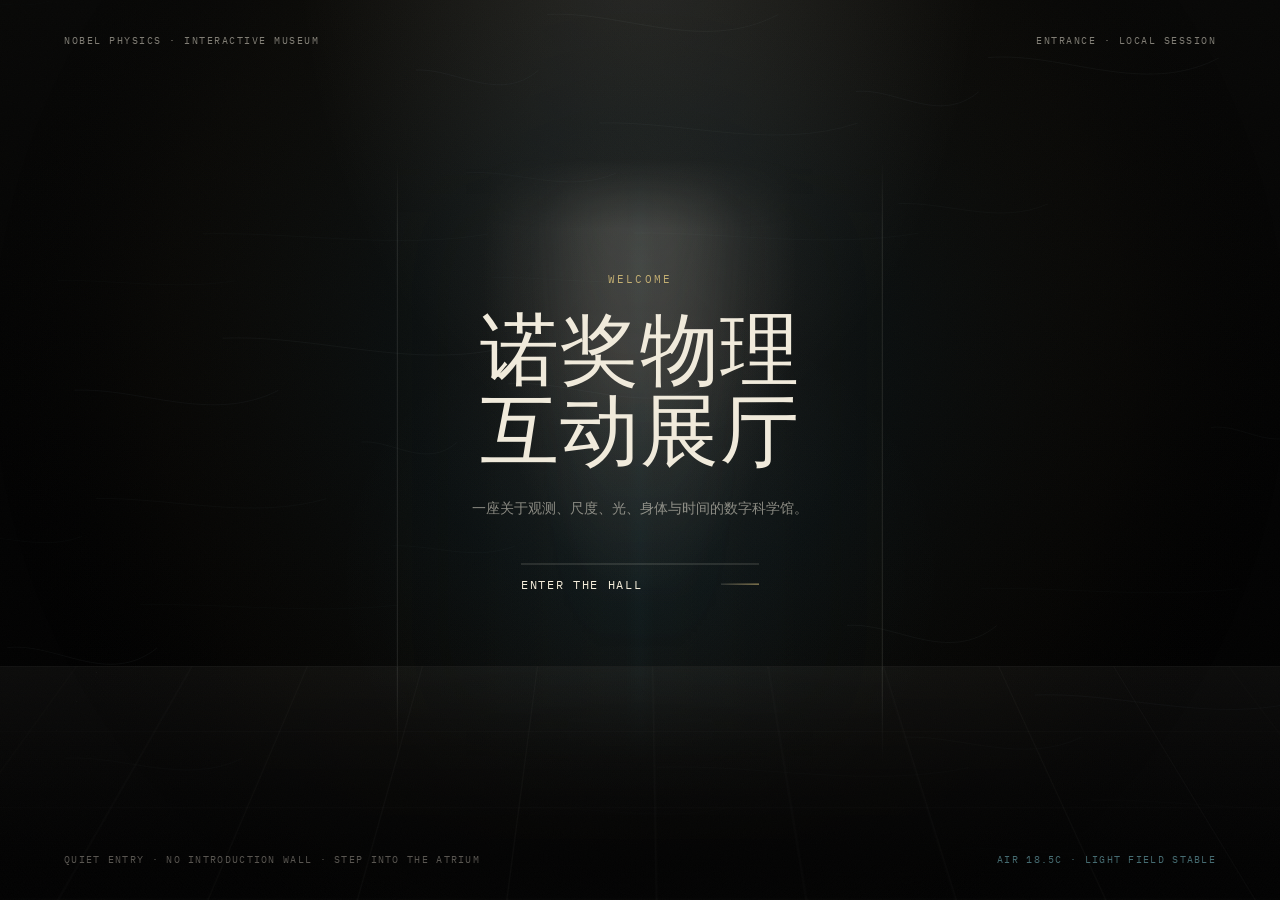
<file: index.html>
<!doctype html>
<html lang="zh-CN">
<head>
  <meta charset="utf-8" />
  <meta http-equiv="refresh" content="0;url=./prototype/index.html" />
  <title>诺奖物理互动展厅</title>
</head>
<body>
  <p>正在进入诺奖物理互动展厅……<br><a href="./prototype/index.html">如果未自动跳转，请点击这里</a></p>
</body>
</html>
</file>
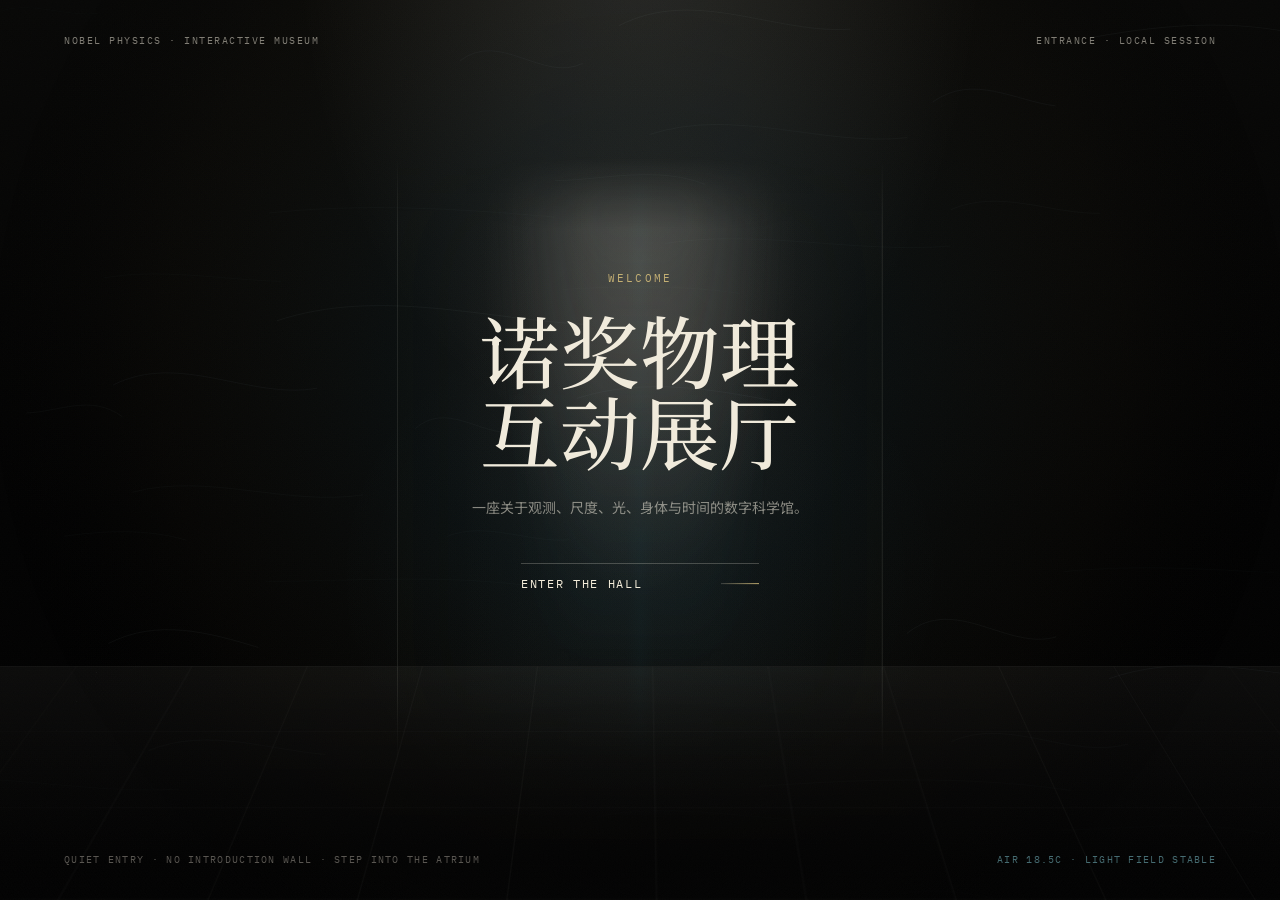
<file: prototype/index.html>
<!doctype html>
<html lang="zh-CN">
<head>
  <meta charset="utf-8" />
  <meta name="viewport" content="width=device-width, initial-scale=1" />
  <title>诺奖物理互动展厅 · 入口</title>
  <link rel="icon" href="data:image/svg+xml,%3Csvg xmlns='http://www.w3.org/2000/svg' viewBox='0 0 64 64'%3E%3Crect width='64' height='64' fill='%23020202'/%3E%3Cpath d='M20 52V12h24v40' fill='none' stroke='%23d8c07a' stroke-width='3'/%3E%3Cpath d='M28 52V24h8v28' fill='none' stroke='%238fddea' stroke-width='2'/%3E%3C/svg%3E">
  <link rel="preconnect" href="https://fonts.googleapis.com">
  <link rel="preconnect" href="https://fonts.gstatic.com" crossorigin>
  <link href="https://fonts.googleapis.com/css2?family=IBM+Plex+Mono:wght@400;500;600&family=Noto+Serif+SC:wght@500;700&family=Noto+Sans+SC:wght@400;500;700&display=swap" rel="stylesheet">
  <style>
    :root {
      --bg: #020202;
      --ink: #f0eadb;
      --muted: rgba(240,234,219,.52);
      --gold: #d8c07a;
      --cyan: #8fddea;
      --mono: "IBM Plex Mono", monospace;
      --serif: "Noto Serif SC", serif;
      --sans: "Noto Sans SC", sans-serif;
    }
    * { box-sizing: border-box; }
    html, body { margin: 0; min-height: 100%; background: var(--bg); color: var(--ink); }
    body { font-family: var(--sans); overflow: hidden; }
    a { color: inherit; text-decoration: none; }
    .entrance {
      position: relative;
      width: 100vw;
      height: 100vh;
      min-width: 1024px;
      min-height: 680px;
      overflow: hidden;
      isolation: isolate;
      background:
        radial-gradient(ellipse at 50% -8%, rgba(238,233,220,.12), transparent 38%),
        radial-gradient(ellipse at 50% 64%, rgba(143,221,234,.045), transparent 34%),
        linear-gradient(180deg, #070706 0%, #020202 58%, #000 100%);
    }
    canvas {
      position: absolute;
      inset: 0;
      z-index: 1;
      width: 100%;
      height: 100%;
    }
    .architecture {
      position: absolute;
      inset: 0;
      z-index: 2;
      pointer-events: none;
      perspective: 1400px;
    }
    .threshold {
      position: absolute;
      left: 50%;
      top: 50%;
      width: min(38vw, 520px);
      height: min(68vh, 650px);
      transform: translate(-50%, -48%);
      border-left: 1px solid rgba(238,233,220,.12);
      border-right: 1px solid rgba(238,233,220,.12);
      background:
        linear-gradient(90deg, transparent, rgba(238,233,220,.018) 47%, rgba(143,221,234,.035) 50%, rgba(238,233,220,.018) 53%, transparent),
        radial-gradient(ellipse at 50% 18%, rgba(238,233,220,.13), transparent 46%);
      box-shadow:
        inset 0 0 120px rgba(238,233,220,.018),
        0 0 180px rgba(143,221,234,.040);
      mask-image: linear-gradient(180deg, transparent, #000 12%, #000 88%, transparent);
    }
    .threshold::before {
      content: "";
      position: absolute;
      left: 50%;
      top: 0;
      width: 38%;
      height: 100%;
      transform: translateX(-50%);
      background: linear-gradient(180deg, rgba(238,233,220,.14), rgba(143,221,234,.050) 46%, transparent 88%);
      filter: blur(32px);
      opacity: .76;
      animation: coolAir 7s ease-in-out infinite alternate;
    }
    .floor {
      position: absolute;
      left: -12vw;
      right: -12vw;
      bottom: -28vh;
      height: 54vh;
      transform: rotateX(68deg);
      transform-origin: 50% 0;
      border-top: 1px solid rgba(238,233,220,.07);
      background: linear-gradient(180deg, rgba(238,233,220,.045), rgba(2,2,2,.82) 62%);
    }
    .floor::before {
      content: "";
      position: absolute;
      inset: 0;
      background-image:
        linear-gradient(90deg, rgba(238,233,220,.04) 1px, transparent 1px),
        linear-gradient(rgba(238,233,220,.026) 1px, transparent 1px);
      background-size: 9vw 9vw;
      mask-image: linear-gradient(90deg, transparent, #000 24%, #000 76%, transparent);
    }
    .grain {
      position: absolute;
      inset: 0;
      z-index: 30;
      opacity: .07;
      pointer-events: none;
      mix-blend-mode: screen;
      background-image: url("data:image/svg+xml,%3Csvg xmlns='http://www.w3.org/2000/svg' width='180' height='180'%3E%3Cfilter id='n'%3E%3CfeTurbulence type='fractalNoise' baseFrequency='.82' numOctaves='3' stitchTiles='stitch'/%3E%3C/filter%3E%3Crect width='180' height='180' filter='url(%23n)' opacity='.25'/%3E%3C/svg%3E");
    }
    .topline {
      position: absolute;
      left: clamp(44px, 5vw, 84px);
      right: clamp(44px, 5vw, 84px);
      top: 34px;
      z-index: 8;
      display: flex;
      justify-content: space-between;
      color: rgba(240,234,219,.52);
      font-family: var(--mono);
      font-size: 10px;
      letter-spacing: .15em;
    }
    .identity {
      position: absolute;
      z-index: 8;
      left: 50%;
      top: 48%;
      width: min(680px, 58vw);
      transform: translate(-50%, -50%);
      text-align: center;
    }
    .kicker {
      color: rgba(216,192,122,.86);
      font-family: var(--mono);
      font-size: 11px;
      letter-spacing: .20em;
      margin-bottom: 24px;
    }
    h1 {
      margin: 0;
      font-family: var(--serif);
      font-weight: 500;
      font-size: clamp(52px, 6.2vw, 96px);
      line-height: 1.02;
      letter-spacing: .01em;
      text-wrap: pretty;
    }
    .identity p {
      width: min(420px, 100%);
      margin: 24px auto 0;
      color: rgba(240,234,219,.54);
      font-size: 14px;
      line-height: 1.85;
      text-wrap: pretty;
    }
    .enter {
      display: inline-grid;
      grid-template-columns: 1fr auto;
      align-items: center;
      gap: 20px;
      margin-top: 42px;
      padding: 12px 0 0;
      min-width: 238px;
      border-top: 1px solid rgba(238,233,220,.24);
      color: #f4edda;
      font-family: var(--mono);
      font-size: 12px;
      letter-spacing: .14em;
      text-align: left;
      transition: border-color .28s, transform .28s cubic-bezier(.16,1,.3,1), color .28s;
    }
    .enter i {
      width: 38px;
      height: 1px;
      background: linear-gradient(90deg, rgba(238,233,220,.20), rgba(216,192,122,.86));
      transform-origin: 100% 50%;
      transition: transform .28s cubic-bezier(.16,1,.3,1);
    }
    .enter:hover {
      color: #fff7df;
      border-color: rgba(216,192,122,.60);
      transform: translateY(-2px);
    }
    .enter:hover i { transform: scaleX(1.45); }
    .caption {
      position: absolute;
      left: clamp(44px, 5vw, 84px);
      bottom: 34px;
      z-index: 8;
      color: rgba(240,234,219,.36);
      font-family: var(--mono);
      font-size: 10px;
      letter-spacing: .13em;
    }
    .temperature {
      position: absolute;
      right: clamp(44px, 5vw, 84px);
      bottom: 34px;
      z-index: 8;
      color: rgba(143,221,234,.48);
      font-family: var(--mono);
      font-size: 10px;
      letter-spacing: .13em;
    }
    .veil {
      position: fixed;
      inset: 0;
      z-index: 100;
      pointer-events: none;
      opacity: 0;
      background: #000;
    }
    .veil.active { opacity: 1; animation: enterVeil .86s cubic-bezier(.76,0,.24,1) forwards; }
    .veil::before {
      content: "";
      position: absolute;
      left: 50%;
      top: 50%;
      width: min(24vw, 320px);
      height: 72vh;
      transform: translate(-50%, -50%) scaleX(.22);
      background: radial-gradient(ellipse at center, rgba(238,233,220,.34), rgba(143,221,234,.10) 42%, transparent 72%);
      filter: blur(18px);
      opacity: 0;
    }
    .veil.active::before { animation: doorOpen .82s cubic-bezier(.16,1,.3,1) forwards; }
    .entrance.is-leaving .identity,
    .entrance.is-leaving .topline,
    .entrance.is-leaving .caption,
    .entrance.is-leaving .temperature { opacity: 0; transition: opacity .52s ease; }
    .entrance.is-leaving .threshold { transform: translate(-50%, -48%) scale(1.08); transition: transform .86s cubic-bezier(.16,1,.3,1); }
    @keyframes coolAir {
      from { opacity: .46; transform: translateX(-50%) scaleX(.82); }
      to { opacity: .82; transform: translateX(-50%) scaleX(1.10); }
    }
    @keyframes doorOpen {
      0% { opacity: 0; transform: translate(-50%, -50%) scaleX(.18); }
      24% { opacity: .82; }
      100% { opacity: .38; transform: translate(-50%, -50%) scaleX(6); }
    }
    @keyframes enterVeil {
      0% { background: rgba(0,0,0,0); }
      68% { background: rgba(0,0,0,.22); }
      100% { background: rgba(0,0,0,1); }
    }
    @media (prefers-reduced-motion: reduce) {
      *, *::before, *::after { animation: none !important; transition: none !important; }
    }
  </style>
  <link rel="stylesheet" href="./mobile.css?v=20260630-mobile7" />
</head>
<body>
  <main class="entrance" id="entrance">
    <canvas id="airCanvas"></canvas>
    <div class="architecture" aria-hidden="true">
      <div class="threshold"></div>
      <div class="floor"></div>
    </div>
    <div class="grain"></div>
    <header class="topline">
      <span>NOBEL PHYSICS · INTERACTIVE MUSEUM</span>
      <span>ENTRANCE · LOCAL SESSION</span>
    </header>
    <section class="identity">
      <div class="kicker">WELCOME</div>
      <h1>诺奖物理<br>互动展厅</h1>
      <p>一座关于观测、尺度、光、身体与时间的数字科学馆。</p>
      <a class="enter" href="./hall.html" id="enterLink"><span>ENTER THE HALL</span><i></i></a>
    </section>
    <div class="caption">QUIET ENTRY · NO INTRODUCTION WALL · STEP INTO THE ATRIUM</div>
    <div class="temperature">AIR 18.5C · LIGHT FIELD STABLE</div>
    <div class="veil" id="veil" aria-hidden="true"></div>
  </main>

  <script>
    const entrance = document.getElementById("entrance");
    const canvas = document.getElementById("airCanvas");
    const ctx = canvas.getContext("2d");
    let width = 0;
    let height = 0;
    let mx = .5;
    let my = .5;
    const streams = Array.from({ length: 32 }, (_, i) => ({
      x: (i * 37 % 100) / 100,
      y: (i * 61 % 100) / 100,
      speed: .000014 + (i % 7) * .000004,
      length: 92 + (i % 9) * 26,
      bend: 10 + (i % 6) * 6,
      alpha: .014 + (i % 6) * .005
    }));
    function resize() {
      width = window.innerWidth;
      height = window.innerHeight;
      canvas.width = width;
      canvas.height = height;
    }
    function draw(now = 0) {
      ctx.clearRect(0, 0, width, height);
      const cx = width * (.50 + (mx - .5) * .012);
      const cy = height * (.40 + (my - .5) * .010);
      const glow = ctx.createRadialGradient(cx, cy, 20, cx, cy, Math.max(width, height) * .52);
      glow.addColorStop(0, "rgba(238,233,220,.11)");
      glow.addColorStop(.34, "rgba(143,221,234,.052)");
      glow.addColorStop(.72, "rgba(216,192,122,.020)");
      glow.addColorStop(1, "rgba(0,0,0,0)");
      ctx.fillStyle = glow;
      ctx.fillRect(0, 0, width, height);
      ctx.lineWidth = 1;
      for (const s of streams) {
        const drift = now * s.speed;
        const x = ((s.x + drift * .22 + Math.sin(drift * 3 + s.y * 8) * .018) % 1) * width;
        const y = (s.y + Math.sin(drift * 7 + s.x * 9) * .014) * height;
        ctx.strokeStyle = `rgba(194,230,232,${s.alpha})`;
        ctx.beginPath();
        ctx.moveTo(x - s.length * .52, y);
        ctx.bezierCurveTo(
          x - s.length * .18,
          y - Math.sin(drift * 8) * s.bend,
          x + s.length * .18,
          y + Math.cos(drift * 6) * s.bend,
          x + s.length * .52,
          y + Math.sin(drift * 5) * 4
        );
        ctx.stroke();
      }
      requestAnimationFrame(draw);
    }
    entrance.addEventListener("pointermove", (event) => {
      mx = event.clientX / window.innerWidth;
      my = event.clientY / window.innerHeight;
    });
    document.getElementById("enterLink").addEventListener("click", (event) => {
      event.preventDefault();
      entrance.classList.add("is-leaving");
      document.getElementById("veil").classList.add("active");
      sessionStorage.setItem("museumTransition", "soft");
      window.setTimeout(() => { window.location.href = `./hall.html${window.location.search || ""}`; }, 720);
    });
    window.addEventListener("resize", resize);
    resize();
    requestAnimationFrame(draw);
  </script>
</body>
</html>
</file>
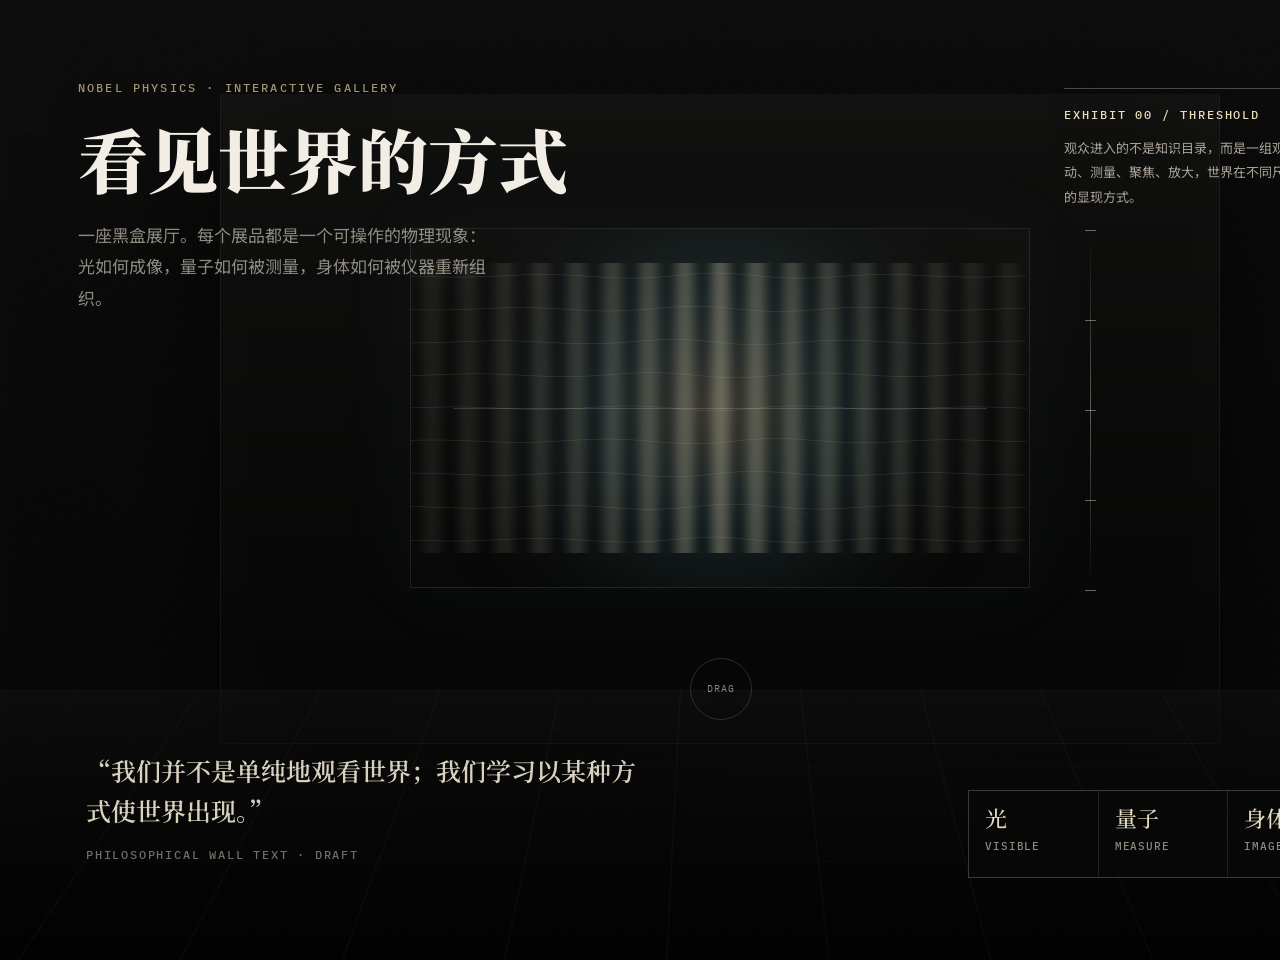
<file: concept-visuals/concept_a_refined.html>
<!doctype html>
<html lang="zh-CN">
<head>
<meta charset="utf-8" />
<meta name="viewport" content="width=device-width, initial-scale=1" />
<title>Refined Dark Gallery Concept</title>
<link rel="preconnect" href="https://fonts.googleapis.com">
<link rel="preconnect" href="https://fonts.gstatic.com" crossorigin>
<link href="https://fonts.googleapis.com/css2?family=IBM+Plex+Mono:wght@400;500&family=Noto+Serif+SC:wght@600;900&family=Noto+Sans+SC:wght@400;500&display=swap" rel="stylesheet">
<style>
  * { box-sizing: border-box; }
  html, body { margin: 0; width: 100%; height: 100%; background: #020202; }
  body { display: grid; place-items: start; }
  .board {
    width: 1440px;
    height: 960px;
    overflow: hidden;
    position: relative;
    color: #ece9df;
    background:
      radial-gradient(circle at 51% 46%, rgba(210, 194, 142, .10), transparent 18%),
      radial-gradient(circle at 58% 60%, rgba(70, 154, 170, .08), transparent 28%),
      linear-gradient(180deg, #070706 0%, #020202 64%, #000 100%);
    font-family: "Noto Sans SC", sans-serif;
  }
  .grain {
    position:absolute; inset:0; opacity:.18; mix-blend-mode: screen;
    background-image:url("data:image/svg+xml,%3Csvg xmlns='http://www.w3.org/2000/svg' width='180' height='180'%3E%3Cfilter id='n'%3E%3CfeTurbulence type='fractalNoise' baseFrequency='.82' numOctaves='3' stitchTiles='stitch'/%3E%3C/filter%3E%3Crect width='180' height='180' filter='url(%23n)' opacity='.35'/%3E%3C/svg%3E");
  }
  .room {
    position:absolute; inset:0;
    perspective: 1200px;
  }
  .back-wall {
    position:absolute; left:220px; top:94px; width:1000px; height:650px;
    background: linear-gradient(180deg, rgba(16,16,15,.98), rgba(5,5,5,.96));
    border:1px solid rgba(255,255,255,.055);
    box-shadow: inset 0 0 120px rgba(255,255,255,.025), 0 40px 140px rgba(0,0,0,.65);
  }
  .floor {
    position:absolute; left:-160px; right:-160px; bottom:-250px; height:520px;
    background: linear-gradient(180deg, rgba(18,18,17,.45), #020202 62%);
    transform: rotateX(65deg);
    transform-origin: 50% 0;
    border-top: 1px solid rgba(255,255,255,.06);
  }
  .floor:before {
    content:""; position:absolute; inset:0;
    background-image: linear-gradient(90deg, rgba(255,255,255,.035) 1px, transparent 1px), linear-gradient(rgba(255,255,255,.025) 1px, transparent 1px);
    background-size: 120px 120px;
    mask-image: linear-gradient(90deg, transparent, #000 20%, #000 80%, transparent);
  }
  .light-cone {
    position:absolute; left:422px; top:80px; width:600px; height:650px;
    background: conic-gradient(from 180deg at 50% 0%, transparent 0 33%, rgba(228,216,177,.13) 41%, rgba(180,225,232,.08) 50%, rgba(228,216,177,.13) 59%, transparent 67% 100%);
    filter: blur(18px);
    opacity:.82;
    mix-blend-mode: screen;
  }
  .installation {
    position:absolute; left:410px; top:228px; width:620px; height:360px;
    border:1px solid rgba(236,233,223,.10);
    background: linear-gradient(180deg, rgba(255,255,255,.018), rgba(255,255,255,.006));
    box-shadow: 0 0 80px rgba(113,195,203,.05);
  }
  canvas { position:absolute; left:410px; top:228px; width:620px; height:360px; }
  .installation:before, .installation:after {
    content:""; position:absolute; left:42px; right:42px; height:1px; background:rgba(236,233,223,.16);
  }
  .installation:before { top:50%; }
  .installation:after { top:calc(50% + 78px); opacity:.07; }
  .measure {
    position:absolute; left:1090px; top:230px; height:360px; width:1px;
    background: linear-gradient(transparent, rgba(236,233,223,.36), transparent);
  }
  .measure i { position:absolute; left:-5px; width:11px; height:1px; background:rgba(236,233,223,.42); }
  .measure i:nth-child(1){top:0}.measure i:nth-child(2){top:90px}.measure i:nth-child(3){top:180px}.measure i:nth-child(4){top:270px}.measure i:nth-child(5){top:360px}
  .title {
    position:absolute; left:78px; top:82px; width:520px;
  }
  .kicker { font: 500 12px/1 "IBM Plex Mono"; letter-spacing:.18em; color:#9f9474; margin-bottom:28px; }
  h1 { margin:0; font:900 70px/1.04 "Noto Serif SC"; letter-spacing:0; color:#f2eee5; text-wrap:pretty; }
  .dek { margin-top:24px; width:420px; color:#8f8b81; font-size:17px; line-height:1.85; }
  .wall-label {
    position:absolute; right:90px; top:88px; width:286px;
    color:#aaa399; font-size:13px; line-height:1.9;
    border-top:1px solid rgba(236,233,223,.28); padding-top:18px;
  }
  .wall-label b { display:block; color:#e9dfbc; font:500 12px/1.4 "IBM Plex Mono"; letter-spacing:.16em; margin-bottom:12px; }
  .quote {
    position:absolute; left:86px; bottom:98px; width:560px;
    font:600 25px/1.6 "Noto Serif SC"; color:#d8d1bf;
  }
  .quote span { display:block; margin-top:18px; color:#716d66; font:500 12px/1.2 "IBM Plex Mono"; letter-spacing:.15em; }
  .nav {
    position:absolute; right:82px; bottom:82px; width:390px;
    display:grid; grid-template-columns: repeat(3, 1fr); gap:1px;
    border:1px solid rgba(236,233,223,.12); background:rgba(236,233,223,.12);
  }
  .nav div { min-height:86px; background:rgba(3,3,3,.82); padding:16px; color:#8e897f; font:500 11px/1.4 "IBM Plex Mono"; letter-spacing:.08em; }
  .nav strong { display:block; color:#e6dcc0; font:500 22px/1 "Noto Serif SC"; letter-spacing:0; margin-bottom:10px; }
  .cursor-hint {
    position:absolute; left:690px; top:658px; width:62px; height:62px; border-radius:50%;
    border:1px solid rgba(236,233,223,.16); color:#8a867c; display:grid; place-items:center;
    font:400 10px/1 "IBM Plex Mono"; letter-spacing:.12em;
  }
</style>
</head>
<body>
  <main class="board">
    <div class="grain"></div>
    <div class="room"><div class="back-wall"></div><div class="floor"></div></div>
    <div class="light-cone"></div>
    <section class="title">
      <div class="kicker">NOBEL PHYSICS · INTERACTIVE GALLERY</div>
      <h1>看见世界的方式</h1>
      <p class="dek">一座黑盒展厅。每个展品都是一个可操作的物理现象：光如何成像，量子如何被测量，身体如何被仪器重新组织。</p>
    </section>
    <div class="wall-label"><b>EXHIBIT 00 / THRESHOLD</b>观众进入的不是知识目录，而是一组观测条件。拖动、测量、聚焦、放大，世界在不同尺度上改变它的显现方式。</div>
    <div class="installation"></div>
    <canvas id="interference" width="1240" height="720"></canvas>
    <div class="measure"><i></i><i></i><i></i><i></i><i></i></div>
    <div class="cursor-hint">DRAG</div>
    <div class="quote">“我们并不是单纯地观看世界；我们学习以某种方式使世界出现。”<span>PHILOSOPHICAL WALL TEXT · DRAFT</span></div>
    <nav class="nav"><div><strong>光</strong>VISIBLE</div><div><strong>量子</strong>MEASURE</div><div><strong>身体</strong>IMAGE</div></nav>
  </main>
<script>
const canvas = document.getElementById('interference');
const ctx = canvas.getContext('2d');
const w = canvas.width, h = canvas.height;
ctx.clearRect(0,0,w,h);
const grad = ctx.createRadialGradient(w*.5,h*.5,20,w*.5,h*.5,w*.5);
grad.addColorStop(0,'rgba(233,223,188,.20)');
grad.addColorStop(.36,'rgba(110,191,202,.12)');
grad.addColorStop(1,'rgba(0,0,0,0)');
ctx.fillStyle = grad; ctx.fillRect(0,0,w,h);
for(let x=0; x<w; x+=2){
  const dx = (x-w/2)/w;
  const amp = Math.pow(Math.cos(dx*54),2) * Math.exp(-Math.abs(dx)*3.1);
  const a = amp*.42;
  ctx.fillStyle = `rgba(230,221,190,${a})`;
  ctx.fillRect(x, 70, 1.4, h-140);
}
ctx.strokeStyle = 'rgba(236,233,223,.16)';
ctx.lineWidth = 1;
for(let i=0;i<9;i++){
  const y = 96 + i*66;
  ctx.beginPath();
  for(let x=0;x<w;x+=8){
    const yy = y + Math.sin(x*.018+i*.8)*6*Math.exp(-Math.abs(x-w/2)/520);
    if(x===0) ctx.moveTo(x,yy); else ctx.lineTo(x,yy);
  }
  ctx.stroke();
}
ctx.fillStyle = 'rgba(240,235,218,.70)';
for(let i=0;i<120;i++){
  const x = Math.random()*w;
  const y = 80 + Math.random()*(h-160);
  const dx = Math.abs(x-w/2)/w;
  const alpha = Math.max(0, .55-dx) * Math.random();
  ctx.globalAlpha = alpha;
  ctx.fillRect(x,y,1.2,1.2);
}
ctx.globalAlpha = 1;
</script>
</body>
</html>
</file>
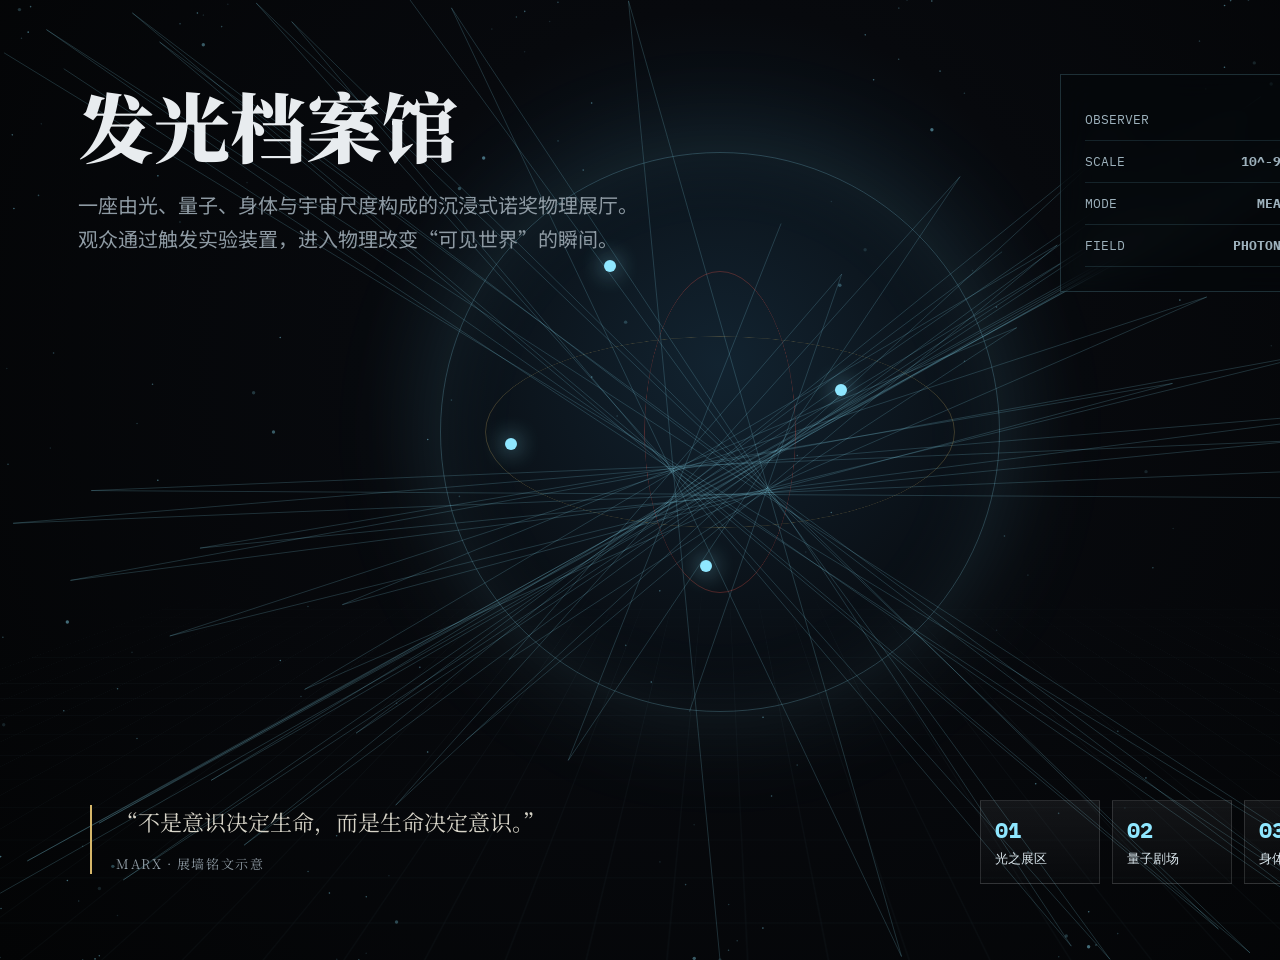
<file: concept-visuals/concept_boards.html>
<!doctype html>
<html lang="zh-CN">
<head>
<meta charset="utf-8" />
<meta name="viewport" content="width=device-width, initial-scale=1" />
<title>Nobel Physics Gallery Concept Boards</title>
<link rel="preconnect" href="https://fonts.googleapis.com">
<link rel="preconnect" href="https://fonts.gstatic.com" crossorigin>
<link href="https://fonts.googleapis.com/css2?family=IBM+Plex+Mono:wght@400;500;600&family=Noto+Serif+SC:wght@500;700;900&family=Noto+Sans+SC:wght@400;500;700&display=swap" rel="stylesheet">
<style>
  :root { --w: 1440px; --h: 960px; }
  * { box-sizing: border-box; }
  body { margin: 0; background: #111; font-family: "Noto Sans SC", sans-serif; }
  .board { width: var(--w); height: var(--h); position: relative; overflow: hidden; display: none; }
  .board.active { display: block; }
  .mono { font-family: "IBM Plex Mono", monospace; }
  .serif { font-family: "Noto Serif SC", serif; }

  /* A */
  #a { background: radial-gradient(circle at 50% 38%, #122330 0%, #07090d 38%, #030405 100%); color: #e8ecef; }
  #a canvas { position: absolute; inset: 0; width: 100%; height: 100%; }
  #a .grid { position:absolute; inset:-20%; background-image: linear-gradient(rgba(143,231,255,.10) 1px, transparent 1px), linear-gradient(90deg, rgba(143,231,255,.10) 1px, transparent 1px); background-size: 54px 54px; transform: perspective(700px) rotateX(62deg) translateY(220px); transform-origin: 50% 72%; opacity:.28; mask-image: linear-gradient(transparent, #000 28%, #000 78%, transparent); }
  #a .orb { position:absolute; width: 560px; height:560px; border-radius:50%; left:440px; top:152px; border:1px solid rgba(143,231,255,.25); box-shadow: inset 0 0 80px rgba(143,231,255,.08), 0 0 120px rgba(143,231,255,.12); }
  #a .orb:before, #a .orb:after { content:""; position:absolute; inset:44px; border:1px solid rgba(214,183,106,.25); border-radius:50%; transform: rotateX(66deg); }
  #a .orb:after { inset:118px; border-color: rgba(255,90,78,.28); transform: rotateY(62deg); }
  #a .node { position:absolute; width: 12px; height: 12px; border-radius:50%; background:#8fe7ff; box-shadow:0 0 22px #8fe7ff; }
  #a .n1{left:604px;top:260px}.n2{left:835px;top:384px;background:#d6b76a;box-shadow:0 0 24px #d6b76a}.n3{left:700px;top:560px}.n4{left:505px;top:438px;background:#ff5a4e;box-shadow:0 0 22px #ff5a4e}
  #a .title { position:absolute; left:78px; top:86px; width: 720px; }
  #a h1 { margin:0; font:900 76px/1.02 "Noto Serif SC"; letter-spacing:0; text-wrap:pretty; }
  #a .sub { margin-top: 24px; color:#8e9aa3; font-size:20px; line-height:1.7; width:560px; }
  #a .hud { position:absolute; right:70px; top:74px; width:310px; border:1px solid rgba(143,231,255,.18); background:rgba(5,8,12,.38); backdrop-filter: blur(18px); padding:24px; }
  #a .hud .row { display:flex; justify-content:space-between; border-bottom:1px solid rgba(143,231,255,.12); padding:12px 0; color:#9db1bc; font-size:13px; }
  #a .quote { position:absolute; left:90px; bottom:86px; width:520px; border-left:2px solid #d6b76a; padding-left:24px; color:#d7d4c8; font-size:22px; line-height:1.55; }
  #a .quote span { display:block; margin-top:15px; color:#8e9aa3; font-size:13px; letter-spacing:.12em; }
  #a .dock { position:absolute; right:76px; bottom:76px; display:grid; grid-template-columns:repeat(3, 120px); gap:12px; }
  #a .tile { height:84px; border:1px solid rgba(232,236,239,.14); background:linear-gradient(180deg, rgba(255,255,255,.06), rgba(255,255,255,.015)); padding:14px; color:#dce8ee; font-size:13px; }
  #a .tile b { display:block; font-size:22px; color:#8fe7ff; margin-bottom:6px; }

  /* B */
  #b { background:#f7f6f1; color:#161616; }
  #b:before { content:""; position:absolute; inset:0; background-image: linear-gradient(#dedbd1 1px, transparent 1px), linear-gradient(90deg, #dedbd1 1px, transparent 1px); background-size: 72px 72px; opacity:.34; }
  #b .plinth { position:absolute; left:420px; top:190px; width:600px; height:540px; background:linear-gradient(180deg, rgba(255,255,255,.82), rgba(237,236,229,.72)); border:1px solid #d9d6ca; box-shadow:0 42px 90px rgba(30,28,20,.12); }
  #b .specimen { position:absolute; left:535px; top:262px; width:370px; height:370px; border-radius:50%; background: radial-gradient(circle at 50% 50%, rgba(134,186,214,.18), rgba(134,186,214,.04) 40%, transparent 62%); border:1px solid rgba(20,20,20,.12); }
  #b .wave { position:absolute; left:482px; top:352px; width:475px; height:160px; border-top:2px solid #111; border-bottom:2px solid #111; opacity:.18; filter: blur(.2px); clip-path: polygon(0 50%, 8% 30%, 16% 68%, 24% 34%, 32% 62%, 40% 38%, 48% 58%, 56% 42%, 64% 55%, 72% 45%, 80% 52%, 88% 48%, 100% 50%, 100% 100%, 0 100%); }
  #b .title { position:absolute; left:82px; top:78px; width:600px; }
  #b h1 { margin:0; font:900 66px/1.05 "Noto Serif SC"; letter-spacing:0; }
  #b .sub { margin-top:24px; font-size:18px; line-height:1.85; color:#5d5a53; width:460px; }
  #b .caption { position:absolute; right:94px; top:104px; width:300px; font-size:14px; line-height:1.8; color:#67635b; border-top:1px solid #161616; padding-top:18px; }
  #b .controls { position:absolute; left:90px; bottom:92px; display:flex; gap:34px; align-items:end; }
  #b .dial { width:132px; height:132px; border:1px solid #1b1b1b; border-radius:50%; position:relative; background:#fbfaf6; }
  #b .dial:after { content:""; position:absolute; left:64px; top:20px; width:2px; height:48px; background:#111; transform:rotate(34deg); transform-origin:bottom; }
  #b .label { font-size:12px; color:#6b675f; margin-top:12px; letter-spacing:.08em; }
  #b .quote { position:absolute; right:102px; bottom:110px; width:392px; font:500 25px/1.6 "Noto Serif SC"; color:#25231f; }
  #b .quote span { display:block; font:500 12px/1.2 "IBM Plex Mono"; color:#8b8679; margin-top:16px; letter-spacing:.14em; }
  #b .mark { position:absolute; left:50%; bottom:52px; transform:translateX(-50%); color:#8e897d; font-size:12px; letter-spacing:.2em; }

  /* C */
  #c { background:#0b0a07; color:#f4d58a; font-family:"IBM Plex Mono", monospace; }
  #c:before { content:""; position:absolute; inset:0; background-image: linear-gradient(rgba(244,213,138,.07) 1px, transparent 1px), linear-gradient(90deg, rgba(244,213,138,.07) 1px, transparent 1px); background-size: 24px 24px; }
  #c:after { content:""; position:absolute; inset:0; background: radial-gradient(circle at 70% 35%, rgba(244,213,138,.11), transparent 28%), linear-gradient(180deg, transparent, rgba(0,0,0,.34)); }
  #c .frame { position:absolute; inset:50px; border:1px solid rgba(244,213,138,.42); }
  #c .frame:before, #c .frame:after { content:""; position:absolute; inset:18px; border:1px solid rgba(244,213,138,.16); }
  #c .topbar { position:absolute; left:78px; right:78px; top:72px; display:flex; justify-content:space-between; font-size:13px; color:#b89d62; letter-spacing:.08em; }
  #c .title { position:absolute; left:84px; top:120px; width:710px; }
  #c h1 { margin:0; font:700 58px/1.02 "Noto Serif SC"; color:#ffe3a1; }
  #c .sub { margin-top:22px; color:#bca66d; font-size:15px; line-height:1.75; width:570px; }
  #c .matrix { position:absolute; left:82px; bottom:88px; width:520px; display:grid; grid-template-columns:90px 1fr 78px; border-top:1px solid rgba(244,213,138,.4); border-left:1px solid rgba(244,213,138,.25); }
  #c .cell { min-height:46px; border-right:1px solid rgba(244,213,138,.25); border-bottom:1px solid rgba(244,213,138,.25); padding:12px 14px; color:#d8bd79; font-size:12px; }
  #c .scope { position:absolute; right:110px; top:186px; width:470px; height:470px; border:1px solid rgba(244,213,138,.35); border-radius:50%; }
  #c .scope:before { content:""; position:absolute; inset:48px; border:1px dashed rgba(244,213,138,.25); border-radius:50%; }
  #c .scope:after { content:""; position:absolute; left:50%; top:-30px; bottom:-30px; width:1px; background:rgba(244,213,138,.26); box-shadow:-170px 235px 0 rgba(244,213,138,.14), 170px 235px 0 rgba(244,213,138,.14); }
  #c .plot { position:absolute; right:142px; top:286px; width:405px; height:230px; border-left:1px solid rgba(244,213,138,.52); border-bottom:1px solid rgba(244,213,138,.52); }
  #c .plot svg { width:100%; height:100%; overflow:visible; }
  #c .side { position:absolute; right:86px; bottom:98px; width:410px; border-top:1px solid rgba(244,213,138,.55); padding-top:18px; color:#c6ad72; font-size:13px; line-height:1.85; }
  #c .quote { color:#ffe6ad; font-family:"Noto Serif SC"; font-size:23px; line-height:1.55; margin-bottom:18px; }
</style>
</head>
<body>
<section id="a" class="board active">
  <canvas id="particles"></canvas><div class="grid"></div><div class="orb"></div>
  <i class="node n1"></i><i class="node n2"></i><i class="node n3"></i><i class="node n4"></i>
  <div class="title"><h1>发光档案馆</h1><div class="sub">一座由光、量子、身体与宇宙尺度构成的沉浸式诺奖物理展厅。观众通过触发实验装置，进入物理改变“可见世界”的瞬间。</div></div>
  <div class="hud mono"><div class="row"><span>OBSERVER</span><b>ACTIVE</b></div><div class="row"><span>SCALE</span><b>10^-9 → 10^26</b></div><div class="row"><span>MODE</span><b>MEASUREMENT</b></div><div class="row"><span>FIELD</span><b>PHOTON / QUBIT</b></div></div>
  <div class="quote serif">“不是意识决定生命，而是生命决定意识。”<span>MARX · 展墙铭文示意</span></div>
  <div class="dock mono"><div class="tile"><b>01</b>光之展区</div><div class="tile"><b>02</b>量子剧场</div><div class="tile"><b>03</b>身体成像</div></div>
</section>
<section id="b" class="board">
  <div class="plinth"></div><div class="specimen"></div><div class="wave"></div>
  <div class="title"><h1>可见性的博物馆</h1><div class="sub">展厅像一组精密陈列的科学装置。物理现象以低噪声、高留白的方式呈现，观众通过少量参数调节观看“世界如何变得可见”。</div></div>
  <div class="caption mono">NOBEL PHYSICS COMMONS<br>SPECIMEN 09 / OPTICAL LIMIT<br>WAVELENGTH: 488 nm<br>RESOLUTION: VARIABLE<br>ANNOTATION: THEORY-LADEN OBSERVATION</div>
  <div class="controls"><div><div class="dial"></div><div class="label mono">WAVELENGTH</div></div><div><div class="dial"></div><div class="label mono">NOISE</div></div><div><div class="dial"></div><div class="label mono">FOCUS</div></div></div>
  <div class="quote">“我们从不观察自然本身，而只观察暴露在我们提问方式之下的自然。”<span>HEISENBERG · 展签示意</span></div>
  <div class="mark mono">QUIET SCIENCE GALLERY</div>
</section>
<section id="c" class="board">
  <div class="frame"></div><div class="topbar mono"><span>NOBEL PHYSICS ARCHIVAL TERMINAL</span><span>PUBLIC MODE / SESSION 07</span></div>
  <div class="title"><h1>诺奖物理档案终端</h1><div class="sub mono">A navigable archive of experiments, instruments, equations and philosophical annotations. Each exhibition is indexed by year, phenomenon, device, scale and consequence.</div></div>
  <div class="matrix mono"><div class="cell">1905</div><div class="cell">PHOTOELECTRIC EFFECT</div><div class="cell">LIGHT</div><div class="cell">1927</div><div class="cell">UNCERTAINTY / COMPLEMENTARITY</div><div class="cell">QUANTUM</div><div class="cell">1979</div><div class="cell">ELECTROWEAK UNIFICATION</div><div class="cell">FIELD</div><div class="cell">2017</div><div class="cell">GRAVITATIONAL WAVES</div><div class="cell">COSMOS</div></div>
  <div class="scope"></div><div class="plot"><svg viewBox="0 0 405 230"><polyline points="0,180 38,166 72,190 104,116 144,138 188,72 232,94 274,44 326,67 405,18" fill="none" stroke="#ffe3a1" stroke-width="2"/><path d="M0 160 C80 120 120 180 190 110 S310 42 405 74" fill="none" stroke="#ff5a4e" stroke-width="1.5" opacity=".8"/><g fill="#f4d58a"><circle cx="104" cy="116" r="4"/><circle cx="232" cy="94" r="4"/><circle cx="326" cy="67" r="4"/></g></svg></div>
  <div class="side"><div class="quote">“哲学的任务不是替科学立法，而是追问概念如何成为可能。”</div>ARCHIVE NOTE: 展区以编号、坐标、脚注和可操作图谱组织。适合强调课程关联、发展脉络与技术应用的精密可视化。</div>
</section>
<script>
const canvas = document.getElementById('particles');
const ctx = canvas.getContext('2d');
canvas.width = 1440; canvas.height = 960;
function draw(){
  ctx.clearRect(0,0,1440,960);
  ctx.fillStyle='rgba(143,231,255,.72)';
  for(let i=0;i<180;i++){
    const x=(Math.sin(i*47.1)*.5+.5)*1440;
    const y=(Math.cos(i*31.7)*.5+.5)*960;
    const r=(i%7===0)?1.7:.8;
    ctx.globalAlpha=(i%5)/9+.18;
    ctx.beginPath();ctx.arc(x,y,r,0,Math.PI*2);ctx.fill();
  }
  ctx.globalAlpha=.18; ctx.strokeStyle='#8fe7ff';
  for(let i=0;i<52;i++){
    const x1=(Math.sin(i*17.3)*.5+.5)*1440, y1=(Math.cos(i*13.1)*.5+.5)*960;
    const x2=(Math.sin((i+6)*17.3)*.5+.5)*1440, y2=(Math.cos((i+6)*13.1)*.5+.5)*960;
    ctx.beginPath();ctx.moveTo(x1,y1);ctx.lineTo(x2,y2);ctx.stroke();
  }
}
draw();
</script>
</body>
</html>
</file>
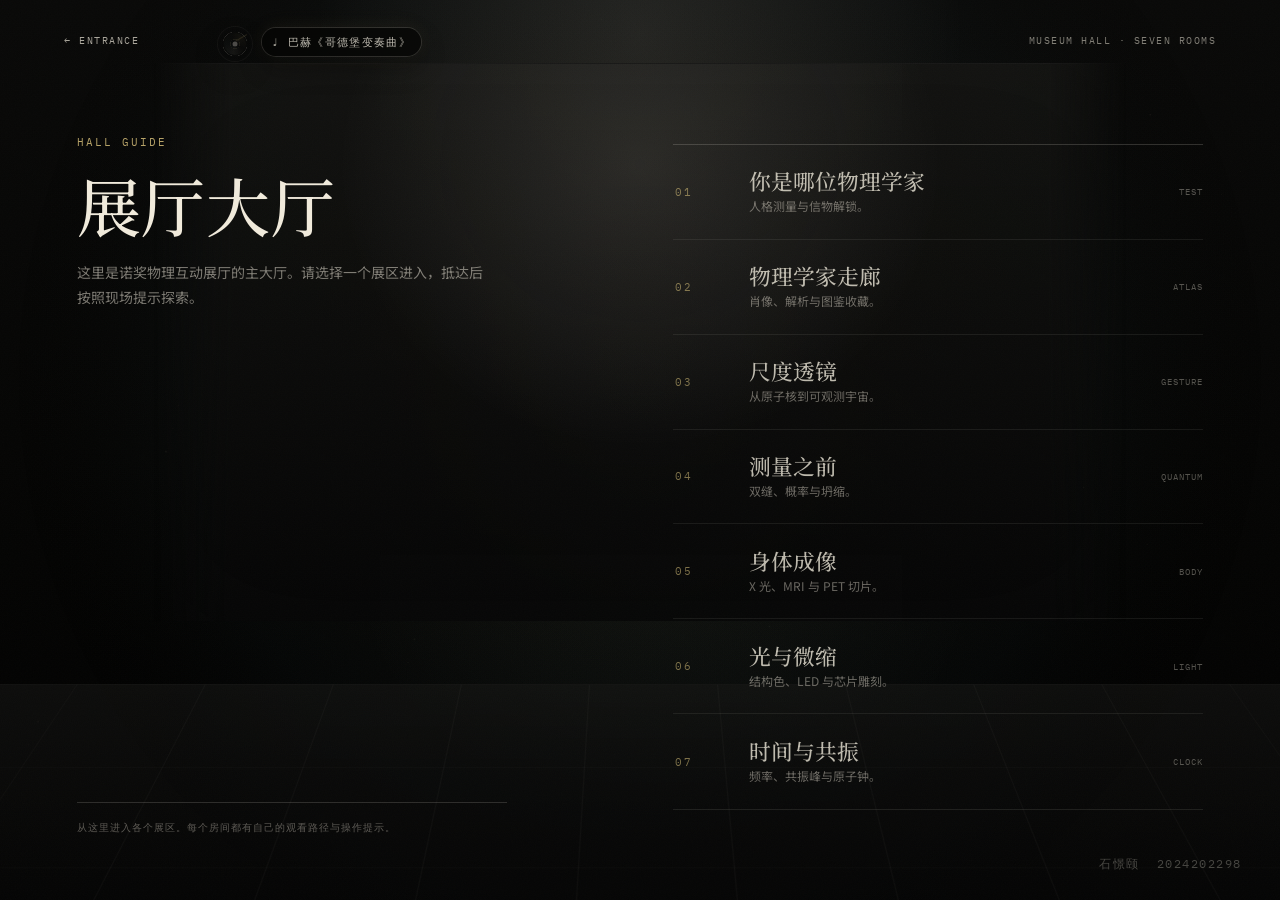
<file: prototype/hall.html>
<!doctype html>
<html lang="zh-CN">
<head>
  <meta charset="utf-8" />
  <meta name="viewport" content="width=device-width, initial-scale=1" />
  <title>诺奖物理互动展厅 · 大厅</title>
  <link rel="icon" href="data:image/svg+xml,%3Csvg xmlns='http://www.w3.org/2000/svg' viewBox='0 0 64 64'%3E%3Crect width='64' height='64' fill='%23020202'/%3E%3Cpath d='M14 44h36M20 32h24M26 20h12' stroke='%23d8c07a' stroke-width='3'/%3E%3C/svg%3E">
  <link rel="preconnect" href="https://fonts.googleapis.com">
  <link rel="preconnect" href="https://fonts.gstatic.com" crossorigin>
  <link href="https://fonts.googleapis.com/css2?family=IBM+Plex+Mono:wght@400;500;600&family=Noto+Serif+SC:wght@500;700&family=Noto+Sans+SC:wght@400;500;700&display=swap" rel="stylesheet">
  <link rel="stylesheet" href="./ambient-audio.css?v=20260630-audio7" />
  <style>
    :root {
      --bg: #030302;
      --ink: #f0eadb;
      --muted: rgba(240,234,219,.50);
      --line: rgba(238,233,220,.14);
      --gold: #d8c07a;
      --cyan: #8fddea;
      --mono: "IBM Plex Mono", monospace;
      --serif: "Noto Serif SC", serif;
      --sans: "Noto Sans SC", sans-serif;
    }
    * { box-sizing: border-box; }
    html, body { margin: 0; min-height: 100%; background: var(--bg); color: var(--ink); }
    body { font-family: var(--sans); overflow: hidden; }
    a { color: inherit; text-decoration: none; }
    .hall {
      position: relative;
      width: 100vw;
      height: 100vh;
      min-width: 1080px;
      min-height: 700px;
      overflow: hidden;
      isolation: isolate;
      background:
        radial-gradient(ellipse at 50% 4%, rgba(238,233,220,.10), transparent 36%),
        radial-gradient(ellipse at 52% 62%, rgba(143,221,234,.045), transparent 34%),
        linear-gradient(180deg, #080807 0%, #030302 62%, #000 100%);
    }
    canvas {
      position: absolute;
      inset: 0;
      z-index: 1;
      width: 100%;
      height: 100%;
    }
    .architecture {
      position: absolute;
      inset: 0;
      z-index: 2;
      pointer-events: none;
      perspective: 1300px;
      transform-origin: 50% 54%;
      transition: transform .88s cubic-bezier(.16,1,.3,1), opacity .76s ease, filter .76s ease;
    }
    .back-wall {
      position: absolute;
      left: 12vw;
      right: 12vw;
      top: 7vh;
      height: 62vh;
      background:
        radial-gradient(ellipse at 50% 18%, rgba(238,233,220,.11), transparent 44%),
        linear-gradient(180deg, rgba(18,18,16,.88), rgba(4,4,4,.94));
      border-top: 1px solid rgba(238,233,220,.08);
      box-shadow: inset 0 0 160px rgba(255,255,255,.018), 0 46px 160px rgba(0,0,0,.72);
      mask-image: linear-gradient(90deg, transparent, #000 8%, #000 92%, transparent);
    }
    .ceiling {
      position: absolute;
      left: 50%;
      top: 0;
      width: 58vw;
      height: 56vh;
      transform: translateX(-50%);
      background: conic-gradient(from 180deg at 50% 0%, transparent 0 35%, rgba(238,233,220,.13) 44%, rgba(143,221,234,.08) 50%, rgba(238,233,220,.13) 56%, transparent 66% 100%);
      filter: blur(24px);
      opacity: .72;
      mix-blend-mode: screen;
      animation: hallLight 8s ease-in-out infinite alternate;
    }
    .floor {
      position: absolute;
      left: -14vw;
      right: -14vw;
      bottom: -34vh;
      height: 58vh;
      transform: rotateX(65deg);
      transform-origin: 50% 0;
      border-top: 1px solid rgba(238,233,220,.06);
      background: linear-gradient(180deg, rgba(22,22,20,.50), #020202 68%);
    }
    .floor::before {
      content: "";
      position: absolute;
      inset: 0;
      background-image:
        linear-gradient(90deg, rgba(238,233,220,.035) 1px, transparent 1px),
        linear-gradient(rgba(238,233,220,.024) 1px, transparent 1px);
      background-size: 10vw 10vw;
      mask-image: linear-gradient(90deg, transparent, #000 20%, #000 80%, transparent);
    }
    .grain {
      position: absolute;
      inset: 0;
      z-index: 30;
      opacity: .08;
      pointer-events: none;
      mix-blend-mode: screen;
      background-image: url("data:image/svg+xml,%3Csvg xmlns='http://www.w3.org/2000/svg' width='180' height='180'%3E%3Cfilter id='n'%3E%3CfeTurbulence type='fractalNoise' baseFrequency='.84' numOctaves='3' stitchTiles='stitch'/%3E%3C/filter%3E%3Crect width='180' height='180' filter='url(%23n)' opacity='.26'/%3E%3C/svg%3E");
    }
    .topline {
      position: absolute;
      left: clamp(44px, 5vw, 84px);
      right: clamp(44px, 5vw, 84px);
      top: 34px;
      z-index: 8;
      display: flex;
      justify-content: space-between;
      color: rgba(240,234,219,.52);
      font-family: var(--mono);
      font-size: 10px;
      letter-spacing: .15em;
      transition: transform .78s cubic-bezier(.16,1,.3,1), opacity .62s ease, filter .62s ease;
    }
    .topline a { color: rgba(240,234,219,.70); }
    .title {
      position: absolute;
      left: clamp(54px, 6vw, 92px);
      top: clamp(104px, 15vh, 144px);
      z-index: 8;
      width: min(420px, 32vw);
      transition: transform .82s cubic-bezier(.16,1,.3,1), opacity .66s ease, filter .66s ease;
    }
    .kicker {
      color: rgba(216,192,122,.84);
      font-family: var(--mono);
      font-size: 11px;
      letter-spacing: .18em;
      margin-bottom: 22px;
    }
    h1 {
      margin: 0;
      font-family: var(--serif);
      font-size: clamp(44px, 5vw, 76px);
      font-weight: 500;
      line-height: 1.04;
      letter-spacing: .01em;
      text-wrap: pretty;
    }
    .title p {
      margin: 22px 0 0;
      color: var(--muted);
      font-size: 14px;
      line-height: 1.85;
      text-wrap: pretty;
    }
    .directory {
      position: absolute;
      right: clamp(56px, 6vw, 94px);
      top: clamp(112px, 16vh, 154px);
      bottom: clamp(70px, 10vh, 110px);
      z-index: 9;
      width: min(530px, 42vw);
      display: grid;
      grid-template-rows: repeat(7, minmax(0, 1fr));
      border-top: 1px solid rgba(238,233,220,.18);
      border-bottom: 1px solid rgba(238,233,220,.10);
      transition: transform .82s cubic-bezier(.16,1,.3,1), opacity .66s ease, filter .66s ease;
    }
    .entry {
      position: relative;
      display: grid;
      grid-template-columns: 54px 1fr auto;
      gap: 20px;
      align-items: center;
      min-height: 0;
      padding: 0 0 0 2px;
      border-bottom: 1px solid rgba(238,233,220,.08);
      color: rgba(240,234,219,.78);
      transition: color .24s ease, padding-left .24s cubic-bezier(.16,1,.3,1);
    }
    .entry:last-child { border-bottom: 0; }
    .entry::before {
      content: "";
      position: absolute;
      left: 0;
      top: 50%;
      width: 0;
      height: 1px;
      background: linear-gradient(90deg, rgba(216,192,122,.72), transparent);
      transition: width .24s cubic-bezier(.16,1,.3,1);
    }
    .entry small {
      color: rgba(216,192,122,.56);
      font-family: var(--mono);
      font-size: 11px;
      letter-spacing: .13em;
    }
    .entry strong {
      display: block;
      font-family: var(--serif);
      font-weight: 500;
      font-size: clamp(19px, 1.7vw, 25px);
      line-height: 1.1;
    }
    .entry span {
      display: block;
      margin-top: 5px;
      color: rgba(240,234,219,.42);
      font-size: 12px;
      line-height: 1.35;
    }
    .entry em {
      color: rgba(240,234,219,.34);
      font-family: var(--mono);
      font-size: 9px;
      font-style: normal;
      letter-spacing: .12em;
    }
    .entry:hover {
      color: #fff5df;
      padding-left: 18px;
    }
    .entry:hover::before { width: 130px; }
    .note {
      position: absolute;
      left: clamp(54px, 6vw, 92px);
      bottom: clamp(44px, 7vh, 82px);
      z-index: 8;
      width: min(430px, 34vw);
      border-top: 1px solid rgba(238,233,220,.16);
      padding-top: 16px;
      color: rgba(240,234,219,.36);
      font-family: var(--mono);
      font-size: 10px;
      line-height: 1.8;
      letter-spacing: .10em;
      transition: transform .78s cubic-bezier(.16,1,.3,1), opacity .62s ease, filter .62s ease;
    }
    .portal-transition {
      position: fixed;
      inset: 0;
      z-index: 100;
      pointer-events: none;
      opacity: 0;
      background: transparent;
    }
    .portal-transition.active { opacity: 1; animation: hallWalkVeil .64s cubic-bezier(.22,1,.36,1) forwards; }
    .portal-transition::before {
      content: "";
      position: absolute;
      inset: -10%;
      transform: translateY(4vh) scale(1.02);
      background:
        linear-gradient(90deg, transparent 0 28%, rgba(238,233,220,.08) 47%, rgba(143,221,234,.045) 50%, rgba(238,233,220,.08) 53%, transparent 72% 100%),
        radial-gradient(ellipse at 50% 48%, rgba(238,233,220,.14), rgba(216,192,122,.042) 32%, transparent 70%);
      filter: blur(22px);
      opacity: 0;
    }
    .portal-transition.active::before { animation: hallAirPassage .68s cubic-bezier(.16,1,.3,1) forwards; }
    .hall.is-leaving .architecture {
      transform: scale(1.08) translateY(1.6vh);
      opacity: .84;
      filter: saturate(.92);
    }
    .hall.is-leaving .title {
      transform: translateX(-7vw) translateY(.8vh);
      opacity: 0;
      filter: blur(2px);
    }
    .hall.is-leaving .directory {
      transform: translateX(7vw) translateY(.8vh);
      opacity: 0;
      filter: blur(2px);
    }
    .hall.is-leaving .topline {
      transform: translateY(-18px);
      opacity: 0;
      filter: blur(1px);
    }
    .hall.is-leaving .note {
      transform: translateY(18px);
      opacity: 0;
      filter: blur(1px);
    }
    body.is-entering::before {
      content: "";
      position: fixed;
      inset: 0;
      z-index: 99;
      pointer-events: none;
      background: radial-gradient(ellipse at 50% 48%, rgba(238,233,220,.16), rgba(216,192,122,.050) 36%, rgba(3,3,2,.20) 100%);
      animation: pageReveal .78s cubic-bezier(.22,1,.36,1) forwards;
    }
    body.is-entering .hall {
      animation: hallSceneSettle .78s cubic-bezier(.16,1,.3,1) both;
      transform-origin: 50% 54%;
    }
    @keyframes hallLight {
      from { opacity: .58; transform: translateX(-51%) scale(.98); }
      to { opacity: .76; transform: translateX(-49%) scale(1.04); }
    }
    @keyframes hallAirPassage {
      0% { opacity: 0; transform: translateY(4vh) scale(1.02); }
      34% { opacity: .82; }
      100% { opacity: .32; transform: translateY(-2vh) scale(1.16); }
    }
    @keyframes hallWalkVeil {
      0% { background: rgba(0,0,0,0); }
      100% { background: radial-gradient(ellipse at 50% 48%, rgba(238,233,220,.12), rgba(216,192,122,.042) 34%, rgba(3,3,2,.16) 100%); }
    }
    @keyframes pageReveal {
      from { opacity: 1; }
      to { opacity: 0; }
    }
    @keyframes hallSceneSettle {
      0% {
        opacity: .72;
        transform: translateY(16px) scale(1.014);
        filter: saturate(.92);
      }
      42% { opacity: .94; }
      100% {
        opacity: 1;
        transform: translateY(0) scale(1);
        filter: saturate(1);
      }
    }
    @media (prefers-reduced-motion: reduce) {
      *, *::before, *::after { animation: none !important; transition: none !important; }
    }
  </style>
  <link rel="stylesheet" href="./mobile.css?v=20260630-mobile7" />
</head>
<body class="is-entering" data-ambient-scene="hall">
  <main class="hall" id="hall">
    <canvas id="hallCanvas"></canvas>
    <div class="architecture" aria-hidden="true">
      <div class="back-wall"></div>
      <div class="ceiling"></div>
      <div class="floor"></div>
    </div>
    <div class="grain"></div>
    <header class="topline">
      <a href="./index.html">← ENTRANCE</a>
      <span>MUSEUM HALL · SEVEN ROOMS</span>
    </header>
    <section class="title">
      <div class="kicker">HALL GUIDE</div>
      <h1>展厅大厅</h1>
      <p>这里是诺奖物理互动展厅的主大厅。请选择一个展区进入，抵达后按照现场提示探索。</p>
    </section>
    <nav class="directory" aria-label="展厅导览">
      <a class="entry" href="./physicist-test.html" data-transition><small>01</small><div><strong>你是哪位物理学家</strong><span>人格测量与信物解锁。</span></div><em>TEST</em></a>
      <a class="entry" href="./physicist-corridor.html" data-transition><small>02</small><div><strong>物理学家走廊</strong><span>肖像、解析与图鉴收藏。</span></div><em>ATLAS</em></a>
      <a class="entry" href="./scale-gallery.html" data-transition><small>03</small><div><strong>尺度透镜</strong><span>从原子核到可观测宇宙。</span></div><em>GESTURE</em></a>
      <a class="entry" href="./quantum-gallery.html" data-transition><small>04</small><div><strong>测量之前</strong><span>双缝、概率与坍缩。</span></div><em>QUANTUM</em></a>
      <a class="entry" href="./imaging-gallery.html" data-transition><small>05</small><div><strong>身体成像</strong><span>X 光、MRI 与 PET 切片。</span></div><em>BODY</em></a>
      <a class="entry" href="./light-micro-gallery.html" data-transition><small>06</small><div><strong>光与微缩</strong><span>结构色、LED 与芯片雕刻。</span></div><em>LIGHT</em></a>
      <a class="entry" href="./time-resonance-gallery.html" data-transition><small>07</small><div><strong>时间与共振</strong><span>频率、共振峰与原子钟。</span></div><em>CLOCK</em></a>
    </nav>
    <div class="note">从这里进入各个展区。每个房间都有自己的观看路径与操作提示。</div>
    <div class="portal-transition" id="portalTransition" aria-hidden="true"></div>
    <div style="position:absolute;right:clamp(24px,3vw,48px);bottom:28px;z-index:8;color:rgba(238,233,220,.28);font-family:'IBM Plex Mono',monospace;font-size:11.5px;letter-spacing:.13em;pointer-events:none;user-select:none;" aria-hidden="true">石憬颐 &nbsp;2024202298</div>
  </main>

  <script src="./ambient-audio.js?v=20260630-audio7"></script>
  <script>
    const canvas = document.getElementById("hallCanvas");
    const ctx = canvas.getContext("2d");
    let width = 0;
    let height = 0;
    let mx = .5;
    let my = .5;
    const motes = Array.from({ length: 48 }, (_, i) => ({
      x: (i * 53 % 100) / 100,
      y: (i * 71 % 100) / 100,
      r: .42 + (i % 5) * .15,
      s: .000035 + (i % 6) * .000012,
      a: .025 + (i % 6) * .008
    }));
    function resize() {
      width = window.innerWidth;
      height = window.innerHeight;
      canvas.width = width;
      canvas.height = height;
    }
    function draw(now = 0) {
      ctx.clearRect(0, 0, width, height);
      const cx = width * (.50 + (mx - .5) * .025);
      const cy = height * (.42 + (my - .5) * .018);
      const glow = ctx.createRadialGradient(cx, cy, 20, cx, cy, Math.max(width, height) * .50);
      glow.addColorStop(0, "rgba(238,233,220,.11)");
      glow.addColorStop(.34, "rgba(216,192,122,.036)");
      glow.addColorStop(.70, "rgba(143,221,234,.020)");
      glow.addColorStop(1, "rgba(0,0,0,0)");
      ctx.fillStyle = glow;
      ctx.fillRect(0, 0, width, height);
      for (const mote of motes) {
        const drift = now * mote.s;
        const x = ((mote.x + Math.sin(drift * 1.4 + mote.y * 9) * .012) % 1) * width;
        const y = ((mote.y + drift) % 1) * height;
        ctx.beginPath();
        ctx.fillStyle = `rgba(240,225,188,${mote.a})`;
        ctx.arc(x, y, mote.r, 0, Math.PI * 2);
        ctx.fill();
      }
      requestAnimationFrame(draw);
    }
    document.getElementById("hall").addEventListener("pointermove", (event) => {
      mx = event.clientX / window.innerWidth;
      my = event.clientY / window.innerHeight;
    });
    document.querySelectorAll("[data-transition]").forEach((link) => {
      link.addEventListener("click", (event) => {
        let href = link.getAttribute("href");
        if (!href || href === "#") return;
        event.preventDefault();
        if (window.location.search && !href.includes("?") && !href.startsWith("#")) {
          href += window.location.search;
        }
        document.getElementById("hall").classList.add("is-leaving");
        document.getElementById("portalTransition").classList.add("active");
        sessionStorage.setItem("museumTransition", "soft");
        window.setTimeout(() => { window.location.href = href; }, 620);
      });
    });
    window.addEventListener("resize", resize);
    resize();
    requestAnimationFrame(draw);
    window.setTimeout(() => document.body.classList.remove("is-entering"), 820);
  </script>
</body>
</html>
</file>
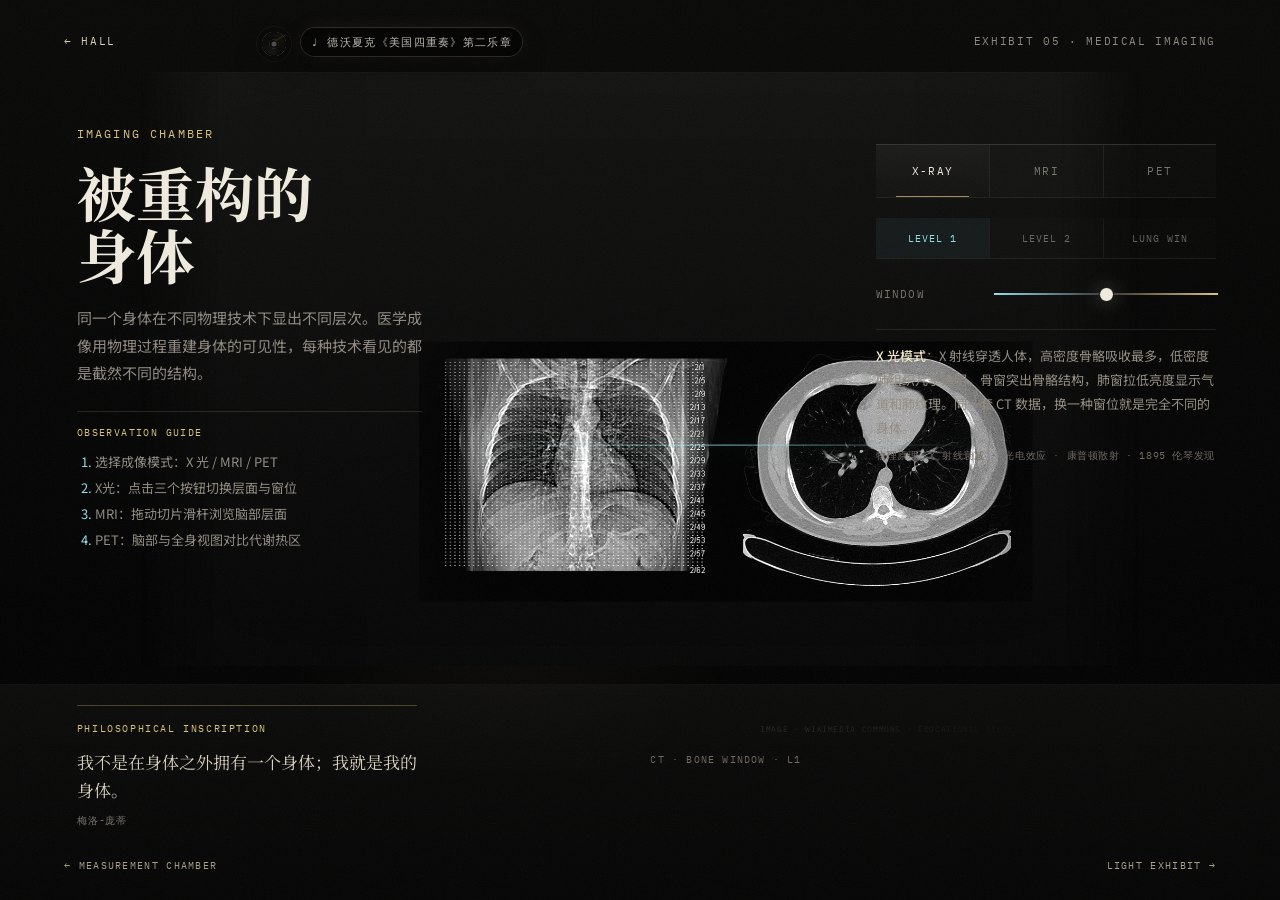
<file: prototype/imaging-gallery.html>
<!doctype html>
<html lang="zh-CN">
<head>
  <meta charset="utf-8" />
  <meta name="viewport" content="width=device-width, initial-scale=1" />
  <title>身体成像展厅 · Imaging Chamber</title>
  <link rel="icon" href="data:image/svg+xml,%3Csvg xmlns='http://www.w3.org/2000/svg' viewBox='0 0 64 64'%3E%3Crect width='64' height='64' fill='%23020202'/%3E%3Cpath d='M32 9c9 0 15 8 15 18 0 17-8 28-15 28S17 44 17 27C17 17 23 9 32 9z' fill='none' stroke='%23d8c07a' stroke-width='3'/%3E%3Cpath d='M24 31h16M32 20v28' stroke='%238fddea' stroke-width='3'/%3E%3C/svg%3E">
  <link rel="preconnect" href="https://fonts.googleapis.com">
  <link rel="preconnect" href="https://fonts.gstatic.com" crossorigin>
  <link href="https://fonts.googleapis.com/css2?family=IBM+Plex+Mono:wght@400;500;600&family=Noto+Serif+SC:wght@600;900&family=Noto+Sans+SC:wght@400;500;700&display=swap" rel="stylesheet">
  <link rel="stylesheet" href="./base.css" />
  <style>
    .chamber {
      position: relative;
      width: 100vw;
      height: 100vh;
      min-width: 1080px;
      min-height: 720px;
      overflow: hidden;
      background:
        radial-gradient(circle at 54% 43%, rgba(143,221,234,.08), transparent 19%),
        radial-gradient(circle at 40% 66%, rgba(216,192,122,.05), transparent 24%),
        linear-gradient(180deg, #080807 0%, #020202 66%, #000 100%);
    }
    .room { position: absolute; inset: 0; pointer-events: none; perspective: 1200px; }
    .wall {
      position: absolute; left: 11vw; right: 11vw; top: 8vh; height: 66vh;
      background: linear-gradient(180deg, rgba(17,17,16,.94), rgba(4,4,4,.96));
      border-top: 1px solid rgba(238,233,220,.07);
      box-shadow: inset 0 0 160px rgba(255,255,255,.018), 0 46px 160px rgba(0,0,0,.72);
      mask-image: linear-gradient(90deg, transparent, #000 8%, #000 92%, transparent);
    }
    .floor {
      position: absolute; left: -16vw; right: -16vw; bottom: -34vh; height: 58vh;
      transform: rotateX(65deg); transform-origin: 50% 0;
      border-top: 1px solid rgba(238,233,220,.06);
      background: linear-gradient(180deg, rgba(22,22,20,.48), #020202 68%);
    }
    .light {
      position: absolute; left: 50%; top: 3vh; width: 60vw; height: 72vh;
      transform: translateX(-50%);
      background: conic-gradient(from 180deg at 50% 0%, transparent 0 35%, rgba(143,221,234,.12) 44%, rgba(238,233,220,.10) 50%, rgba(143,221,234,.12) 56%, transparent 65% 100%);
      filter: blur(20px); opacity: .70; mix-blend-mode: screen;
    }
    .topline {
      position: absolute; left: clamp(40px, 5vw, 80px); right: clamp(40px, 5vw, 80px);
      top: 34px; z-index: 10; display: flex; justify-content: space-between;
      color: #8d887f; font-family: var(--mono); font-size: 11px; letter-spacing: .15em;
    }
    .topline a { color: #d9cfb2; }

    /* Left panel */
    .title-panel {
      position: absolute; left: clamp(48px, 6vw, 90px); top: clamp(88px, 14vh, 136px);
      z-index: 8; width: min(360px, 27vw);
    }
    .kicker { color: var(--gold); font-family: var(--mono); font-size: 12px; letter-spacing: .18em; margin-bottom: 20px; }
    h1 { margin: 0; font-family: var(--serif); font-size: clamp(40px, 4.6vw, 68px); line-height: 1.06; }
    .title-panel .subtitle { margin: 18px 0 0; color: var(--muted); font-size: 15px; line-height: 1.85; }
    .guide { margin-top: 24px; padding-top: 14px; border-top: 1px solid rgba(238,233,220,.14); }
    .guide-title { color: var(--gold); font-family: var(--mono); font-size: 10px; letter-spacing: .14em; margin-bottom: 10px; }
    .guide ol { margin: 0; padding-left: 18px; color: #928b80; font-size: 13px; line-height: 2.0; }
    .guide ol li::marker { color: var(--cyan); }

    /* Central viewer — image-based */
    .viewer {
      position: absolute; left: 50%; top: 50%;
      width: min(48vw, 640px); height: min(60vh, 560px);
      transform: translate(-36%, -46%); z-index: 4;
      display: grid; place-items: center;
    }
    .viewer-mask {
      position: relative; width: 100%; height: 100%;
      mask-image: radial-gradient(ellipse at 50% 50%, #000 0 56%, rgba(0,0,0,.6) 74%, transparent 100%);
      overflow: hidden; border-radius: 8px;
    }
    .img-layer {
      position: absolute; inset: 0; width: 100%; height: 100%;
      object-fit: contain; opacity: 0;
      transition: opacity .4s ease;
      pointer-events: none;
    }
    .img-layer.pet-tint {
      object-fit: cover;
    }
    .img-layer.visible { opacity: 1; }
    .img-layer.xray-tint { filter: grayscale(1) brightness(var(--bright, 1)) contrast(var(--ctr, 1.1)); }
    .img-layer.mri-tint { filter: grayscale(.6) brightness(var(--bright, .9)) contrast(var(--ctr, 1.2)) sepia(.3) hue-rotate(160deg); }
    .img-layer.pet-tint { filter: brightness(var(--bright, 1)) contrast(var(--ctr, 1.1)) saturate(1.3); }
    .scanline {
      position: absolute; left: 10%; right: 10%; top: var(--scan, 45%); height: 1px;
      background: linear-gradient(90deg, transparent, rgba(143,221,234,.82), transparent);
      box-shadow: 0 0 22px rgba(143,221,234,.28);
      transition: top .2s cubic-bezier(.16,1,.3,1); pointer-events: none;
    }
    .viewer-label {
      position: absolute; left: 50%; bottom: -24px; transform: translateX(-50%);
      color: #6d675f; font-family: var(--mono); font-size: 10px; letter-spacing: .12em; white-space: nowrap;
    }
    .credit {
      position: absolute; right: 8px; bottom: 8px;
      color: rgba(238,233,220,.18); font-family: var(--mono); font-size: 8px; letter-spacing: .08em;
    }

    /* Right controls */
    .controls {
      position: absolute; right: clamp(46px, 5vw, 86px); top: clamp(118px, 16vh, 170px);
      width: min(340px, 27vw); z-index: 11;
    }
    .modes {
      display: grid; grid-template-columns: repeat(3, 1fr); gap: 0;
      background: transparent; margin-bottom: 20px;
      border-top: 1px solid rgba(238,233,220,.16); border-bottom: 1px solid rgba(238,233,220,.09);
    }
    .mode {
      border: 0; background: rgba(238,233,220,.018); color: rgba(238,233,220,.46);
      min-height: 52px; cursor: pointer; font-family: var(--mono); font-size: 11px;
      letter-spacing: .12em; position: relative; transition: color .22s ease, background .22s ease;
    }
    .mode + .mode { border-left: 1px solid rgba(238,233,220,.08); }
    .mode::after {
      content: ""; position: absolute; left: 18%; right: 18%; bottom: 0; height: 1px;
      background: rgba(216,192,122,.70); transform: scaleX(0); transition: transform .24s ease;
    }
    .mode.active { color: var(--ink); background: linear-gradient(180deg, rgba(238,233,220,.055), rgba(238,233,220,.018)); }
    .mode.active::after { transform: scaleX(1); }
    .submode-row {
      display: grid; grid-template-columns: repeat(3, 1fr); gap: 0;
      margin-bottom: 18px;
      border-bottom: 1px solid rgba(238,233,220,.09);
    }
    .submode {
      border: 0; background: rgba(238,233,220,.012); color: rgba(238,233,220,.40);
      min-height: 40px; cursor: pointer; font-family: var(--mono); font-size: 10px;
      letter-spacing: .10em; transition: color .22s ease, background .22s ease;
    }
    .submode + .submode { border-left: 1px solid rgba(238,233,220,.06); }
    .submode.active { color: var(--cyan); background: rgba(143,221,234,.06); }
    .control-row { display: grid; grid-template-columns: 100px 1fr; gap: 16px; align-items: center; margin-bottom: 18px; }
    .control-row label { color: #777168; font-family: var(--mono); font-size: 11px; letter-spacing: .10em; }
    input[type=range] { appearance: none; width: 100%; height: 30px; background: transparent; cursor: pointer; }
    input[type=range]::-webkit-slider-runnable-track { height: 2px; background: linear-gradient(90deg, var(--cyan), rgba(238,233,220,.18), var(--gold)); }
    input[type=range]::-webkit-slider-thumb {
      appearance: none; width: 15px; height: 15px; margin-top: -6.5px; border-radius: 50%;
      border: 1px solid #050505; background: var(--ink); box-shadow: 0 0 20px rgba(238,233,220,.30);
    }
    .readout { margin-top: 6px; padding: 14px 0; border-top: 1px solid rgba(238,233,220,.10); color: #928b80; font-size: 13px; line-height: 1.85; }
    .readout b { color: #eee4c7; font-weight: 500; }
    .readout .physics { display: block; margin-top: 8px; color: #6d675f; font-family: var(--mono); font-size: 10px; letter-spacing: .06em; line-height: 1.6; }

    /* Inscription */
    .inscription {
      position: absolute; left: clamp(48px, 6vw, 90px); bottom: clamp(56px, 8vh, 92px);
      z-index: 10; width: min(340px, 27vw);
      border-top: 1px solid rgba(216,192,122,.30); padding-top: 16px;
    }
    .inscription .label { color: var(--gold); font-family: var(--mono); font-size: 10px; letter-spacing: .16em; margin-bottom: 13px; }
    .quote { font-family: var(--serif); color: #d8d1bf; font-size: 17px; line-height: 1.65; transition: opacity .35s ease; }
    .source { margin-top: 10px; color: #777168; font-family: var(--mono); font-size: 10px; letter-spacing: .09em; transition: opacity .35s ease; }
    .fade { opacity: 0; }

    /* Nav */
    .navline {
      position: absolute; left: clamp(40px, 5vw, 80px); right: clamp(40px, 5vw, 80px);
      bottom: 28px; z-index: 20; display: flex; justify-content: space-between;
      color: #6d675f; font-family: var(--mono); font-size: 10px; letter-spacing: .13em;
    }
    .navline a { color: #a79d86; }

    /* Transition overrides */
    .portal-transition.active { opacity: 1; animation: pageVeil .52s cubic-bezier(.22,1,.36,1) forwards; }
    .portal-transition.active::before { animation: none; opacity: 0; transform: none; }
    body.is-entering::before {
      content: ""; position: fixed; inset: 0; z-index: 99; pointer-events: none;
      background: radial-gradient(ellipse at 50% 48%, rgba(238,233,220,.14), rgba(216,192,122,.045) 34%, rgba(3,3,2,.28) 100%);
      animation: pageReveal .72s cubic-bezier(.22,1,.36,1) forwards;
    }
    body.is-leaving main > :not(.portal-transition) { opacity: .72; filter: none !important; transition: opacity .52s cubic-bezier(.22,1,.36,1); }
    @keyframes pageVeil { 0% { background: rgba(0,0,0,0); } 100% { background: radial-gradient(ellipse at 50% 48%, rgba(238,233,220,.14), rgba(216,192,122,.050) 36%, rgba(3,3,2,.18) 100%); } }
    @keyframes pageReveal { from { opacity: 1; } to { opacity: 0; } }
  </style>
  <link rel="stylesheet" href="./gallery-transition.css" />
  <link rel="stylesheet" href="./ambient-audio.css?v=20260630-audio7" />
  <link rel="stylesheet" href="./mobile.css?v=20260630-mobile7" />
</head>
<body class="is-entering" data-ambient-scene="imaging">
  <main class="chamber">
    <div class="room" aria-hidden="true"><div class="wall"></div><div class="floor"></div><div class="light"></div></div>
    <div class="grain"></div>
    <header class="topline">
      <a href="./hall.html" data-transition>← HALL</a>
      <span>EXHIBIT 05 · MEDICAL IMAGING</span>
    </header>

    <section class="title-panel">
      <div class="kicker">IMAGING CHAMBER</div>
      <h1>被重构的<br>身体</h1>
      <p class="subtitle">同一个身体在不同物理技术下显出不同层次。医学成像用物理过程重建身体的可见性，每种技术看见的都是截然不同的结构。</p>
      <div class="guide">
        <div class="guide-title">OBSERVATION GUIDE</div>
        <ol>
          <li>选择成像模式：X 光 / MRI / PET</li>
          <li>X光：点击三个按钮切换层面与窗位</li>
          <li>MRI：拖动切片滑杆浏览脑部层面</li>
          <li>PET：脑部与全身视图对比代谢热区</li>
        </ol>
      </div>
    </section>

    <section class="viewer">
      <div class="viewer-mask" id="viewerMask">
        <!-- X-RAY images — 3 CT axial positions -->
        <img class="img-layer xray-tint visible" data-mode="xray" data-slice="0" src="./assets/imaging/ct-thorax.jpg" alt="CT 胸部 Level 1（骨窗）" />
        <img class="img-layer xray-tint" data-mode="xray" data-slice="1" src="./assets/imaging/ct-thorax-2.jpg" alt="CT 胸部 Level 2（骨窗）" />
        <img class="img-layer xray-tint" data-mode="xray" data-slice="2" src="./assets/imaging/ct-lungs.jpg" alt="CT 胸部（肺窗）" />
        <!-- MRI images -->
        <img class="img-layer mri-tint" data-mode="mri" data-slice="0" src="./assets/imaging/mri-t2-03.jpg" alt="MRI T2 脑轴向切片 Level 3" />
        <img class="img-layer mri-tint" data-mode="mri" data-slice="1" src="./assets/imaging/mri-t2-05.jpg" alt="MRI T2 脑轴向切片 Level 5" />
        <img class="img-layer mri-tint" data-mode="mri" data-slice="2" src="./assets/imaging/mri-t2-07.jpg" alt="MRI T2 脑轴向切片 Level 7" />
        <img class="img-layer mri-tint" data-mode="mri" data-slice="3" src="./assets/imaging/mri-t2-15.jpg" alt="MRI T2 脑轴向切片 Level 15" />
        <img class="img-layer mri-tint" data-mode="mri" data-slice="4" src="./assets/imaging/mri-t2-17.jpg" alt="MRI T2 脑轴向切片 Level 17" />
        <img class="img-layer mri-tint" data-mode="mri" data-slice="5" src="./assets/imaging/mri-t2-18.jpg" alt="MRI T2 脑轴向切片 Level 18" />
        <img class="img-layer mri-tint" data-mode="mri" data-slice="6" src="./assets/imaging/mri-t2-20.jpg" alt="MRI T2 脑轴向切片 Level 20" />
        <!-- PET images — brain FDG (focus) + whole body -->
        <img class="img-layer pet-tint visible-pet" data-mode="pet" data-slice="0" src="./assets/imaging/pet-brain.jpg" alt="PET 脑部 FDG 代谢图" />
        <img class="img-layer pet-tint" data-mode="pet" data-slice="1" src="./assets/imaging/pet-body.jpg" alt="PET/CT 全身代谢图" />
        <div class="scanline" id="scanline"></div>
        <span class="credit">IMAGE · WIKIMEDIA COMMONS · EDUCATIONAL DISPLAY</span>
      </div>
      <div class="viewer-label" id="viewerLabel">X-RAY · BONE WINDOW</div>
    </section>

    <section class="controls">
      <div class="modes">
        <button class="mode active" data-mode="xray" type="button">X-RAY</button>
        <button class="mode" data-mode="mri" type="button">MRI</button>
        <button class="mode" data-mode="pet" type="button">PET</button>
      </div>
      <!-- X-RAY sub-mode: window presets -->
      <div class="submode-row" id="xraySubRow">
        <button class="submode active" data-xray="0" type="button">LEVEL 1</button>
        <button class="submode" data-xray="1" type="button">LEVEL 2</button>
        <button class="submode" data-xray="2" type="button">LUNG WIN</button>
      </div>
      <!-- MRI slice slider -->
      <div class="control-row" id="mriSliceRow" style="display:none">
        <label for="sliceSlider">SLICE</label>
        <input id="sliceSlider" type="range" min="0" max="1" value="0" step=".001" />
      </div>
      <!-- PET sub-mode: brain vs body -->
      <div class="submode-row" id="petSubRow" style="display:none">
        <button class="submode active" data-pet="0" type="button">BRAIN FDG</button>
        <button class="submode" data-pet="1" type="button">WHOLE BODY</button>
      </div>
      <div class="control-row">
        <label for="windowSlider">WINDOW</label>
        <input id="windowSlider" type="range" min="0" max="1" value=".5" step=".001" />
      </div>
      <div class="readout" id="readout">
        <b>X 光模式</b>：X 射线穿透人体，高密度骨骼吸收最多，在胶片上留下白色影像。切换层面或窗位，观察同一套 CT 数据在不同窗口下呈现出的骨骼与肺组织。
        <span class="physics">物理原理：X 射线衰减 · 光电效应 · 康普顿散射 · 1895 伦琴发现</span>
      </div>
    </section>

    <aside class="inscription" data-inscription-topic="imaging">
      <div class="label">PHILOSOPHICAL INSCRIPTION</div>
      <div class="quote" id="quoteText"></div>
      <div class="source" id="quoteSource"></div>
    </aside>

    <nav class="navline">
      <a href="./quantum-gallery.html" data-transition>← MEASUREMENT CHAMBER</a>
      <a href="./light-micro-gallery.html" data-transition>LIGHT EXHIBIT →</a>
    </nav>
    <div class="portal-transition" id="portalTransition" aria-hidden="true"></div>
  </main>

  <script src="./philosophy-inscriptions.js"></script>
  <script src="./ambient-audio.js?v=20260630-audio7"></script>
  <script>
    const sliceSlider = document.getElementById("sliceSlider");
    const windowSlider = document.getElementById("windowSlider");
    const readout = document.getElementById("readout");
    const scanline = document.getElementById("scanline");
    const viewerLabel = document.getElementById("viewerLabel");
    const allLayers = Array.from(document.querySelectorAll(".img-layer"));
    const xraySubRow = document.getElementById("xraySubRow");
    const mriSliceRow = document.getElementById("mriSliceRow");
    const petSubRow = document.getElementById("petSubRow");
    let mode = "xray";
    let xrayIdx = 0;
    let petIdx = 0;

    const modeSlices = {
      xray: allLayers.filter(el => el.dataset.mode === "xray"),
      mri:  allLayers.filter(el => el.dataset.mode === "mri"),
      pet:  allLayers.filter(el => el.dataset.mode === "pet")
    };

    const mriLabels = ["LEVEL 03", "LEVEL 05", "LEVEL 07", "LEVEL 15", "LEVEL 17", "LEVEL 18", "LEVEL 20"];
    const xrayLabels = ["BONE WINDOW · L1", "BONE WINDOW · L2", "LUNG WINDOW"];
    const petLabels  = ["BRAIN · FDG", "WHOLE BODY · FDG"];

    const modeInfo = {
      xray: {
        brain: `<b>X 光模式</b>：X 射线穿透人体，高密度骨骼吸收最多，低密度肺组织几乎透明。骨窗突出骨骼结构，肺窗拉低亮度显示气道和肺纹理。同一套 CT 数据，换一种窗位就是完全不同的身体。<span class="physics">物理原理：X 射线衰减 · 光电效应 · 康普顿散射 · 1895 伦琴发现</span>`
      },
      mri: {
        brain: `<b>MRI 模式</b>：拖动切片滑杆浏览脑部连续层面。T2 序列中水与脑脊液呈高信号（亮白），灰白质对比鲜明。核磁共振不使用电离辐射，靠氢核在强磁场中的共振信号成像。<span class="physics">物理原理：核磁共振 · 拉莫尔进动 · T1/T2 弛豫 · 1971 达马迪安提出</span>`
      },
      pet: {
        brain: `<b>PET 脑部模式</b>：注入 FDG 示踪剂后，高代谢区域（大脑皮层、基底节）积累更多正电子标记葡萄糖，显示为亮色热区。图中最亮的区域就是活跃的神经代谢中心。<span class="physics">正电子与电子湮灭 → 一对方向相反的 511 keV γ 光子 → 符合探测定位</span>`,
        body: `<b>PET 全身模式</b>：全身 FDG 代谢扫描。脑（最亮）、心脏、肝脏和膀胱为正常高代谢区。异常高代谢区可能提示肿瘤病灶。这张图综合了 PET 功能信息与 CT 解剖定位。<span class="physics">物理原理：正电子湮灭 · γ 射线符合探测 · FDG 代谢 · 现代 PET/CT 融合成像</span>`
      }
    };

    function setMode(next) {
      mode = next;
      document.querySelectorAll(".mode").forEach(btn => btn.classList.toggle("active", btn.dataset.mode === mode));
      // Show/hide sub-controls
      xraySubRow.style.display = mode === "xray" ? "grid" : "none";
      mriSliceRow.style.display = mode === "mri"  ? "grid" : "none";
      petSubRow.style.display  = mode === "pet"   ? "grid" : "none";
      sliceSlider.value = 0;
      updateReadout();
      updateView();
    }

    function updateReadout() {
      if (mode === "xray") {
        readout.innerHTML = modeInfo.xray.brain;
      } else if (mode === "mri") {
        readout.innerHTML = modeInfo.mri.brain;
      } else {
        readout.innerHTML = petIdx === 0 ? modeInfo.pet.brain : modeInfo.pet.body;
      }
    }

    function updateView() {
      const windowVal = parseFloat(windowSlider.value);
      allLayers.forEach(el => { el.classList.remove("visible"); el.style.opacity = 0; el.style.objectPosition = ""; });

      if (mode === "xray") {
        const slices = modeSlices.xray;
        slices[xrayIdx].classList.add("visible");
        slices[xrayIdx].style.opacity = 1;
        viewerLabel.textContent = `CT · ${xrayLabels[xrayIdx]}`;
        scanline.style.setProperty("--scan", "45%");
      } else if (mode === "mri") {
        const sliceVal = parseFloat(sliceSlider.value);
        const slices = modeSlices.mri;
        const pos = sliceVal * (slices.length - 1);
        const lower = Math.floor(pos);
        const upper = Math.min(lower + 1, slices.length - 1);
        const blend = pos - lower;
        if (lower === upper) {
          slices[lower].classList.add("visible");
          slices[lower].style.opacity = 1;
        } else {
          slices[lower].classList.add("visible"); slices[lower].style.opacity = 1 - blend;
          slices[upper].classList.add("visible"); slices[upper].style.opacity = blend;
        }
        const li = Math.round(sliceVal * (mriLabels.length - 1));
        viewerLabel.textContent = `MRI T2 · ${mriLabels[li]}`;
        scanline.style.setProperty("--scan", `${15 + sliceVal * 70}%`);
      } else {
        // PET — brain or body
        const slices = modeSlices.pet;
        slices[petIdx].classList.add("visible");
        slices[petIdx].style.opacity = 1;
        viewerLabel.textContent = `PET · ${petLabels[petIdx]}`;
        scanline.style.setProperty("--scan", "50%");
      }

      // Window/level
      const brightness = .55 + windowVal * .90;
      const contrast   = .75 + windowVal * .55;
      const currentSlices = modeSlices[mode];
      currentSlices.forEach(el => {
        el.style.setProperty("--bright", brightness.toFixed(2));
        el.style.setProperty("--ctr", contrast.toFixed(2));
      });
    }

    // Mode buttons
    document.querySelectorAll(".mode").forEach(btn =>
      btn.addEventListener("click", () => setMode(btn.dataset.mode)));

    // X-RAY sub-mode buttons
    document.querySelectorAll(".submode[data-xray]").forEach(btn =>
      btn.addEventListener("click", () => {
        xrayIdx = parseInt(btn.dataset.xray);
        document.querySelectorAll(".submode[data-xray]").forEach(b => b.classList.toggle("active", b === btn));
        updateView();
      }));

    // PET sub-mode buttons
    document.querySelectorAll(".submode[data-pet]").forEach(btn =>
      btn.addEventListener("click", () => {
        petIdx = parseInt(btn.dataset.pet);
        document.querySelectorAll(".submode[data-pet]").forEach(b => b.classList.toggle("active", b === btn));
        updateReadout();
        updateView();
      }));

    sliceSlider.addEventListener("input", updateView);
    windowSlider.addEventListener("input", updateView);

    setMode("xray");
  </script>
  <script src="./transition-nav.js"></script>
</body>
</html>
</file>
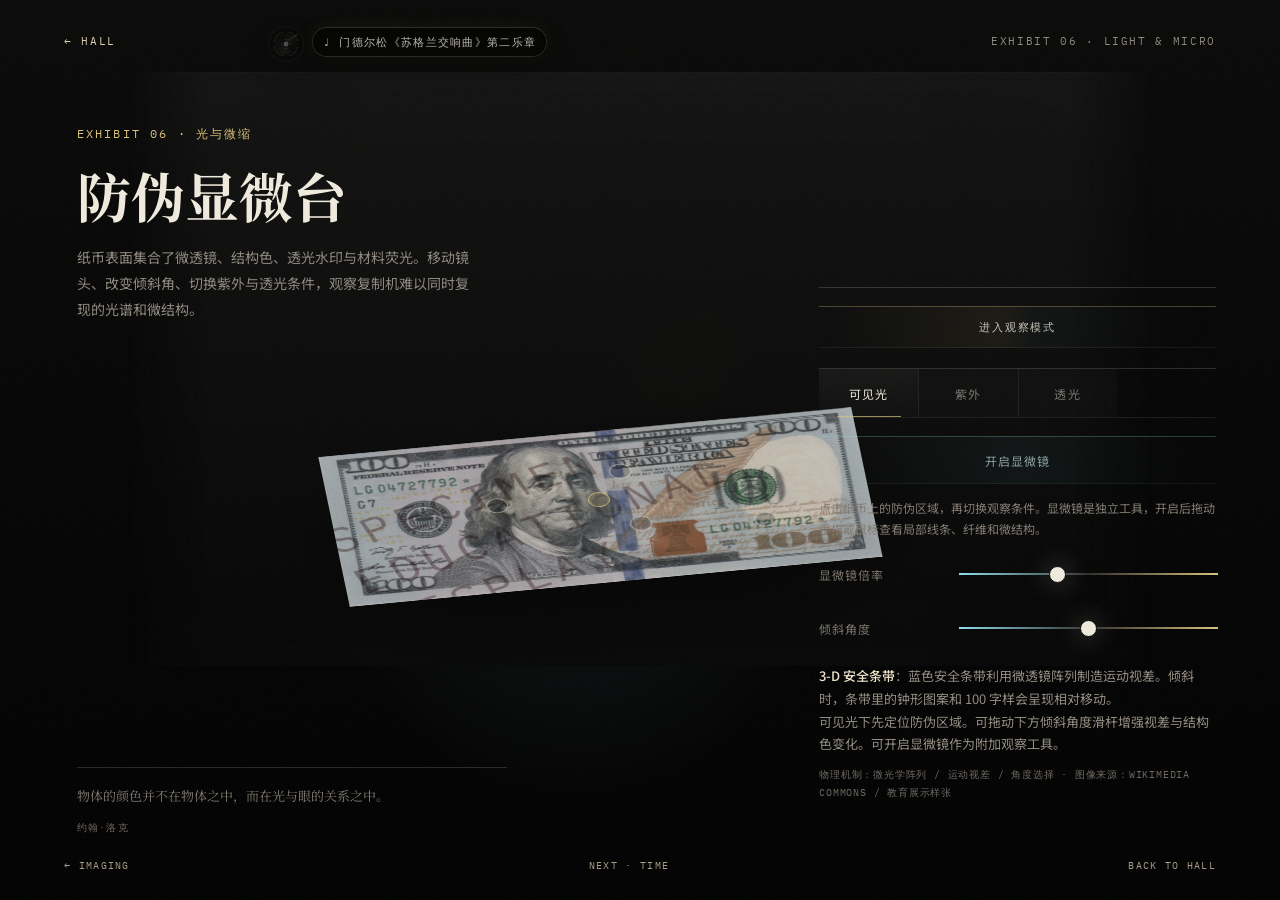
<file: prototype/light-micro-gallery.html>
<!doctype html>
<html lang="zh-CN">
<head>
  <meta charset="utf-8" />
  <meta name="viewport" content="width=device-width, initial-scale=1" />
  <title>光与微缩展厅 · Anti-Counterfeit Microscope</title>
  <link rel="icon" href="data:image/svg+xml,%3Csvg xmlns='http://www.w3.org/2000/svg' viewBox='0 0 64 64'%3E%3Crect width='64' height='64' fill='%23020202'/%3E%3Cpath d='M10 40h44M18 24h28M24 12h16' stroke='%23d8c07a' stroke-width='3'/%3E%3Ccircle cx='32' cy='40' r='5' fill='%238fddea'/%3E%3C/svg%3E">
  <link rel="preconnect" href="https://fonts.googleapis.com">
  <link rel="preconnect" href="https://fonts.gstatic.com" crossorigin>
  <link href="https://fonts.googleapis.com/css2?family=IBM+Plex+Mono:wght@400;500;600&family=Noto+Serif+SC:wght@600;900&family=Noto+Sans+SC:wght@400;500;700&display=swap" rel="stylesheet">
  <link rel="stylesheet" href="./base.css" />
  <style>
.chamber {
      position: relative;
      width: 100vw;
      height: 100vh;
      min-width: 1080px;
      min-height: 720px;
      overflow: hidden;
      background:
        radial-gradient(circle at 54% 40%, rgba(216,192,122,.11), transparent 17%),
        radial-gradient(circle at 45% 62%, rgba(143,221,234,.08), transparent 27%),
        linear-gradient(180deg, #080807 0%, #020202 66%, #000 100%);
    }
    .grain {
      position: absolute;
      inset: 0;
      z-index: 50;
      opacity: .13;
      pointer-events: none;
      mix-blend-mode: screen;
      background-image: url("data:image/svg+xml,%3Csvg xmlns='http://www.w3.org/2000/svg' width='180' height='180'%3E%3Cfilter id='n'%3E%3CfeTurbulence type='fractalNoise' baseFrequency='.86' numOctaves='3' stitchTiles='stitch'/%3E%3C/filter%3E%3Crect width='180' height='180' filter='url(%23n)' opacity='.32'/%3E%3C/svg%3E");
    }
    .wall {
      position: absolute;
      left: 10vw;
      right: 10vw;
      top: 8vh;
      height: 66vh;
      background: linear-gradient(180deg, rgba(17,17,16,.94), rgba(4,4,4,.96));
      border-top: 1px solid rgba(238,233,220,.07);
      box-shadow: inset 0 0 160px rgba(255,255,255,.018), 0 46px 160px rgba(0,0,0,.72);
      mask-image: linear-gradient(90deg, transparent, #000 8%, #000 92%, transparent);
    }
    .light {
      position: absolute;
      left: 50%;
      top: 3vh;
      width: 62vw;
      height: 72vh;
      transform: translateX(-50%);
      background: conic-gradient(from 180deg at 50% 0%, transparent 0 35%, rgba(216,192,122,.12) 44%, rgba(143,221,234,.09) 50%, rgba(216,192,122,.12) 56%, transparent 65% 100%);
      filter: blur(20px);
      opacity: .70;
      mix-blend-mode: screen;
      pointer-events: none;
    }
    .topline {
      position: absolute;
      left: clamp(40px, 5vw, 80px);
      right: clamp(40px, 5vw, 80px);
      top: 34px;
      z-index: 10;
      display: flex;
      justify-content: space-between;
      color: #8d887f;
      font-family: var(--mono);
      font-size: 11px;
      letter-spacing: .15em;
    }
    .topline a { color: #d9cfb2; }
    .title {
      position: absolute;
      left: clamp(48px, 6vw, 90px);
      top: clamp(88px, 14vh, 142px);
      z-index: 8;
      width: min(410px, 31vw);
    }
    .kicker {
      color: var(--gold);
      font-family: var(--mono);
      font-size: 12px;
      letter-spacing: .18em;
      margin-bottom: 24px;
    }
    h1 {
      margin: 0;
      font-family: var(--serif);
      font-size: clamp(38px, 4.2vw, 58px);
      line-height: 1.04;
      letter-spacing: 0;
      text-wrap: pretty;
    }
    .title p {
      margin: 22px 0 0;
      color: var(--muted);
      font-size: 14px;
      line-height: 1.85;
      text-wrap: pretty;
    }
    .stage {
      position: absolute;
      left: 50%;
      top: 50%;
      width: min(52vw, 760px);
      height: min(58vh, 590px);
      transform: translate(-56%, -41%);
      z-index: 4;
      transition: width .55s cubic-bezier(.22,1,.36,1), transform .55s cubic-bezier(.22,1,.36,1), opacity .45s ease;
    }
    .bill-rig {
      position: absolute;
      left: 50%;
      top: 52%;
      width: min(540px, 42vw);
      aspect-ratio: 1200 / 505;
      transform:
        translate(-50%, -50%)
        rotateX(var(--rig-rotate-x, 48deg))
        rotateY(var(--rig-rotate-y, 0deg))
        rotateZ(var(--rig-rotate-z, -8deg))
        scale(var(--rig-scale, 1));
      transform-style: preserve-3d;
      filter: drop-shadow(0 56px 80px rgba(0,0,0,.64));
      transition: width .55s cubic-bezier(.22,1,.36,1), filter .55s ease, transform .25s ease;
    }
    .bill {
      position: absolute;
      inset: 0;
      background-image: url("./assets/currency/usd-100-front.jpg");
      background-size: 100% 100%;
      background-position: center;
      overflow: hidden;
      opacity: .88;
      filter: saturate(.72) contrast(1.05) brightness(.86);
    }
    .bill::before {
      content: "SPECIMEN · EDUCATIONAL DISPLAY";
      position: absolute;
      inset: 0;
      display: grid;
      place-items: center;
      color: rgba(80, 20, 20, .36);
      font-family: var(--mono);
      font-size: clamp(24px, 4vw, 58px);
      letter-spacing: .12em;
      transform: rotate(-17deg);
      mix-blend-mode: multiply;
      pointer-events: none;
    }
    .bill::after {
      content: "";
      position: absolute;
      inset: 0;
      opacity: var(--overlay-opacity, .12);
      background:
        linear-gradient(100deg, transparent 0 43%, rgba(143,221,234,.45) 47%, rgba(216,192,122,.20) 50%, rgba(143,221,234,.36) 53%, transparent 57%),
        radial-gradient(circle at 79% 67%, rgba(121,216,166,.38), transparent 12%);
      mix-blend-mode: screen;
      transform: translateX(var(--tilt-shift, 0));
      transition: opacity .25s;
    }
    .bill-mark {
      position: absolute;
      pointer-events: none;
      opacity: var(--mark-opacity, .18);
      mix-blend-mode: screen;
      transition: opacity .25s ease, transform .25s ease, filter .25s ease;
    }
    .mark-ribbon {
      left: 46.2%;
      top: 17%;
      width: 7.2%;
      height: 66%;
      background:
        repeating-linear-gradient(180deg, rgba(143,221,234,.84) 0 7px, rgba(216,192,122,.22) 7px 14px),
        linear-gradient(90deg, transparent, rgba(255,255,255,.55), transparent);
      filter: blur(.15px) drop-shadow(0 0 16px rgba(143,221,234,.42));
      transform: translateX(calc(var(--tilt-shift, 0) * .55)) skewX(calc(var(--angle-skew, 0deg)));
    }
    .mark-ink {
      right: 13.5%;
      bottom: 21%;
      width: 10%;
      height: 13%;
      border-radius: 42%;
      background: radial-gradient(circle, rgba(121,216,166,.80), rgba(216,192,122,.30) 48%, transparent 72%);
      transform: translateX(calc(var(--tilt-shift, 0) * -.35)) scale(calc(1 + var(--angle-abs, 0) * .08));
      filter: hue-rotate(calc(var(--angle-hue, 0deg))) drop-shadow(0 0 18px rgba(121,216,166,.36));
    }
    .mark-watermark {
      left: 18%;
      top: 25%;
      width: 17%;
      height: 38%;
      border-radius: 50%;
      background:
        radial-gradient(ellipse at 48% 38%, rgba(238,233,220,.56), transparent 38%),
        radial-gradient(ellipse at 52% 70%, rgba(238,233,220,.25), transparent 44%);
      opacity: var(--watermark-opacity, .08);
      filter: blur(1.2px);
    }
    .mark-thread {
      left: 53.8%;
      top: 16%;
      width: 1.4%;
      height: 70%;
      background: linear-gradient(180deg, transparent, rgba(184,156,255,.88), rgba(143,221,234,.58), transparent);
      opacity: var(--thread-opacity, .10);
      filter: drop-shadow(0 0 12px rgba(184,156,255,.70));
    }
    .mark-microprint {
      left: 50%;
      top: 59%;
      width: 19%;
      height: 7%;
      background:
        repeating-linear-gradient(90deg, rgba(238,233,220,.62) 0 2px, transparent 2px 5px),
        repeating-linear-gradient(0deg, transparent 0 7px, rgba(143,221,234,.22) 7px 8px);
      opacity: var(--microprint-opacity, .12);
      transform: translateX(calc(var(--tilt-shift, 0) * .12));
    }
    .uv .bill {
      filter: saturate(.35) contrast(1.25) brightness(.46);
    }
    .uv .bill::after {
      opacity: .82;
      background:
        linear-gradient(90deg, transparent 0 47%, rgba(184,156,255,.78) 49%, transparent 51%),
        radial-gradient(circle at 80% 66%, rgba(121,216,166,.62), transparent 14%);
      mix-blend-mode: screen;
    }
    .transmit .bill {
      filter: saturate(.45) contrast(.92) brightness(1.12);
      opacity: .66;
    }
    .transmit .bill::after {
      opacity: .72;
      background:
        radial-gradient(ellipse at 24% 47%, rgba(238,233,220,.50), transparent 18%),
        linear-gradient(90deg, transparent 0 50%, rgba(238,233,220,.34) 51%, transparent 54%);
      mix-blend-mode: screen;
    }
    .hotspot {
      position: absolute;
      width: 22px;
      height: 22px;
      border: 1px solid rgba(238,233,220,.55);
      border-radius: 50%;
      background: rgba(0,0,0,.18);
      box-shadow: 0 0 26px rgba(216,192,122,.30);
      transform: translate(-50%, -50%);
      cursor: pointer;
      z-index: 4;
    }
    .hotspot.active {
      border-color: var(--gold);
      background: rgba(216,192,122,.20);
    }
    .scope {
      position: absolute;
      left: var(--mx, 52%);
      top: var(--my, 48%);
      width: 142px;
      height: 142px;
      border-radius: 50%;
      transform: translate(-50%, -50%);
      z-index: 12;
      pointer-events: none;
      border: 0;
      box-shadow: 0 18px 70px rgba(0,0,0,.42), inset 0 0 26px rgba(0,0,0,.20);
      overflow: hidden;
      opacity: 0;
      clip-path: circle(48% at 50% 50%);
      transition: opacity .22s ease;
    }
    .scope.active { opacity: .88; }
    .scope-view {
      position: absolute;
      inset: 0;
      background-image:
        linear-gradient(rgba(238,233,220,.10) 1px, transparent 1px),
        linear-gradient(90deg, rgba(238,233,220,.10) 1px, transparent 1px),
        url("./assets/currency/usd-100-front.jpg");
      background-size:
        18px 18px,
        18px 18px,
        calc(760px * var(--zoom, 3.5)) calc(319.833px * var(--zoom, 3.5));
      background-position:
        center,
        center,
        var(--bx, 50%) var(--by, 50%);
      filter: contrast(1.25) saturate(.72) brightness(.94);
    }
    .scope-view::before {
      content: "";
      position: absolute;
      inset: 0;
      background: radial-gradient(circle, transparent 0 58%, rgba(0,0,0,.42) 100%);
      pointer-events: none;
    }
    .scope-view::after {
      content: "";
      position: absolute;
      inset: 0;
      background:
        repeating-linear-gradient(16deg, rgba(238,233,220,.24) 0 1px, transparent 1px 8px),
        radial-gradient(circle at 45% 42%, rgba(143,221,234,.24), transparent 36%);
      mix-blend-mode: screen;
      opacity: .55;
    }
    .controls {
      position: absolute;
      right: clamp(46px, 5vw, 86px);
      bottom: clamp(78px, 11vh, 118px);
      width: min(420px, 31vw);
      z-index: 11;
      border-top: 1px solid rgba(238,233,220,.18);
      padding-top: 18px;
    }
    .observe-launch {
      width: 100%;
      min-height: 42px;
      margin: 0 0 20px;
      border: 0;
      border-top: 1px solid rgba(216,192,122,.30);
      border-bottom: 1px solid rgba(238,233,220,.08);
      background:
        linear-gradient(90deg, transparent, rgba(216,192,122,.075) 46%, rgba(143,221,234,.035) 54%, transparent);
      color: rgba(238,233,220,.82);
      cursor: pointer;
      font-family: var(--mono);
      font-size: 11px;
      letter-spacing: .16em;
      text-transform: uppercase;
      transition: background .24s ease, color .24s ease, transform .24s ease, border-color .24s ease;
    }
    .observe-launch:hover {
      color: var(--ink);
      border-top-color: rgba(238,233,220,.42);
      background:
        linear-gradient(90deg, transparent, rgba(216,192,122,.13) 46%, rgba(143,221,234,.055) 54%, transparent);
      transform: translateY(-1px);
    }
    .modes {
      display: grid;
      grid-template-columns: repeat(4, 1fr);
      gap: 0;
      background: transparent;
      margin-bottom: 22px;
      border-top: 1px solid rgba(238,233,220,.16);
      border-bottom: 1px solid rgba(238,233,220,.09);
    }
    .mode, .tool-toggle {
      border: 0;
      background: rgba(238,233,220,.018);
      color: rgba(238,233,220,.46);
      min-height: 48px;
      cursor: pointer;
      font-size: 12px;
      letter-spacing: .10em;
      position: relative;
      transition: color .22s ease, background .22s ease;
    }
    .mode + .mode { border-left: 1px solid rgba(238,233,220,.08); }
    .mode::after, .tool-toggle::after {
      content: "";
      position: absolute;
      left: 18%;
      right: 18%;
      bottom: 0;
      height: 1px;
      background: rgba(216,192,122,.70);
      transform: scaleX(0);
      transform-origin: 50% 50%;
      transition: transform .24s ease;
    }
    .mode.active {
      color: var(--ink);
      background: linear-gradient(180deg, rgba(238,233,220,.055), rgba(238,233,220,.018));
    }
    .mode.active::after, .tool-toggle.active::after {
      transform: scaleX(1);
    }
    .tool-toggle {
      width: 100%;
      margin: -4px 0 18px;
      border-top: 1px solid rgba(143,221,234,.25);
      border-bottom: 1px solid rgba(143,221,234,.08);
      color: rgba(184,215,217,.70);
      background: linear-gradient(90deg, transparent, rgba(143,221,234,.050), transparent);
    }
    .tool-toggle.active {
      color: var(--ink);
      background: linear-gradient(90deg, transparent, rgba(143,221,234,.11), transparent);
    }
    .control-row {
      display: grid;
      grid-template-columns: 118px 1fr;
      gap: 20px;
      align-items: center;
      margin-bottom: 20px;
    }
    .control-row label {
      color: #777168;
      font-size: 12px;
      letter-spacing: .08em;
    }
    .panel-hint {
      margin: -4px 0 18px;
      color: #807970;
      font-size: 12px;
      line-height: 1.7;
    }
    input[type=range] {
      appearance: none;
      width: 100%;
      height: 30px;
      background: transparent;
      cursor: pointer;
    }
    input[type=range]::-webkit-slider-runnable-track {
      height: 2px;
      background: linear-gradient(90deg, var(--cyan), rgba(238,233,220,.18), var(--gold));
    }
    input[type=range]::-webkit-slider-thumb {
      appearance: none;
      width: 17px;
      height: 17px;
      margin-top: -7.5px;
      border-radius: 50%;
      border: 1px solid #050505;
      background: var(--ink);
      box-shadow: 0 0 26px rgba(238,233,220,.34);
    }
    .readout {
      color: #928b80;
      font-size: 13px;
      line-height: 1.75;
    }
    .readout b { color: #eee4c7; font-weight: 500; }
    .readout .source {
      display: block;
      margin-top: 10px;
      color: #6e675f;
      font-family: var(--mono);
      font-size: 10px;
      letter-spacing: .08em;
    }
    .inscription {
      position: absolute;
      left: clamp(48px, 6vw, 90px);
      bottom: clamp(44px, 7vh, 82px);
      width: min(430px, 34vw);
      z-index: 9;
      border-top: 1px solid rgba(238,233,220,.16);
      padding-top: 16px;
      color: #827b71;
      font-family: var(--serif);
      font-size: 13px;
      line-height: 1.85;
    }
    .inscription span {
      display: block;
      margin-top: 10px;
      color: #6f685f;
      font-family: var(--mono);
      font-size: 10px;
      letter-spacing: .12em;
    }
    .navline {
      position: absolute;
      left: clamp(40px, 5vw, 80px);
      right: clamp(40px, 5vw, 80px);
      bottom: 28px;
      z-index: 20;
      display: flex;
      justify-content: space-between;
      color: #6d675f;
      font-family: var(--mono);
      font-size: 10px;
      letter-spacing: .13em;
    }
    .navline a { color: #a79d86; }
    .topline, .title, .controls, .inscription, .navline {
      transition: opacity .46s ease, filter .46s ease, transform .46s cubic-bezier(.22,1,.36,1);
    }
    .observe-tools {
      position: absolute;
      top: clamp(34px, 5vh, 54px);
      right: clamp(42px, 5vw, 78px);
      z-index: 32;
      display: flex;
      gap: 12px;
      opacity: 0;
      pointer-events: none;
      transform: translateY(-8px);
      transition: opacity .46s ease, transform .46s cubic-bezier(.22,1,.36,1);
    }
    .observe-tool.exit {
      min-width: 82px;
      color: rgba(238,233,220,.56);
    }
    .observe-tool {
      min-width: 92px;
      min-height: 38px;
      border: 0;
      border-top: 1px solid rgba(238,233,220,.18);
      border-bottom: 1px solid rgba(238,233,220,.06);
      background: linear-gradient(90deg, rgba(3,3,3,.12), rgba(238,233,220,.045), rgba(3,3,3,.12));
      color: rgba(238,233,220,.72);
      backdrop-filter: blur(14px);
      cursor: pointer;
      font-family: var(--mono);
      font-size: 12px;
      letter-spacing: .08em;
      transition: color .2s ease, background .2s ease, border-color .2s ease;
    }
    .observe-tool:hover,
    .observe-tool.active {
      color: var(--ink);
      border-top-color: rgba(216,192,122,.40);
      background: linear-gradient(90deg, rgba(3,3,3,.12), rgba(216,192,122,.10), rgba(3,3,3,.12));
    }
    .chamber.observing .topline,
    .chamber.observing .title,
    .chamber.observing .controls,
    .chamber.observing .inscription,
    .chamber.observing .navline {
      opacity: 0;
      filter: blur(8px);
      pointer-events: none;
    }
    .chamber.observing .title { transform: translateY(-16px); }
    .chamber.observing .controls { transform: translateY(16px); }
    .chamber.observing .stage {
      width: min(78vw, 1180px);
      transform: translate(-50%, -52%);
      z-index: 16;
    }
    .chamber.observing .bill-rig {
      width: min(880px, 72vw);
      filter: drop-shadow(0 70px 110px rgba(0,0,0,.74));
    }
    .chamber.observing .observe-tools {
      opacity: 1;
      pointer-events: auto;
      transform: translateY(0);
    }
    .portal-transition {
      position: fixed;
      inset: 0;
      z-index: 100;
      pointer-events: none;
      opacity: 0;
      background: #000;
    }
    .portal-transition.active { opacity: 1; animation: portalBlackout .92s cubic-bezier(.76,0,.24,1) forwards; }
    .portal-transition::before {
      content: "";
      position: absolute;
      left: 50%;
      top: 50%;
      width: 10vmin;
      aspect-ratio: 1;
      transform: translate(-50%, -50%) scale(.08);
      border-radius: 50%;
      border: 1px solid rgba(238,233,220,.72);
      box-shadow: 0 0 90px rgba(238,233,220,.30), inset 0 0 38px rgba(143,221,234,.20);
      opacity: 0;
    }
    .portal-transition.active::before { animation: portalOpen .82s cubic-bezier(.16,1,.3,1) forwards; }
    @keyframes portalOpen {
      0% { opacity: 0; transform: translate(-50%, -50%) scale(.08); }
      18% { opacity: 1; }
      100% { opacity: .18; transform: translate(-50%, -50%) scale(24); }
    }
    @keyframes portalBlackout {
      0% { background: rgba(0,0,0,0); }
      62% { background: rgba(0,0,0,.26); }
      100% { background: rgba(0,0,0,1); }
    }
  </style>
  <link rel="stylesheet" href="./gallery-transition.css" />
  <link rel="stylesheet" href="./ambient-audio.css?v=20260630-audio7" />
  <link rel="stylesheet" href="./mobile.css?v=20260630-mobile7" />
</head>
<body class="is-entering" data-ambient-scene="light">
  <main class="chamber" id="chamber">
    <div class="wall"></div>
    <div class="light"></div>
    <div class="grain"></div>
    <header class="topline">
      <a href="./hall.html" data-transition>← HALL</a>
      <span>EXHIBIT 06 · LIGHT & MICRO</span>
    </header>
    <section class="title">
      <div class="kicker">EXHIBIT 06 · 光与微缩</div>
      <h1>防伪显微台</h1>
      <p>纸币表面集合了微透镜、结构色、透光水印与材料荧光。移动镜头、改变倾斜角、切换紫外与透光条件，观察复制机难以同时复现的光谱和微结构。</p>
    </section>
    <section class="stage" id="stage">
      <div class="bill-rig" id="billRig">
        <div class="bill" id="bill">
          <i class="bill-mark mark-ribbon" aria-hidden="true"></i>
          <i class="bill-mark mark-ink" aria-hidden="true"></i>
          <i class="bill-mark mark-watermark" aria-hidden="true"></i>
          <i class="bill-mark mark-thread" aria-hidden="true"></i>
          <i class="bill-mark mark-microprint" aria-hidden="true"></i>
        </div>
        <button class="hotspot active" style="left:50%;top:45%" data-feature="ribbon" type="button" aria-label="安全条带"></button>
        <button class="hotspot" style="left:80%;top:68%" data-feature="ink" type="button" aria-label="变色墨水"></button>
        <button class="hotspot" style="left:31%;top:43%" data-feature="watermark" type="button" aria-label="水印"></button>
        <button class="hotspot" style="left:57%;top:63%" data-feature="microprint" type="button" aria-label="微缩文字"></button>
        <button class="hotspot" style="left:55%;top:28%" data-feature="thread" type="button" aria-label="安全线"></button>
      </div>
      <div class="scope" id="scope"><div class="scope-view" id="scopeView"></div></div>
    </section>
    <section class="controls">
      <button class="observe-launch" id="observeLaunch" type="button">进入观察模式</button>
      <div class="modes">
        <button class="mode active" data-mode="visible" type="button">可见光</button>
        <button class="mode" data-mode="uv" type="button">紫外</button>
        <button class="mode" data-mode="transmit" type="button">透光</button>
      </div>
      <button class="tool-toggle" id="microscopeToggle" type="button">开启显微镜</button>
      <p class="panel-hint">点击纸币上的防伪区域，再切换观察条件。显微镜是独立工具，开启后拖动手指或鼠标查看局部线条、纤维和微结构。</p>
      <div class="control-row">
        <label for="zoomSlider">显微镜倍率</label>
        <input id="zoomSlider" type="range" min="2" max="9" value="4.6" step=".01" />
      </div>
      <div class="control-row">
        <label for="angleSlider">倾斜角度</label>
        <input id="angleSlider" type="range" min="-2" max="2" value="0" step=".001" />
      </div>
      <div class="readout" id="readout"></div>
    </section>
    <aside class="inscription">
      物体的颜色并不在物体之中，而在光与眼的关系之中。
      <span>约翰·洛克</span>
    </aside>
    <nav class="navline">
      <a href="./imaging-gallery.html" data-transition>← IMAGING</a>
      <a href="./time-resonance-gallery.html" data-transition>NEXT · TIME</a>
      <a href="./hall.html" data-transition>BACK TO HALL</a>
    </nav>
    <div class="observe-tools" aria-label="观察模式工具">
      <button class="observe-tool" id="observeMicroscope" type="button">显微镜</button>
      <button class="observe-tool exit" id="observeExit" type="button">退出</button>
    </div>
    <div class="portal-transition" id="portalTransition" aria-hidden="true"></div>
  </main>

  <script>
    const chamber = document.getElementById("chamber");
    const stage = document.getElementById("stage");
    const billRig = document.getElementById("billRig");
    const bill = document.getElementById("bill");
    const scope = document.getElementById("scope");
    const scopeView = document.getElementById("scopeView");
    const zoomSlider = document.getElementById("zoomSlider");
    const angleSlider = document.getElementById("angleSlider");
    const readout = document.getElementById("readout");
    const observeLaunch = document.getElementById("observeLaunch");
    const observeExit = document.getElementById("observeExit");
    const microscopeToggle = document.getElementById("microscopeToggle");
    const observeMicroscope = document.getElementById("observeMicroscope");
    let mode = "visible";
    let feature = "ribbon";
    let zoom = 4.6;
    let angle = 0;
    let microscopeOn = false;
    let pointer = { x: .52, y: .48 };
    let pointerCaptured = false;

    const features = {
      ribbon: {
        title: "3-D 安全条带",
        copy: "蓝色安全条带利用微透镜阵列制造运动视差。倾斜时，条带里的钟形图案和 100 字样会呈现相对移动。",
        physics: "微光学阵列 / 运动视差 / 角度选择"
      },
      ink: {
        title: "变色墨水",
        copy: "右下角的墨水区域在不同观察角下改变颜色。微结构和薄膜会选择性反射不同波长，让颜色随视角漂移。",
        physics: "结构色 / 薄膜干涉 / 波长选择"
      },
      watermark: {
        title: "水印与透光",
        copy: "把纸币放到透光环境下，纸张厚度和纤维密度差异会显出隐约图像。它利用的是吸收、散射和透射强度的空间分布。",
        physics: "透射成像 / 散射 / 材料密度"
      },
      microprint: {
        title: "微缩文字",
        copy: "微缩文字依赖高精度制版和印刷。扫描复制会损失边缘锐度，显微镜下能看到普通打印难以保留的线条和断裂特征。",
        physics: "显微成像 / 分辨率 / 调制传递"
      },
      thread: {
        title: "安全线",
        copy: "安全线埋入纸张内部，在透光或紫外环境下显现。它把光谱响应、材料位置和纸张结构绑定在一起。",
        physics: "荧光响应 / 透光检测 / 材料防伪"
      }
    };

    function setMode(next) {
      mode = next;
      chamber.classList.toggle("uv", mode === "uv");
      chamber.classList.toggle("transmit", mode === "transmit");
      document.querySelectorAll(".mode").forEach(btn => btn.classList.toggle("active", btn.dataset.mode === mode));
      updateView();
    }

    function setMicroscope(active) {
      microscopeOn = active;
      scope.classList.toggle("active", microscopeOn);
      microscopeToggle.classList.toggle("active", microscopeOn);
      observeMicroscope.classList.toggle("active", microscopeOn);
      microscopeToggle.textContent = microscopeOn ? "关闭显微镜" : "开启显微镜";
      observeMicroscope.textContent = microscopeOn ? "关闭显微镜" : "显微镜";
      stage.classList.toggle("microscope-active", microscopeOn);
      stage.style.touchAction = microscopeOn ? "none" : "";
      updateView();
    }

    function setObserving(active) {
      chamber.classList.toggle("observing", active);
      if (active) setMicroscope(false);
    }

    function setFeature(next) {
      feature = next;
      document.querySelectorAll(".hotspot").forEach(btn => btn.classList.toggle("active", btn.dataset.feature === feature));
      const target = {
        ribbon: [.50, .45],
        ink: [.80, .68],
        watermark: [.31, .43],
        microprint: [.57, .63],
        thread: [.55, .28]
      }[feature];
      pointer = { x: target[0], y: target[1] };
      updateView();
    }

    function updateView() {
      zoom = parseFloat(zoomSlider.value);
      angle = parseFloat(angleSlider.value);
      const x = pointer.x * 100;
      const y = pointer.y * 100;
      const absAngle = Math.abs(angle);
      scope.style.setProperty("--mx", `${x}%`);
      scope.style.setProperty("--my", `${y}%`);
      scopeView.style.setProperty("--zoom", zoom.toFixed(2));
      scopeView.style.setProperty("--bx", `${x}%`);
      scopeView.style.setProperty("--by", `${y}%`);
      bill.style.setProperty("--tilt-shift", `${angle * 46}px`);
      bill.style.setProperty("--angle-skew", `${angle * 7}deg`);
      bill.style.setProperty("--angle-hue", `${angle * 54}deg`);
      bill.style.setProperty("--angle-abs", absAngle.toFixed(3));
      bill.style.setProperty("--overlay-opacity", mode === "visible" ? (.10 + absAngle * .18) : (.30 + absAngle * .10));
      bill.style.setProperty("--mark-opacity", (mode === "visible" ? .12 : .34) + absAngle * .10);
      bill.style.setProperty("--watermark-opacity", mode === "transmit" ? .62 : mode === "visible" ? .06 : .18);
      bill.style.setProperty("--thread-opacity", mode === "uv" || mode === "transmit" ? .82 : .12);
      bill.style.setProperty("--microprint-opacity", microscopeOn ? Math.min(.72, .22 + zoom * .065) : .12);
      billRig.style.setProperty("--rig-rotate-x", `${48 - angle * 14}deg`);
      billRig.style.setProperty("--rig-rotate-y", `${angle * 14}deg`);
      billRig.style.setProperty("--rig-rotate-z", `${-8 + angle * 8}deg`);
      const f = features[feature];
      const modeCopy = {
        visible: "可见光下先定位防伪区域。",
        uv: "紫外模式模拟安全线与材料荧光。",
        transmit: "透光模式模拟水印和埋入式安全线。"
      };
      const angleCopy = absAngle > .12 ? "当前倾斜角正在放大视差与薄膜反射差异。" : "可拖动下方倾斜角度滑杆增强视差与结构色变化。";
      const toolCopy = microscopeOn ? "显微镜已开启，拖动手指或鼠标检查局部细节。" : "可开启显微镜作为附加观察工具。";
      readout.innerHTML = `<b>${f.title}</b>：${f.copy}<br>${modeCopy[mode]}${angleCopy}${toolCopy}<span class="source">物理机制：${f.physics} · 图像来源：WIKIMEDIA COMMONS / 教育展示样张</span>`;
    }

    function updatePointerFromEvent(event) {
      const rect = bill.getBoundingClientRect();
      pointer = {
        x: Math.max(.04, Math.min(.96, (event.clientX - rect.left) / rect.width)),
        y: Math.max(.06, Math.min(.94, (event.clientY - rect.top) / rect.height))
      };
      updateView();
    }

    stage.addEventListener("pointerdown", (event) => {
      if (!microscopeOn) return;
      pointerCaptured = true;
      stage.setPointerCapture?.(event.pointerId);
      updatePointerFromEvent(event);
    });
    stage.addEventListener("pointermove", (event) => {
      if (!microscopeOn || (!pointerCaptured && event.pointerType !== "mouse")) return;
      updatePointerFromEvent(event);
    });
    stage.addEventListener("pointerup", (event) => {
      pointerCaptured = false;
      stage.releasePointerCapture?.(event.pointerId);
    });
    stage.addEventListener("pointercancel", () => {
      pointerCaptured = false;
    });
    document.querySelectorAll(".hotspot").forEach(btn => btn.addEventListener("click", () => setFeature(btn.dataset.feature)));
    document.querySelectorAll(".mode").forEach(btn => btn.addEventListener("click", () => setMode(btn.dataset.mode)));
    microscopeToggle.addEventListener("click", () => setMicroscope(!microscopeOn));
    observeMicroscope.addEventListener("click", () => setMicroscope(!microscopeOn));
    observeLaunch.addEventListener("click", () => setObserving(true));
    observeExit.addEventListener("click", () => setObserving(false));
    zoomSlider.addEventListener("input", updateView);
    angleSlider.addEventListener("input", updateView);
setFeature("ribbon");
    setMode("visible");
    setMicroscope(false);
  </script>
  <script src="./ambient-audio.js?v=20260630-audio7"></script>
  <script src="./transition-nav.js"></script>
</body>
</html>
</file>
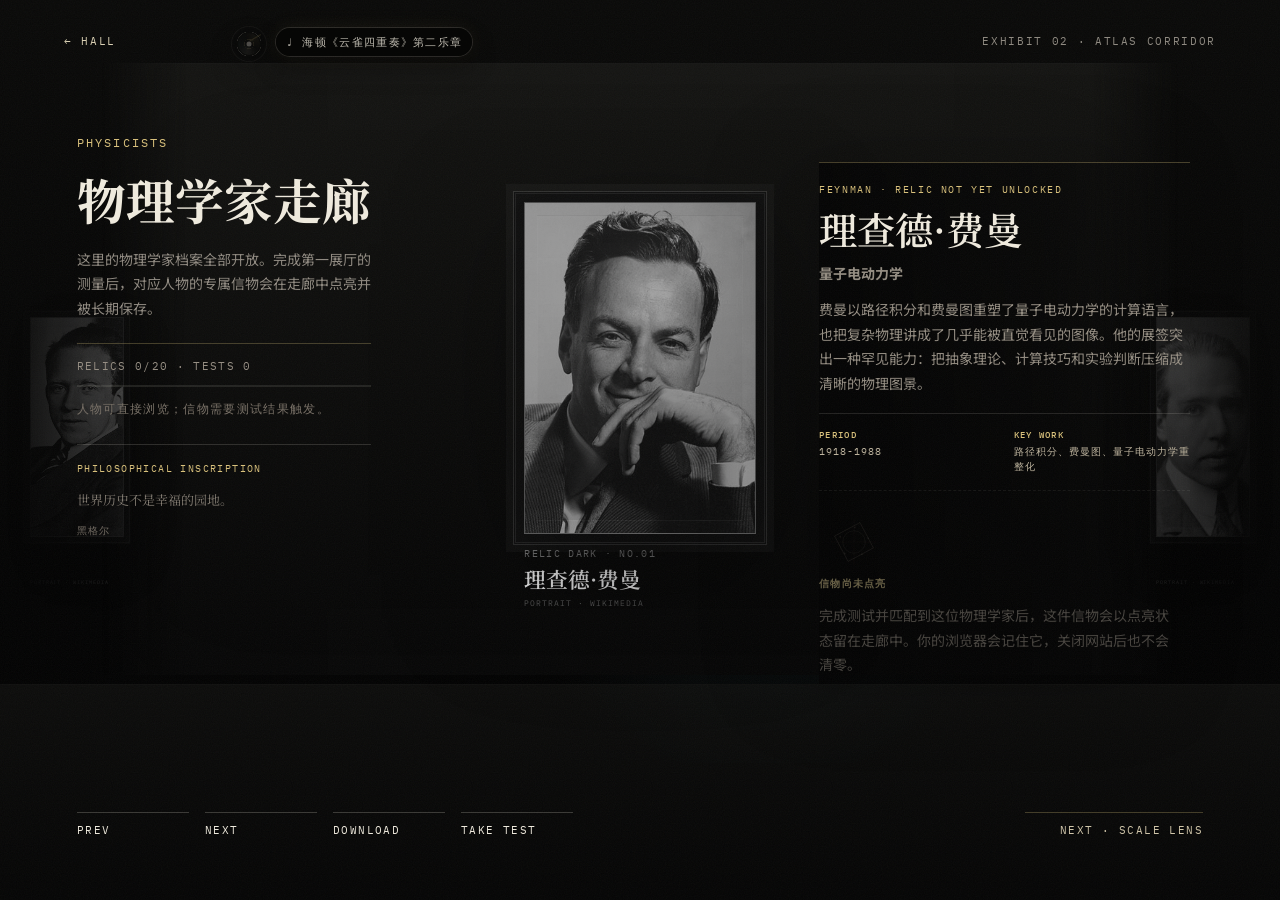
<file: prototype/physicist-corridor.html>
<!doctype html>
<html lang="zh-CN">
<head>
  <meta charset="utf-8" />
  <meta name="viewport" content="width=device-width, initial-scale=1" />
  <title>物理学家走廊 · Atlas Corridor</title>
  <link rel="icon" href="data:image/svg+xml,%3Csvg xmlns='http://www.w3.org/2000/svg' viewBox='0 0 64 64'%3E%3Crect width='64' height='64' fill='%23020202'/%3E%3Crect x='18' y='10' width='28' height='44' fill='none' stroke='%23d8c07a' stroke-width='3'/%3E%3Ccircle cx='32' cy='27' r='8' fill='%238fddea'/%3E%3C/svg%3E">
  <link rel="preconnect" href="https://fonts.googleapis.com">
  <link rel="preconnect" href="https://fonts.gstatic.com" crossorigin>
  <link href="https://fonts.googleapis.com/css2?family=IBM+Plex+Mono:wght@400;500;600&family=Noto+Serif+SC:wght@600;900&family=Noto+Sans+SC:wght@400;500;700&display=swap" rel="stylesheet">
  <link rel="stylesheet" href="./base.css" />
  <style>
    :root {
      --line: rgba(238,233,220,.14);
    }
    .corridor {
      position: relative;
      width: 100vw;
      height: 100vh;
      min-width: 1080px;
      min-height: 720px;
      overflow: hidden;
      background:
        radial-gradient(circle at 48% 33%, rgba(216,192,122,.10), transparent 15%),
        radial-gradient(circle at 60% 62%, rgba(143,221,234,.06), transparent 26%),
        linear-gradient(180deg, #080807 0%, #020202 66%, #000 100%);
    }
    .room {
      position: absolute;
      inset: 0;
      perspective: 1200px;
      pointer-events: none;
    }
    .wall {
      position: absolute;
      left: 8vw;
      right: 8vw;
      top: 7vh;
      height: 68vh;
      background: linear-gradient(180deg, rgba(18,18,16,.96), rgba(4,4,4,.96));
      border-top: 1px solid rgba(238,233,220,.07);
      box-shadow: inset 0 0 160px rgba(255,255,255,.018), 0 46px 160px rgba(0,0,0,.72);
      mask-image: linear-gradient(90deg, transparent, #000 8%, #000 92%, transparent);
    }
    .floor {
      position: absolute;
      left: -18vw;
      right: -18vw;
      bottom: -34vh;
      height: 58vh;
      transform: rotateX(65deg);
      transform-origin: 50% 0;
      border-top: 1px solid rgba(238,233,220,.06);
      background: linear-gradient(180deg, rgba(22,22,20,.50), #020202 68%);
    }
    .light {
      position: absolute;
      left: 50%;
      top: 2vh;
      width: 68vw;
      height: 70vh;
      transform: translateX(-50%);
      background: conic-gradient(from 180deg at 50% 0%, transparent 0 34%, rgba(238,233,220,.11) 42%, rgba(143,221,234,.07) 50%, rgba(238,233,220,.11) 58%, transparent 66% 100%);
      filter: blur(20px);
      opacity: .70;
      mix-blend-mode: screen;
    }
    .topline {
      position: absolute;
      left: clamp(40px, 5vw, 80px);
      right: clamp(40px, 5vw, 80px);
      top: 34px;
      z-index: 10;
      display: flex;
      justify-content: space-between;
      color: #8d887f;
      font-family: var(--mono);
      font-size: 11px;
      letter-spacing: .15em;
    }
    .topline a { color: #d9cfb2; }
    .intro {
      position: absolute;
      left: clamp(48px, 6vw, 90px);
      top: clamp(88px, 14vh, 140px);
      z-index: 8;
      width: min(440px, 32vw);
    }
    .kicker {
      color: var(--gold);
      font-family: var(--mono);
      font-size: 12px;
      letter-spacing: .18em;
      margin-bottom: 24px;
    }
    h1, h2 {
      margin: 0;
      font-family: var(--serif);
      line-height: 1.04;
      text-wrap: pretty;
    }
    h1 { font-size: clamp(48px, 5vw, 76px); }
    .intro p {
      margin: 22px 0 0;
      color: var(--muted);
      font-size: 16px;
      line-height: 1.85;
    }
    .progress-panel {
      margin-top: 28px;
      border-top: 1px solid rgba(216,192,122,.28);
      padding-top: 15px;
      color: #958d82;
      font-family: var(--mono);
      font-size: 11px;
      letter-spacing: .12em;
    }
    .hint {
      margin-top: 12px;
      color: #776f65;
      font-size: 12px;
      line-height: 1.7;
    }
    .progress-bar {
      height: 2px;
      background: rgba(238,233,220,.11);
      margin-top: 12px;
    }
    .progress-bar i {
      display: block;
      height: 100%;
      width: var(--w, 0%);
      background: linear-gradient(90deg, var(--cyan), var(--gold));
    }
    .rail-wrap {
      position: absolute;
      left: 0;
      right: 0;
      top: 12vh;
      bottom: 18vh;
      z-index: 7;
      overflow: hidden;
      pointer-events: none;
      mask-image: linear-gradient(90deg, transparent 0, #000 14%, #000 86%, transparent 100%);
    }
    .rail {
      height: 100%;
      position: relative;
      display: grid;
      place-items: center;
      transform: translateX(0);
      transition: none;
    }
    .portrait {
      position: absolute;
      width: clamp(132px, 12vw, 166px);
      border: 0;
      background: transparent;
      color: inherit;
      cursor: pointer;
      text-align: left;
      transform: translateX(calc(var(--distance, 0) * 44vw)) translateY(28px) scale(.66);
      transition: transform .58s cubic-bezier(.16,1,.3,1), opacity .42s, filter .42s, width .48s cubic-bezier(.16,1,.3,1);
      opacity: 0;
      filter: blur(2px) grayscale(1);
      pointer-events: auto;
    }
    .portrait.active {
      width: clamp(218px, 19vw, 286px);
      transform: translateX(0) translateY(-18px) scale(1);
      opacity: 1;
      filter: grayscale(1);
      z-index: 4;
    }
    .portrait.near {
      opacity: .58;
      filter: blur(.2px) grayscale(1);
      z-index: 2;
    }
    .portrait.locked { opacity: 0; }
    .portrait.locked.active { opacity: 1; }
    .portrait.locked.near { opacity: .58; }
    .photo {
      position: relative;
      width: 100%;
      height: clamp(206px, 26vw, 384px);
      background:
        radial-gradient(circle at 50% 26%, rgba(238,233,220,.50), rgba(238,233,220,.10) 22%, transparent 40%),
        linear-gradient(180deg, rgba(255,255,255,.09), rgba(255,255,255,.02)),
        #080808;
      border: 1px solid rgba(216,192,122,.34);
      outline: 1px solid rgba(238,233,220,.075);
      outline-offset: 8px;
      box-shadow:
        0 34px 80px rgba(0,0,0,.45),
        0 0 0 9px rgba(8,8,7,.72),
        0 0 0 10px rgba(216,192,122,.11),
        inset 0 0 70px rgba(255,255,255,.025);
      overflow: hidden;
      filter: grayscale(1);
    }
    .photo img {
      position: absolute;
      inset: 0;
      width: 100%;
      height: 100%;
      object-fit: cover;
      object-position: var(--photo-pos, 50% 50%);
      opacity: .78;
      filter: grayscale(1) contrast(.88) brightness(.76) sepia(.08);
      transform: scale(1.025);
    }
    .photo.has-image::before {
      opacity: 0;
    }
    .photo.has-image::after {
      background:
        linear-gradient(180deg, rgba(238,233,220,.08), transparent 24%, rgba(0,0,0,.28) 100%),
        linear-gradient(115deg, transparent 0 44%, rgba(255,255,255,.13) 48%, transparent 52% 100%);
    }
    .portrait.active .photo {
      box-shadow:
        0 42px 130px rgba(0,0,0,.58),
        0 0 0 10px rgba(8,8,7,.82),
        0 0 0 11px rgba(216,192,122,.18),
        0 0 0 18px rgba(238,233,220,.035),
        inset 0 0 90px rgba(255,255,255,.032);
    }
    .portrait:not(.active).locked .photo {
      background:
        radial-gradient(circle at 50% 28%, rgba(238,233,220,.28), rgba(238,233,220,.07) 24%, transparent 44%),
        linear-gradient(180deg, rgba(255,255,255,.04), rgba(255,255,255,.01)),
        #050505;
    }
    .photo::before {
      content: attr(data-initials);
      position: absolute;
      inset: 0;
      display: grid;
      place-items: center;
      color: rgba(238,233,220,.24);
      font-family: var(--serif);
      font-size: clamp(66px, 8vw, 132px);
      letter-spacing: -.08em;
    }
    .portrait:not(.active).locked .photo::before { color: rgba(238,233,220,.16); }
    .photo::after {
      content: "";
      position: absolute;
      inset: 12px;
      border: 1px solid rgba(238,233,220,.10);
      background-image: linear-gradient(115deg, transparent 0 44%, rgba(255,255,255,.13) 48%, transparent 52% 100%);
      background-clip: padding-box;
      opacity: .24;
    }
    .portrait small {
      display: block;
      margin-top: 13px;
      color: #7b746a;
      font-family: var(--mono);
      font-size: 10px;
      letter-spacing: .13em;
    }
    .portrait strong {
      display: block;
      margin-top: 7px;
      color: var(--ink);
      font-family: var(--serif);
      font-size: clamp(18px, 1.7vw, 28px);
      font-weight: 600;
      line-height: 1.1;
    }
    .photo-credit {
      display: block;
      margin-top: 7px;
      color: #59534b;
      font-family: var(--mono);
      font-size: 8px;
      letter-spacing: .12em;
    }
    .portrait.near small,
    .portrait.near strong { opacity: 0; }
    .portrait:not(.active).locked strong { color: #c7bfae; }
    .detail {
      position: absolute;
      right: clamp(54px, 7vw, 112px);
      top: clamp(128px, 18vh, 178px);
      z-index: 12;
      width: min(390px, 29vw);
      max-height: 58vh;
      overflow: auto;
      border-top: 1px solid rgba(216,192,122,.30);
      padding-top: 20px;
      scrollbar-color: rgba(216,192,122,.42) transparent;
      animation: detailRise .48s cubic-bezier(.16,1,.3,1);
      transition: opacity .2s ease, transform .2s ease;
      background: linear-gradient(90deg, rgba(2,2,2,.88), rgba(2,2,2,.58) 62%, rgba(2,2,2,0));
      box-shadow: -34px 0 80px rgba(0,0,0,.24);
    }
    .detail.is-swapping {
      opacity: 0;
      transform: translateY(18px);
    }
    .detail .tag {
      color: var(--gold);
      font-family: var(--mono);
      font-size: 10px;
      letter-spacing: .16em;
      margin-bottom: 13px;
    }
    .detail h2 {
      font-size: clamp(32px, 3vw, 48px);
      font-weight: 600;
    }
    .detail p {
      margin: 12px 0 0;
      color: #928b80;
      font-size: 14px;
      line-height: 1.75;
      text-wrap: pretty;
    }
    .bio-meta {
      display: grid;
      grid-template-columns: repeat(2, minmax(0, 1fr));
      gap: 10px 18px;
      margin: 18px 0 2px;
      padding-top: 14px;
      border-top: 1px solid rgba(238,233,220,.13);
    }
    .bio-meta span {
      color: #bdb39d;
      font-family: var(--mono);
      font-size: 10px;
      line-height: 1.45;
      letter-spacing: .10em;
    }
    .bio-meta b {
      display: block;
      margin-bottom: 4px;
      color: var(--gold);
      font-size: 9px;
      font-weight: 500;
      letter-spacing: .14em;
    }
    .relic {
      margin-top: 16px;
      padding: 16px 0 0;
      border-top: 1px solid rgba(238,233,220,.15);
    }
    .relic.unlocked {
      display: grid;
      grid-template-columns: 74px 1fr;
      gap: 18px;
      align-items: start;
      border-top-color: rgba(216,192,122,.36);
    }
    .relic.locked {
      opacity: .46;
      border-top-style: dashed;
    }
    .totem {
      width: 70px;
      height: 70px;
      color: var(--gold);
      filter: drop-shadow(0 0 24px rgba(216,192,122,.20));
    }
    .totem svg {
      width: 100%;
      height: 100%;
      display: block;
    }
    .totem.locked {
      color: #6f685e;
      filter: none;
    }
    .relic b {
      display: block;
      color: #d7c68e;
      font-family: var(--mono);
      font-size: 10px;
      letter-spacing: .12em;
      margin-bottom: 8px;
    }
    .relic p {
      display: -webkit-box;
      overflow: hidden;
      -webkit-line-clamp: 3;
      -webkit-box-orient: vertical;
    }
    .chips {
      display: flex;
      flex-wrap: wrap;
      gap: 8px;
      margin-top: 16px;
    }
    .chip {
      color: #bdb39d;
      border-top: 1px solid rgba(238,233,220,.18);
      padding-top: 6px;
      font-family: var(--mono);
      font-size: 10px;
      letter-spacing: .10em;
    }
    .intro {
      width: min(310px, 23vw);
      top: clamp(96px, 15vh, 150px);
    }
    .intro h1 { font-size: clamp(38px, 3.8vw, 58px); }
    .intro p { font-size: 14px; line-height: 1.78; }
    .progress-panel { margin-top: 22px; }
    @keyframes detailRise {
      from { opacity: 0; transform: translateY(18px); }
      to { opacity: 1; transform: translateY(0); }
    }
    .controls {
      position: absolute;
      left: clamp(48px, 6vw, 90px);
      bottom: clamp(44px, 7vh, 82px);
      z-index: 14;
      display: flex;
      gap: 16px;
    }
    .controls button, .controls a {
      border: 0;
      border-top: 1px solid rgba(238,233,220,.22);
      padding: 10px 0 0;
      width: 112px;
      background: transparent;
      color: var(--ink);
      cursor: pointer;
      text-align: left;
      font-family: var(--mono);
      font-size: 11px;
      letter-spacing: .13em;
    }
    .next-gallery {
      position: absolute;
      right: clamp(48px, 6vw, 90px);
      bottom: clamp(44px, 7vh, 82px);
      z-index: 14;
      width: 178px;
      border-top: 1px solid rgba(216,192,122,.28);
      padding-top: 10px;
      color: #cfc4a8;
      font-family: var(--mono);
      font-size: 11px;
      letter-spacing: .13em;
      text-align: right;
      transition: color .28s ease, border-color .28s ease, opacity .28s ease;
    }
    .next-gallery:hover,
    .next-gallery:focus-visible {
      color: var(--ink);
      border-color: rgba(216,192,122,.56);
      outline: none;
    }
    .inscription {
      margin-top: 24px;
      border-top: 1px solid rgba(238,233,220,.16);
      padding-top: 15px;
      color: #827b71;
      font-family: var(--serif);
      font-size: 13px;
      line-height: 1.85;
    }
    .inscription .label {
      color: var(--gold);
      font-family: var(--mono);
      font-size: 10px;
      letter-spacing: .14em;
      margin-bottom: 10px;
    }
    .quote, .source { transition: opacity .35s ease; }
    .source {
      margin-top: 10px;
      color: #6f685f;
      font-family: var(--mono);
      font-size: 10px;
      letter-spacing: .12em;
    }
    .quote.fade, .source.fade { opacity: 0; }
    .portal-transition.active { opacity: 1; animation: walkBlackout .96s cubic-bezier(.76,0,.24,1) forwards; }
    .portal-transition::before {
      content: "";
      position: absolute;
      left: 50%;
      top: 50%;
      width: 10vmin;
      aspect-ratio: 1;
      transform: translate(-50%, -50%) scale(.08);
      border-radius: 50%;
      border: 1px solid rgba(238,233,220,.72);
      box-shadow: 0 0 90px rgba(238,233,220,.30), inset 0 0 38px rgba(143,221,234,.20);
      opacity: 0;
    }
    .portal-transition.active::before { animation: portalOpen .82s cubic-bezier(.16,1,.3,1) forwards; }
    @keyframes portalOpen {
      0% { opacity: 0; transform: translate(-50%, -50%) scale(.08); }
      18% { opacity: 1; }
      100% { opacity: .18; transform: translate(-50%, -50%) scale(24); }
    }
    @keyframes portalBlackout {
      0% { background: rgba(0,0,0,0); }
      62% { background: rgba(0,0,0,.26); }
      100% { background: rgba(0,0,0,1); }
    }
      body.is-entering::before {
      content: "";
      position: fixed;
      inset: 0;
      z-index: 99;
      pointer-events: none;
      background: radial-gradient(ellipse at 50% 48%, rgba(238,233,220,.14), rgba(216,192,122,.045) 34%, rgba(3,3,2,.28) 100%);
      animation: pageReveal .72s cubic-bezier(.22,1,.36,1) forwards;
    }
    body.is-leaving main > :not(.portal-transition) {
      opacity: .72;
      filter: none !important;
      transition: opacity .52s cubic-bezier(.22,1,.36,1);
    }
    .portal-transition.active { opacity: 1; animation: pageVeil .52s cubic-bezier(.22,1,.36,1) forwards !important; }
    .portal-transition.active::before { animation: none !important; opacity: 0 !important; transform: none !important; }
    @keyframes pageVeil {
      0% { background: rgba(0,0,0,0); }
      100% { background: radial-gradient(ellipse at 50% 48%, rgba(238,233,220,.14), rgba(216,192,122,.050) 36%, rgba(3,3,2,.18) 100%); }
    }
     @keyframes pageReveal {
      from { opacity: 1; }
      to { opacity: 0; }
    }

  </style>
  <link rel="stylesheet" href="./gallery-transition.css" />
  <link rel="stylesheet" href="./ambient-audio.css?v=20260630-audio7" />
  <link rel="stylesheet" href="./mobile.css?v=20260630-mobile7" />
</head>
<body class="is-entering" data-ambient-scene="corridor">
  <main class="corridor">
    <div class="room" aria-hidden="true"><div class="wall"></div><div class="floor"></div><div class="light"></div></div>
    <div class="grain"></div>
    <header class="topline">
      <a href="./hall.html" data-transition>← HALL</a>
      <span>EXHIBIT 02 · ATLAS CORRIDOR</span>
    </header>
    <section class="intro">
      <div class="kicker">PHYSICISTS</div>
      <h1>物理学家走廊</h1>
      <p>这里的物理学家档案全部开放。完成第一展厅的测量后，对应人物的专属信物会在走廊中点亮并被长期保存。</p>
      <div class="progress-panel">
        <span id="progressText">RELICS 0/20</span>
        <div class="progress-bar"><i id="progressBar"></i></div>
        <div class="hint">人物可直接浏览；信物需要测试结果触发。</div>
      </div>
      <aside class="inscription" data-inscription-topic="corridor">
        <div class="label">PHILOSOPHICAL INSCRIPTION</div>
        <div class="quote"></div>
        <div class="source"></div>
      </aside>
    </section>
    <section class="rail-wrap" aria-label="物理学家图鉴走廊">
      <div class="rail" id="rail"></div>
    </section>
    <aside class="detail" id="detail"></aside>
    <nav class="controls">
      <button id="prevBtn" type="button">PREV</button>
      <button id="nextBtn" type="button">NEXT</button>
      <button id="downloadBtn" type="button">DOWNLOAD</button>
      <a href="./physicist-test.html" data-transition>TAKE TEST</a>
    </nav>
    <a class="next-gallery" href="./scale-gallery.html" data-transition>NEXT · SCALE LENS</a>
    <div class="portal-transition" id="portalTransition" aria-hidden="true"></div>
  </main>

  <script src="./physicist-data.js"></script>
  <script src="./physicist-portraits.js"></script>
  <script src="./philosophy-inscriptions.js"></script>
  <script src="./ambient-audio.js?v=20260630-audio7"></script>
  <script>
    const people = window.PhysicistAtlasData.people;
    const portraitPhotos = window.PhysicistPortraits || {};
    const corridorBios = {
      feynman: { field: "量子电动力学", period: "1918-1988", intro: "费曼以路径积分和费曼图重塑了量子电动力学的计算语言，也把复杂物理讲成了几乎能被直觉看见的图像。他的展签突出一种罕见能力：把抽象理论、计算技巧和实验判断压缩成清晰的物理图景。", work: "路径积分、费曼图、量子电动力学重整化" },
      bohr: { field: "量子论", period: "1885-1962", intro: "玻尔提出原子结构模型，并在哥本哈根学派中塑造了互补性与量子测量的解释框架。他的走廊位置像一间讨论室：一整代物理学家在这里围绕原子、测量与现实展开辩论，玻尔是持续的中心。", work: "玻尔原子模型、互补原理、哥本哈根解释" },
      einstein: { field: "相对论 / 光量子", period: "1879-1955", intro: "爱因斯坦用相对论改变了空间、时间与引力的含义，也用光电效应解释推动了量子论的成立。他在这条走廊里代表一种宏观秩序感：从简单原则出发，重新规定宇宙的基本语法。", work: "狭义相对论、广义相对论、光电效应解释" },
      fermi: { field: "核物理 / 统计物理", period: "1901-1954", intro: "费米兼具理论判断和实验手感，是二十世纪少见的全能型物理学家。他从费米统计到核反应堆，把微观粒子规律推向可操作的工程现实，也让“估算”成为一种强大的科学方法。", work: "费米-狄拉克统计、弱相互作用理论、首座核反应堆" },
      pauli: { field: "量子力学", period: "1900-1958", intro: "泡利提出不相容原理，解释了电子壳层结构和物质稳定性的深层原因。他的展签强调严格性：一个简洁的禁令如何支撑周期表、化学键以及普通物质的秩序。", work: "泡利不相容原理、自旋理论、泡利矩阵" },
      millikan: { field: "实验物理", period: "1868-1953", intro: "密立根通过油滴实验测定基本电荷，给电子电荷提供了精确数值。他适合放在实验方法展段：微小液滴、强电场和长期重复测量共同构成现代精密实验的经典场景。", work: "油滴实验、基本电荷测定、光电效应实验研究" },
      schrodinger: { field: "波动力学", period: "1887-1961", intro: "薛定谔用波动方程为量子力学提供了另一种数学表达，使微观粒子的状态可以作为波函数演化。走廊简介聚焦于波函数、方程与量子叠加，这些才是他留下的核心遗产。", work: "薛定谔方程、波动力学、量子叠加思想实验" },
      franklin: { field: "X 射线晶体学", period: "1920-1958", intro: "富兰克林以高质量 X 射线衍射图像推进了 DNA 结构研究。她在物理学家走廊中连接成像技术与生命结构：看见不可见的分子秩序，本身就是现代物理方法的胜利。", work: "DNA X 射线衍射、Photo 51、晶体学成像" },
      maxwell: { field: "电磁理论", period: "1831-1879", intro: "麦克斯韦把电、磁与光统一在一组方程中，预言电磁波存在。他的展位是整条走廊的古典支柱：世界第一次显得可以由场、方程和传播速度共同组织起来。", work: "麦克斯韦方程组、电磁场理论、光的电磁理论" },
      dirac: { field: "相对论量子力学", period: "1902-1984", intro: "狄拉克方程把量子力学与狭义相对论结合，并预言了反物质。他的简介适合极简处理：少量符号、极高密度，一个方程直接打开了电子自旋与正电子的世界。", work: "狄拉克方程、反物质预言、量子场论基础" },
      curie: { field: "放射性研究", period: "1867-1934", intro: "居里夫人开创性研究放射性，并发现钋和镭。她的展签应带有材料感：矿渣、暗光、长期分离与测量，显示现代物理如何在艰苦实验中辨认新的自然过程。", work: "放射性研究、钋和镭的发现、放射化学" },
      vonneumann: { field: "数学物理 / 计算", period: "1903-1957", intro: "冯·诺依曼为量子力学数学基础、博弈论和现代计算机体系结构作出关键贡献。他在走廊中像一座桥：从抽象公理到计算机器，连接理论物理和信息时代。", work: "量子力学数学基础、冯·诺依曼结构、博弈论" },
      wood: { field: "光学实验", period: "1868-1955", intro: "伍德以光学实验和反伪科学调查闻名，展示了物理学家的另一种公共角色：用实验拆穿幻象，用光谱、偏振和仪器判断现象是否真实。", work: "伍德灯、紫外摄影、光学实验与科学辨伪" },
      lorentz: { field: "经典电子论", period: "1853-1928", intro: "洛伦兹提出电子论和洛伦兹变换，为狭义相对论铺设数学道路。他的展位适合放在经典到现代的门槛处：旧理论的精密结构如何逼近新时空观。", work: "洛伦兹变换、电子论、洛伦兹力" },
      planck: { field: "量子论起点", period: "1858-1947", intro: "普朗克在黑体辐射问题中引入能量量子，打开量子物理的大门。这是一次被实验逼出来的谨慎改写：连续世界第一次出现离散刻度，物理学从此进入新的语法。", work: "能量量子假设、黑体辐射公式、普朗克常数" },
      galileo: { field: "近代科学方法", period: "1564-1642", intro: "伽利略把观察、实验和数学描述结合起来，为近代物理奠定方法基础。他的走廊位置像序章：从望远镜、斜面和运动研究开始，自然被转化为可测量的对象。", work: "自由落体研究、惯性思想、天文观测" },
      sagan: { field: "行星科学 / 科学传播", period: "1934-1996", intro: "萨根研究行星大气和宇宙生命可能性，也以科学传播塑造公众的宇宙想象。他的展签提醒观众：物理学不只发生在实验室，也改变人类理解自身位置的方式。", work: "行星科学、宇宙生命讨论、旅行者金唱片" },
      wu: { field: "实验核物理", period: "1912-1997", intro: "吴健雄通过精密实验验证弱相互作用中宇称不守恒，改变了物理学对对称性的理解。她的展位应突出低温装置、钴-60 衰变和一个被实验推翻的基本直觉。", work: "吴实验、宇称不守恒验证、β 衰变研究" },
      hawking: { field: "黑洞 / 宇宙学", period: "1942-2018", intro: "霍金把广义相对论、量子场论和热力学带入黑洞研究，提出黑洞辐射。他的简介适合处理为一段深色宇宙展签：边界、熵、奇点和信息问题彼此交错。", work: "霍金辐射、奇点定理、黑洞热力学" },
      heisenberg: { field: "矩阵力学", period: "1901-1976", intro: "海森堡建立矩阵力学并提出不确定性原理，使微观世界告别经典可视化图像。他的展签像一道雾墙：物理学在原则上重新定义了可知的边界，精度的极限来自自然本身。", work: "矩阵力学、不确定性原理、量子理论基础" }
    };
    const storageKey = "physicistAtlas:v1";
    const rail = document.getElementById("rail");
    const detail = document.getElementById("detail");
    const progressText = document.getElementById("progressText");
    const progressBar = document.getElementById("progressBar");
    let active = 0;

    function readAtlasState() {
      try {
        return JSON.parse(localStorage.getItem(storageKey)) || { unlocked: [], totalTests: 0, lastResult: null, unlockedAt: {} };
      } catch {
        return { unlocked: [], totalTests: 0, lastResult: null, unlockedAt: {} };
      }
    }

    function isUnlocked(person) {
      return readAtlasState().unlocked.includes(person.id);
    }

    function dateLabel(iso) {
      if (!iso) return "UNKNOWN DATE";
      return new Date(iso).toLocaleDateString("zh-CN", { year: "numeric", month: "2-digit", day: "2-digit" });
    }

    function renderProgress() {
      const state = readAtlasState();
      progressText.textContent = `RELICS ${state.unlocked.length}/${people.length} · TESTS ${state.totalTests || 0}`;
      progressBar.style.setProperty("--w", `${(state.unlocked.length / people.length) * 100}%`);
      if (state.lastResult) {
        const lastIndex = people.findIndex(person => person.id === state.lastResult);
        if (lastIndex >= 0) active = lastIndex;
      }
    }

    function renderRail() {
      rail.innerHTML = people.map((p, index) => {
        const unlocked = isUnlocked(p);
        const photo = portraitPhotos[p.id];
        const rawDistance = index - active;
        const wrappedDistance = rawDistance > people.length / 2 ? rawDistance - people.length : rawDistance < -people.length / 2 ? rawDistance + people.length : rawDistance;
        const near = Math.abs(wrappedDistance) === 1;
        return `<button class="portrait ${index === active ? "active" : ""} ${near ? "near" : ""} ${unlocked ? "unlocked" : "locked"}" type="button" data-index="${index}" style="--distance:${wrappedDistance}">
          <div class="photo ${photo ? "has-image" : ""}" data-initials="${p.initials}" style="${photo ? `--photo-pos:${photo.pos}` : ""}">
            ${photo ? `<img src="${photo.src}" alt="${p.name}肖像" loading="${index === active || near ? "eager" : "lazy"}" referrerpolicy="no-referrer" onerror="this.remove(); this.parentElement.classList.remove('has-image');">` : ""}
          </div>
          <small>${unlocked ? "RELIC LIT" : "RELIC DARK"} · NO.${String(p.index).padStart(2, "0")}</small>
          <strong>${p.name}</strong>
          ${photo ? `<span class="photo-credit">PORTRAIT · ${photo.credit}</span>` : ""}
        </button>`;
      }).join("");
      rail.querySelectorAll(".portrait").forEach(btn => {
        btn.addEventListener("click", () => setActive(Number(btn.dataset.index)));
      });
    }

    function updateRail() {
      const portraits = rail.querySelectorAll(".portrait");
      portraits.forEach((btn, index) => {
        const rawDistance = index - active;
        const wrappedDistance = rawDistance > people.length / 2 ? rawDistance - people.length : rawDistance < -people.length / 2 ? rawDistance + people.length : rawDistance;
        const near = Math.abs(wrappedDistance) === 1;
        btn.style.setProperty("--distance", wrappedDistance);
        btn.classList.toggle("active", index === active);
        btn.classList.toggle("near", near);
      });
    }

    function renderDetail() {
      const p = people[active];
      const state = readAtlasState();
      const unlocked = isUnlocked(p);
      const totem = renderTotem(p, unlocked);
      const prompt = buildPrompt(p);
      const bio = corridorBios[p.id] || { field: "物理学", period: "", intro: p.analysis[0] || "", work: p.title };
      detail.innerHTML = `
        <div class="tag">${p.id.toUpperCase()} · ${unlocked ? `RELIC UNLOCKED ${dateLabel(state.unlockedAt?.[p.id])}` : "RELIC NOT YET UNLOCKED"}</div>
        <h2>${p.name}</h2>
        <p><b>${bio.field}</b></p>
        <p>${bio.intro}</p>
        <div class="bio-meta">
          <span><b>PERIOD</b>${bio.period}</span>
          <span><b>KEY WORK</b>${bio.work}</span>
        </div>
        <div class="relic ${unlocked ? "unlocked" : "locked"}">
          ${totem}
          <div>
            <b>${unlocked ? `专属信物：${p.relic.name}` : "信物尚未点亮"}</b>
            <p>${unlocked ? p.relic.description : "完成测试并匹配到这位物理学家后，这件信物会以点亮状态留在走廊中。你的浏览器会记住它，关闭网站后也不会清零。"}</p>
          </div>
        </div>
        <p><b>更容易测到这个结果：</b>${prompt}</p>
        <div class="chips"><span class="chip">${bio.field}</span><span class="chip">${unlocked ? "RELIC STORED" : "TEST TO LIGHT RELIC"}</span></div>`;
    }

    function renderTotem(person, unlocked) {
      const n = person.index;
      const rotation = (n * 17) % 180;
      const sides = 3 + (n % 6);
      const inner = 18 + (n % 5) * 3;
      const points = Array.from({ length: sides }, (_, i) => {
        const a = -Math.PI / 2 + i * Math.PI * 2 / sides;
        return `${50 + Math.cos(a) * 29},${50 + Math.sin(a) * 29}`;
      }).join(" ");
      const small = Array.from({ length: 4 + (n % 4) }, (_, i) => {
        const a = i * Math.PI * 2 / (4 + (n % 4)) + n;
        return `<circle cx="${50 + Math.cos(a) * inner}" cy="${50 + Math.sin(a) * inner}" r="${unlocked ? 1.8 : 1.2}" fill="currentColor" opacity="${unlocked ? .9 : .36}"/>`;
      }).join("");
      return `<div class="totem ${unlocked ? "unlocked" : "locked"}" aria-hidden="true">
        <svg viewBox="0 0 100 100">
          <polygon points="${points}" fill="none" stroke="currentColor" stroke-width="${unlocked ? 2.2 : 1.2}" opacity="${unlocked ? .86 : .36}" transform="rotate(${rotation} 50 50)"/>
          <circle cx="50" cy="50" r="${12 + (n % 4) * 4}" fill="none" stroke="currentColor" stroke-width="${unlocked ? 1.8 : 1}" opacity="${unlocked ? .72 : .28}"/>
          <path d="M50 16 L50 84 M16 50 L84 50" stroke="currentColor" stroke-width="${unlocked ? 1.4 : .8}" opacity="${unlocked ? .36 : .16}"/>
          ${small}
        </svg>
      </div>`;
    }

    function buildPrompt(person) {
      const hints = [];
      const target = person.target || {};
      if ((target.T || 0) >= 3) hints.push("偏向理论推演");
      if ((target.E || 0) >= 3) hints.push("偏向实验和动手验证");
      if ((target.I || 0) >= 3) hints.push("相信直觉飞跃");
      if ((target.L || 0) >= 3) hints.push("选择严谨逻辑");
      if ((target.Q || 0) >= 3) hints.push("拥抱概率和不确定性");
      if ((target.C || 0) >= 3) hints.push("坚持秩序与决定论");
      if ((target.S || 0) >= 3) hints.push("更像独自推进问题");
      if ((target.Le || 0) >= 3) hints.push("更像组织者或传播者");
      if ((target.A || 0) >= 3) hints.push("保留跨界、玩心和意象感");
      if ((target.R || 0) >= 3) hints.push("选择克制、刻苦和传统严谨");
      return hints.slice(0, 4).join("，") + "。";
    }

    function setActive(index) {
      const next = (index + people.length) % people.length;
      if (next === active) return;
      detail.classList.add("is-swapping");
      active = next;
      updateRail();
      window.setTimeout(() => {
        renderDetail();
        detail.classList.remove("is-swapping");
      }, 220);
    }

    document.getElementById("prevBtn").addEventListener("click", () => setActive(active - 1));
    document.getElementById("nextBtn").addEventListener("click", () => setActive(active + 1));
    document.getElementById("downloadBtn").addEventListener("click", downloadCard);
    window.addEventListener("keydown", (event) => {
      if (event.key === "ArrowLeft") setActive(active - 1);
      if (event.key === "ArrowRight") setActive(active + 1);
    });

    function downloadCard() {
      const p = people[active];
      const bio = corridorBios[p.id] || { field: "物理学", period: "", intro: "", work: p.title };
      const photo = portraitPhotos[p.id];
      const W = 1200, H = 1600;
      const cvs = document.createElement("canvas");
      cvs.width = W; cvs.height = H;
      const ctx = cvs.getContext("2d");

      function renderCard(imgEl) {
        // Background
        const bg = ctx.createLinearGradient(0, 0, 0, H);
        bg.addColorStop(0, "#0a0a09");
        bg.addColorStop(0.6, "#020202");
        bg.addColorStop(1, "#000");
        ctx.fillStyle = bg;
        ctx.fillRect(0, 0, W, H);

        // Subtle top light
        const topLight = ctx.createRadialGradient(W * 0.5, H * 0.18, 20, W * 0.5, H * 0.18, W * 0.5);
        topLight.addColorStop(0, "rgba(238,233,220,.12)");
        topLight.addColorStop(0.4, "rgba(216,192,122,.06)");
        topLight.addColorStop(1, "rgba(0,0,0,0)");
        ctx.fillStyle = topLight;
        ctx.fillRect(0, 0, W, H);

        // Border frame
        ctx.strokeStyle = "rgba(216,192,122,.30)";
        ctx.lineWidth = 2;
        ctx.strokeRect(48, 48, W - 96, H - 96);
        ctx.strokeStyle = "rgba(238,233,220,.08)";
        ctx.lineWidth = 1;
        ctx.strokeRect(64, 64, W - 128, H - 128);

        // Portrait
        const imgSize = 560;
        const imgX = (W - imgSize) / 2;
        const imgY = 180;
        ctx.fillStyle = "#080808";
        ctx.fillRect(imgX - 4, imgY - 4, imgSize + 8, imgSize + 8);
        ctx.strokeStyle = "rgba(216,192,122,.34)";
        ctx.lineWidth = 1.5;
        ctx.strokeRect(imgX - 4, imgY - 4, imgSize + 8, imgSize + 8);
        if (imgEl) {
          ctx.save();
          ctx.filter = "grayscale(1) contrast(0.88) brightness(0.76)";
          ctx.drawImage(imgEl, imgX, imgY, imgSize, imgSize);
          ctx.restore();
          const overlay = ctx.createLinearGradient(imgX, imgY, imgX, imgY + imgSize);
          overlay.addColorStop(0, "rgba(238,233,220,.08)");
          overlay.addColorStop(0.7, "rgba(0,0,0,0)");
          overlay.addColorStop(1, "rgba(0,0,0,.28)");
          ctx.fillStyle = overlay;
          ctx.fillRect(imgX, imgY, imgSize, imgSize);
        } else {
          ctx.font = "bold 180px 'Noto Serif SC', serif";
          ctx.fillStyle = "rgba(238,233,220,.18)";
          ctx.textAlign = "center";
          ctx.fillText(p.initials, W / 2, imgY + imgSize / 2 + 60);
        }

        // Header
        ctx.font = "500 22px 'IBM Plex Mono', monospace";
        ctx.fillStyle = "rgba(216,192,122,.80)";
        ctx.textAlign = "center";
        ctx.fillText("NOBEL PHYSICS ATLAS · 诺奖物理人格图鉴", W / 2, 120);

        // Name
        ctx.font = "bold 72px 'Noto Serif SC', serif";
        ctx.fillStyle = "#eee9dc";
        ctx.fillText(p.name, W / 2, 870);

        // Title
        ctx.font = "500 28px 'Noto Sans SC', sans-serif";
        ctx.fillStyle = "rgba(238,233,220,.60)";
        ctx.fillText(p.title, W / 2, 920);

        // Field + Period
        ctx.font = "500 24px 'IBM Plex Mono', monospace";
        ctx.fillStyle = "rgba(216,192,122,.72)";
        ctx.fillText(bio.field + " · " + bio.period, W / 2, 980);

        // Key work
        ctx.font = "400 22px 'Noto Sans SC', sans-serif";
        ctx.fillStyle = "rgba(238,233,220,.50)";
        const workText = bio.work || "";
        if (workText.length > 36) {
          ctx.fillText(workText.slice(0, 36), W / 2, 1040);
          ctx.fillText(workText.slice(36), W / 2, 1072);
        } else {
          ctx.fillText(workText, W / 2, 1040);
        }

        // Intro (wrapped)
        ctx.textAlign = "left";
        ctx.font = "400 22px 'Noto Sans SC', sans-serif";
        ctx.fillStyle = "rgba(238,233,220,.46)";
        const introText = bio.intro || "";
        const maxW = W - 200;
        const lines = [];
        let line = "";
        for (const ch of introText) {
          if (ctx.measureText(line + ch).width > maxW) { lines.push(line); line = ch; }
          else { line += ch; }
        }
        if (line) lines.push(line);
        lines.slice(0, 8).forEach((l, i) => { ctx.fillText(l, 100, 1120 + i * 36); });

        // Footer
        ctx.textAlign = "center";
        ctx.font = "500 18px 'IBM Plex Mono', monospace";
        ctx.fillStyle = "rgba(143,221,234,.50)";
        ctx.fillText("始于有趣，终于有理 · Nobel Physics Interactive Exhibition", W / 2, H - 80);

        // Download
        cvs.toBlob(function (blob) {
          const url = URL.createObjectURL(blob);
          const a = document.createElement("a");
          a.href = url;
          a.download = "physicist-" + p.id + ".png";
          a.click();
          URL.revokeObjectURL(url);
        }, "image/png");
      }

      if (photo && photo.src) {
        const img = new Image();
        img.crossOrigin = "anonymous";
        img.onload = function () { renderCard(img); };
        img.onerror = function () { renderCard(null); };
        img.src = photo.src;
      } else {
        renderCard(null);
      }
    }

    renderProgress();
    renderRail();
    renderDetail();
  </script>
  <script src="./transition-nav.js"></script>
</body>
</html>
</file>
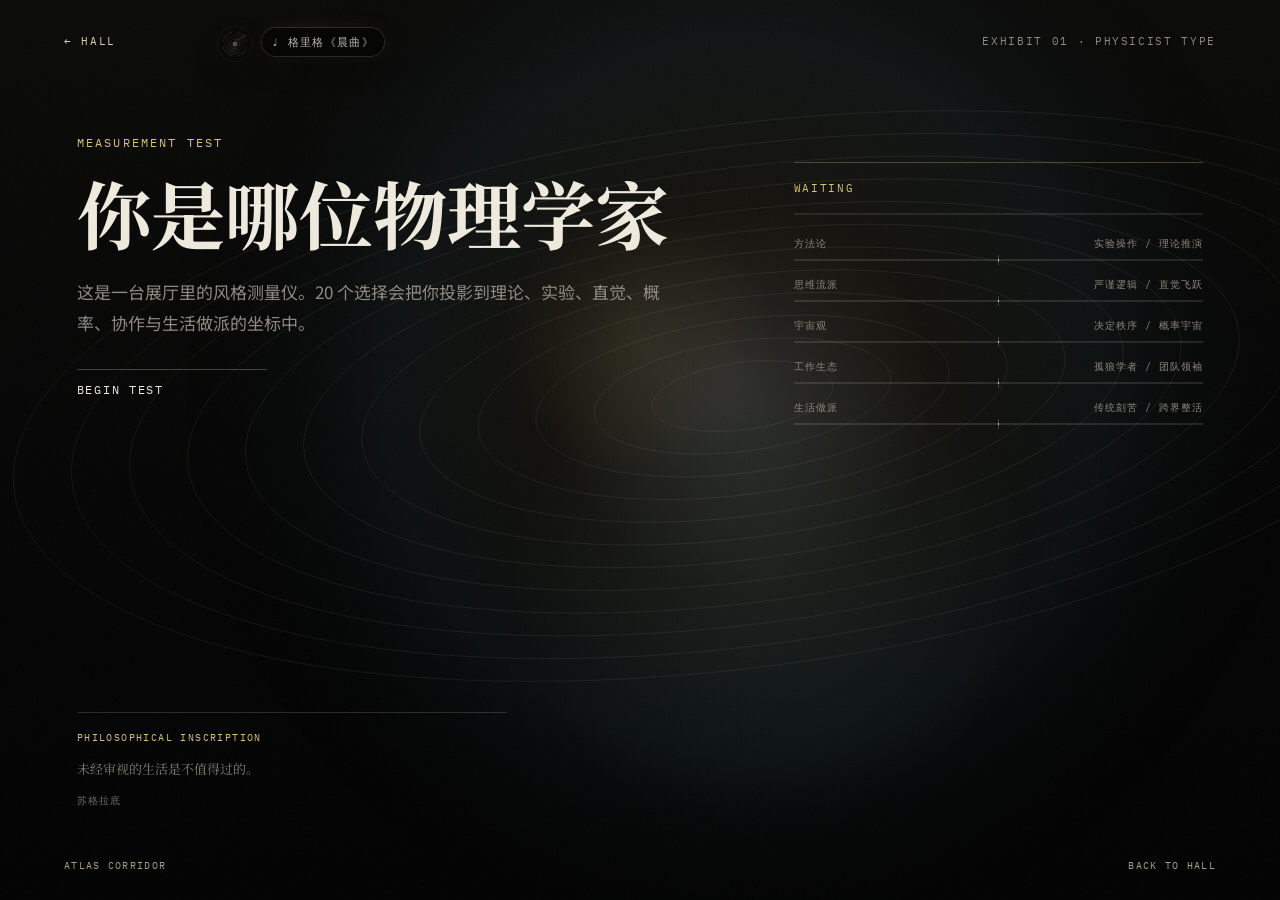
<file: prototype/physicist-test.html>
<!doctype html>
<html lang="zh-CN">
<head>
  <meta charset="utf-8" />
  <meta name="viewport" content="width=device-width, initial-scale=1" />
  <title>你是哪位物理学家 · Atlas Test</title>
  <link rel="icon" href="data:image/svg+xml,%3Csvg xmlns='http://www.w3.org/2000/svg' viewBox='0 0 64 64'%3E%3Crect width='64' height='64' fill='%23020202'/%3E%3Ccircle cx='32' cy='32' r='22' fill='none' stroke='%23d8c07a' stroke-width='3'/%3E%3Cpath d='M20 34h24M32 20v24' stroke='%238fddea' stroke-width='3'/%3E%3C/svg%3E">
  <link rel="preconnect" href="https://fonts.googleapis.com">
  <link rel="preconnect" href="https://fonts.gstatic.com" crossorigin>
  <link href="https://fonts.googleapis.com/css2?family=IBM+Plex+Mono:wght@400;500;600&family=Noto+Serif+SC:wght@600;900&family=Noto+Sans+SC:wght@400;500;700&display=swap" rel="stylesheet">
  <link rel="stylesheet" href="./base.css" />
  <style>
.test {
      position: relative;
      width: 100vw;
      height: 100vh;
      min-width: 1080px;
      min-height: 720px;
      overflow: hidden;
      background:
        radial-gradient(circle at 50% 38%, rgba(216,192,122,.10), transparent 16%),
        radial-gradient(circle at 60% 64%, rgba(143,221,234,.08), transparent 27%),
        linear-gradient(180deg, #080807 0%, #020202 66%, #000 100%);
    }
    canvas { position: absolute; inset: 0; width: 100%; height: 100%; z-index: 1; }
    .grain {
      position: absolute;
      inset: 0;
      z-index: 50;
      pointer-events: none;
      opacity: .13;
      mix-blend-mode: screen;
      background-image: url("data:image/svg+xml,%3Csvg xmlns='http://www.w3.org/2000/svg' width='180' height='180'%3E%3Cfilter id='n'%3E%3CfeTurbulence type='fractalNoise' baseFrequency='.86' numOctaves='3' stitchTiles='stitch'/%3E%3C/filter%3E%3Crect width='180' height='180' filter='url(%23n)' opacity='.32'/%3E%3C/svg%3E");
    }
    .topline {
      position: absolute;
      left: clamp(40px, 5vw, 80px);
      right: clamp(40px, 5vw, 80px);
      top: 34px;
      z-index: 10;
      display: flex;
      justify-content: space-between;
      color: #8d887f;
      font-family: var(--mono);
      font-size: 11px;
      letter-spacing: .15em;
    }
    .topline a { color: #d9cfb2; }
    .stage {
      position: absolute;
      z-index: 6;
      left: clamp(54px, 6vw, 92px);
      top: clamp(96px, 15vh, 150px);
      width: min(690px, 48vw);
      transition: transform .42s cubic-bezier(.16,1,.3,1), opacity .32s;
    }
    .stage.question-mode {
      top: clamp(88px, 12vh, 118px);
      bottom: 86px;
      display: grid;
      grid-template-rows: auto minmax(92px, 128px) minmax(330px, 1fr);
      align-content: start;
      row-gap: 22px;
      overflow: hidden;
    }
    .stage.switching { transform: translateX(-22px); opacity: 0; }
    .kicker {
      color: var(--gold);
      font-family: var(--mono);
      font-size: 12px;
      letter-spacing: .18em;
      margin-bottom: 24px;
    }
    h1, h2 {
      margin: 0;
      font-family: var(--serif);
      line-height: 1.05;
      letter-spacing: 0;
      text-wrap: pretty;
    }
    h1 { font-size: clamp(54px, 5.8vw, 84px); }
    h2 { font-size: clamp(36px, 4.2vw, 60px); }
    .question-title {
      align-self: start;
      max-width: 660px;
      overflow: hidden;
      color: var(--ink);
      font-size: clamp(27px, 2.35vw, 34px);
      line-height: 1.24;
      display: -webkit-box;
      -webkit-line-clamp: 3;
      -webkit-box-orient: vertical;
    }
    .lead, .question-text {
      margin: 24px 0 0;
      color: var(--muted);
      font-size: 17px;
      line-height: 1.85;
      text-wrap: pretty;
    }
    .start, .restart, .corridor-link {
      margin-top: 30px;
      border: 0;
      border-top: 1px solid rgba(238,233,220,.26);
      padding: 12px 0 0;
      background: transparent;
      color: var(--ink);
      cursor: pointer;
      text-align: left;
      font-family: var(--mono);
      font-size: 12px;
      letter-spacing: .14em;
    }
    .start { width: 190px; }
    .answers {
      margin-top: 34px;
      display: grid;
      gap: 1px;
      background: rgba(238,233,220,.10);
      border-top: 1px solid rgba(238,233,220,.16);
    }
    .stage.question-mode .kicker { margin-bottom: 0; }
    .stage.question-mode .answers {
      margin-top: 0;
      height: 100%;
      min-height: 318px;
      max-height: 390px;
      grid-template-rows: repeat(4, minmax(76px, 1fr));
      align-self: start;
      overflow: hidden;
    }
    .answer {
      min-height: 74px;
      border: 0;
      background: rgba(4,4,3,.86);
      color: var(--ink);
      cursor: pointer;
      text-align: left;
      padding: 17px 20px;
      transition: transform .22s cubic-bezier(.16,1,.3,1), background .22s;
    }
    .stage.question-mode .answer {
      min-height: 0;
      padding: 13px 18px 12px;
      overflow: hidden;
    }
    .answer:hover, .answer:focus-visible {
      transform: translateX(6px);
      background: rgba(22,22,20,.92);
      outline: 0;
    }
    .answer small {
      display: block;
      color: #746e65;
      font-family: var(--mono);
      font-size: 10px;
      letter-spacing: .12em;
      margin-bottom: 6px;
    }
    .answer span {
      font-size: 15px;
      line-height: 1.55;
      color: #d8d1bf;
    }
    .stage.question-mode .answer span {
      display: -webkit-box;
      overflow: hidden;
      font-size: 14px;
      line-height: 1.48;
      -webkit-line-clamp: 3;
      -webkit-box-orient: vertical;
    }
    .panel {
      position: absolute;
      right: clamp(48px, 6vw, 92px);
      top: clamp(118px, 18vh, 170px);
      width: min(430px, 32vw);
      z-index: 8;
      border-top: 1px solid rgba(216,192,122,.30);
      padding-top: 18px;
    }
    .progress {
      color: var(--gold);
      font-family: var(--mono);
      font-size: 11px;
      letter-spacing: .15em;
      margin-bottom: 18px;
    }
    .meter {
      height: 2px;
      background: rgba(238,233,220,.10);
      margin-bottom: 22px;
    }
    .meter i {
      display: block;
      height: 100%;
      width: var(--w, 0%);
      background: linear-gradient(90deg, var(--cyan), var(--gold));
      transition: width .35s cubic-bezier(.16,1,.3,1);
    }
    .axis-row { margin-bottom: 17px; }
    .axis-row label {
      display: flex;
      justify-content: space-between;
      color: #8d867b;
      font-family: var(--mono);
      font-size: 10px;
      letter-spacing: .10em;
      margin-bottom: 8px;
    }
    .axis-bar {
      position: relative;
      height: 2px;
      background: rgba(238,233,220,.12);
    }
    .axis-bar::before {
      content: "";
      position: absolute;
      left: 50%;
      top: -4px;
      width: 1px;
      height: 10px;
      background: rgba(238,233,220,.20);
    }
    .axis-bar i {
      position: absolute;
      top: 0;
      left: min(50%, var(--pos, 50%));
      width: max(1px, var(--delta, 0%));
      height: 100%;
      background: linear-gradient(90deg, var(--cyan), var(--gold));
      transform-origin: 0 50%;
    }
    .loading {
      position: absolute;
      inset: 0;
      z-index: 30;
      display: grid;
      place-items: center;
      background: rgba(0,0,0,.50);
      backdrop-filter: blur(8px);
    }
    .loading[hidden] { display: none; }
    .loading-core {
      position: relative;
      width: 340px;
      aspect-ratio: 1;
      display: grid;
      place-items: center;
      text-align: center;
      color: var(--ink);
      font-family: var(--mono);
      font-size: 12px;
      letter-spacing: .14em;
    }
    .loading-core::before, .loading-core::after {
      content: "";
      position: absolute;
      inset: 38px;
      border-radius: 50%;
      border: 1px solid rgba(238,233,220,.18);
      animation: collapse 2.2s cubic-bezier(.16,1,.3,1) infinite;
    }
    .loading-core::after {
      inset: 72px;
      animation-delay: -.8s;
      border-color: rgba(216,192,122,.22);
    }
    @keyframes collapse {
      0% { transform: scale(1.2); opacity: 0; }
      28% { opacity: 1; }
      100% { transform: scale(.22); opacity: 0; }
    }
    .result-view {
      position: absolute;
      inset: 86px clamp(46px, 5vw, 86px) 72px clamp(54px, 6vw, 92px);
      z-index: 9;
      display: grid;
      grid-template-columns: minmax(310px, 31vw) minmax(520px, 1fr);
      gap: clamp(30px, 4vw, 56px);
    }
    .result-view[hidden] { display: none; }
    .result-hero {
      align-self: stretch;
      border-top: 1px solid rgba(216,192,122,.30);
      padding-top: 18px;
      display: grid;
      grid-template-rows: auto 1fr auto;
      align-content: start;
      overflow: hidden;
    }
    .result-id {
      display: grid;
      grid-template-columns: 112px 1fr;
      gap: 18px;
      align-items: start;
    }
    .result-portrait {
      position: relative;
      width: 112px;
      height: 148px;
      margin-bottom: 0;
      background:
        radial-gradient(circle at 50% 27%, rgba(238,233,220,.58), rgba(238,233,220,.12) 24%, transparent 43%),
        linear-gradient(180deg, rgba(255,255,255,.10), rgba(255,255,255,.02)),
        #080808;
      box-shadow: 0 34px 90px rgba(0,0,0,.46), inset 0 0 80px rgba(255,255,255,.025);
      filter: grayscale(1);
      display: grid;
      place-items: center;
      color: rgba(238,233,220,.24);
      font-family: var(--serif);
      font-size: 42px;
      overflow: hidden;
    }
    .result-portrait img {
      position: absolute;
      inset: 0;
      width: 100%;
      height: 100%;
      object-fit: cover;
      object-position: var(--photo-pos, 50% 50%);
      opacity: .82;
      filter: grayscale(1) contrast(.88) brightness(.76) sepia(.08);
      transform: scale(1.035);
    }
    .result-portrait.has-image::after {
      content: "";
      position: absolute;
      inset: 8px;
      border: 1px solid rgba(238,233,220,.10);
      background: linear-gradient(180deg, rgba(238,233,220,.08), transparent 25%, rgba(0,0,0,.26) 100%);
    }
    .result-hero h1 {
      font-size: clamp(30px, 3vw, 44px);
      line-height: 1.05;
      margin-bottom: 8px;
    }
    .result-hero .lead {
      margin-top: 0;
      font-size: 14px;
      line-height: 1.45;
    }
    .result-totem {
      margin: 14px 0 0;
      display: grid;
      grid-template-columns: 54px 1fr;
      gap: 13px;
      align-items: center;
      border-top: 1px solid rgba(238,233,220,.15);
      padding-top: 12px;
    }
    .totem {
      width: 48px;
      height: 48px;
      color: var(--gold);
      filter: drop-shadow(0 0 22px rgba(216,192,122,.20));
    }
    .totem svg { width: 100%; height: 100%; display: block; }
    .result-totem b {
      display: block;
      color: var(--gold);
      font-family: var(--mono);
      font-size: 10px;
      letter-spacing: .12em;
      margin-bottom: 6px;
    }
    .result-totem span {
      display: block;
      color: #91887b;
      font-size: 12px;
      line-height: 1.35;
    }
    .result-actions {
      display: grid;
      grid-template-columns: repeat(2, minmax(0, 1fr));
      gap: 18px;
      align-self: end;
      margin-top: 12px;
    }
    .result-actions .restart,
    .result-actions .corridor-link {
      margin-top: 0;
      width: 100%;
      min-width: 0;
      padding-inline: 12px;
      letter-spacing: .12em;
    }
    .result-summary {
      display: grid;
      grid-template-columns: 1fr;
      gap: 8px;
      align-content: stretch;
      margin-top: 16px;
    }
    .summary-chip {
      display: grid;
      grid-template-columns: minmax(128px, .8fr) 1fr;
      gap: 14px;
      align-items: center;
      color: #cfc4ad;
      border-top: 1px solid rgba(238,233,220,.15);
      padding: 8px 0 0;
      font-family: var(--sans);
      font-size: 13px;
      line-height: 1.3;
    }
    .summary-chip b {
      color: var(--gold);
      font-family: var(--serif);
      font-size: 16px;
      font-weight: 600;
      line-height: 1.1;
    }
    .summary-chip small {
      display: block;
      margin-top: 0;
      color: #726b62;
      font-family: var(--mono);
      font-size: 10px;
      letter-spacing: .08em;
    }
    .result-copy {
      align-self: stretch;
      overflow: auto;
      padding-right: 18px;
      scrollbar-color: rgba(216,192,122,.42) transparent;
    }
    .result-copy p {
      color: #a29a8d;
      line-height: 1.9;
      font-size: 15px;
      margin: 0 0 18px;
      text-wrap: pretty;
    }
    .relic {
      margin: 22px 0 24px;
      padding-top: 18px;
      border-top: 1px solid rgba(238,233,220,.16);
    }
    .relic b {
      display: block;
      color: var(--gold);
      font-family: var(--mono);
      font-size: 11px;
      letter-spacing: .12em;
      margin-bottom: 10px;
    }
    .chips {
      display: flex;
      flex-wrap: wrap;
      gap: 8px;
      margin-top: 16px;
    }
    .chip {
      color: #bdb39d;
      border-top: 1px solid rgba(238,233,220,.18);
      padding-top: 6px;
      font-family: var(--mono);
      font-size: 10px;
      letter-spacing: .10em;
    }
    .axis-copy {
      display: block;
      color: #c8beaa;
      font-family: var(--sans);
      font-size: 12px;
      letter-spacing: 0;
    }
    .axis-copy small {
      display: block;
      margin-top: 3px;
      color: #746e65;
      font-family: var(--mono);
      font-size: 9px;
      letter-spacing: .08em;
    }
    .inscription {
      position: absolute;
      left: clamp(54px, 6vw, 92px);
      bottom: clamp(62px, 10vh, 110px);
      z-index: 8;
      width: min(430px, 34vw);
      border-top: 1px solid rgba(238,233,220,.16);
      padding-top: 16px;
      color: #827b71;
      font-family: var(--serif);
      font-size: 13px;
      line-height: 1.85;
      transition: opacity .4s ease;
    }
    .inscription.hidden-by-stage {
      opacity: 0;
      pointer-events: none;
    }
    .inscription .label {
      color: var(--gold);
      font-family: var(--mono);
      font-size: 10px;
      letter-spacing: .14em;
      margin-bottom: 10px;
    }
    .quote, .source { transition: opacity .35s ease; }
    .source {
      margin-top: 10px;
      color: #6f685f;
      font-family: var(--mono);
      font-size: 10px;
      letter-spacing: .12em;
    }
    .quote.fade, .source.fade { opacity: 0; }
    .navline {
      position: absolute;
      left: clamp(40px, 5vw, 80px);
      right: clamp(40px, 5vw, 80px);
      bottom: 28px;
      z-index: 20;
      display: flex;
      justify-content: space-between;
      color: #6d675f;
      font-family: var(--mono);
      font-size: 10px;
      letter-spacing: .13em;
    }
    .navline a { color: #a79d86; }
    .portal-transition {
      position: fixed;
      inset: 0;
      z-index: 100;
      pointer-events: none;
      opacity: 0;
      background: #000;
    }
    .portal-transition.active { opacity: 1; animation: walkBlackout .96s cubic-bezier(.76,0,.24,1) forwards; }
    .portal-transition::before {
      content: "";
      position: absolute;
      left: 50%;
      top: 50%;
      width: 10vmin;
      aspect-ratio: 1;
      transform: translate(-50%, -50%) scale(.08);
      border-radius: 50%;
      border: 1px solid rgba(238,233,220,.72);
      box-shadow: 0 0 90px rgba(238,233,220,.30), inset 0 0 38px rgba(143,221,234,.20);
      opacity: 0;
    }
    .portal-transition.active::before { animation: portalOpen .82s cubic-bezier(.16,1,.3,1) forwards; }
    @keyframes portalOpen {
      0% { opacity: 0; transform: translate(-50%, -50%) scale(.08); }
      18% { opacity: 1; }
      100% { opacity: .18; transform: translate(-50%, -50%) scale(24); }
    }
    @keyframes portalBlackout {
      0% { background: rgba(0,0,0,0); }
      62% { background: rgba(0,0,0,.26); }
      100% { background: rgba(0,0,0,1); }
    }
      body.is-entering::before {
      content: "";
      position: fixed;
      inset: 0;
      z-index: 99;
      pointer-events: none;
      background: radial-gradient(ellipse at 50% 48%, rgba(238,233,220,.14), rgba(216,192,122,.045) 34%, rgba(3,3,2,.28) 100%);
      animation: pageReveal .72s cubic-bezier(.22,1,.36,1) forwards;
    }
    body.is-leaving main > :not(.portal-transition) {
      opacity: .72;
      filter: none !important;
      transition: opacity .52s cubic-bezier(.22,1,.36,1);
    }
    .portal-transition.active { opacity: 1; animation: pageVeil .52s cubic-bezier(.22,1,.36,1) forwards !important; }
    .portal-transition.active::before { animation: none !important; opacity: 0 !important; transform: none !important; }
    @keyframes pageVeil {
      0% { background: rgba(0,0,0,0); }
      100% { background: radial-gradient(ellipse at 50% 48%, rgba(238,233,220,.14), rgba(216,192,122,.050) 36%, rgba(3,3,2,.18) 100%); }
    }
     @keyframes pageReveal {
      from { opacity: 1; }
      to { opacity: 0; }
    }

  </style>
  <link rel="stylesheet" href="./gallery-transition.css" />
  <link rel="stylesheet" href="./ambient-audio.css?v=20260630-audio7" />
  <link rel="stylesheet" href="./mobile.css?v=20260630-mobile7" />
</head>
<body class="is-entering" data-ambient-scene="test">
  <main class="test">
    <canvas id="testCanvas"></canvas>
    <div class="grain"></div>
    <header class="topline">
      <a href="./hall.html" data-transition>← HALL</a>
      <span>EXHIBIT 01 · PHYSICIST TYPE</span>
    </header>
    <section class="stage" id="stage"></section>
    <aside class="panel" id="panel"></aside>
    <section class="result-view" id="resultView" hidden></section>
    <section class="loading" id="loading" hidden>
      <div class="loading-core" id="loadingText">正在观测你的叠加态……</div>
    </section>
    <aside class="inscription" data-inscription-topic="test">
      <div class="label">PHILOSOPHICAL INSCRIPTION</div>
      <div class="quote"></div>
      <div class="source"></div>
    </aside>
    <nav class="navline">
      <a href="./physicist-corridor.html" data-transition>ATLAS CORRIDOR</a>
      <a href="./hall.html" data-transition>BACK TO HALL</a>
    </nav>
    <div class="portal-transition" id="portalTransition" aria-hidden="true"></div>
  </main>

  <script src="./physicist-data.js"></script>
  <script src="./physicist-portraits.js"></script>
  <script src="./philosophy-inscriptions.js"></script>
  <script src="./ambient-audio.js?v=20260630-audio7"></script>
  <script>
    const atlas = window.PhysicistAtlasData;
    const portraitPhotos = window.PhysicistPortraits || {};
    const storageKey = "physicistAtlas:v1";
    const axes = [
      { id: "method", left: "E", right: "T", label: "方法论", pair: "实验操作 / 理论推演", en: "EXPERIMENT / THEORY", leftName: "实验操作", rightName: "理论推演" },
      { id: "style", left: "L", right: "I", label: "思维流派", pair: "严谨逻辑 / 直觉飞跃", en: "LOGIC / INTUITION", leftName: "严谨逻辑", rightName: "直觉飞跃" },
      { id: "world", left: "C", right: "Q", label: "宇宙观", pair: "决定秩序 / 概率宇宙", en: "CLASSICAL / QUANTUM", leftName: "决定秩序", rightName: "概率宇宙" },
      { id: "ecology", left: "S", right: "Le", label: "工作生态", pair: "孤狼学者 / 团队领袖", en: "SOLO / LEADER", leftName: "孤狼学者", rightName: "团队领袖" },
      { id: "life", left: "R", right: "A", label: "生活做派", pair: "传统刻苦 / 跨界整活", en: "RIGOR / ABSTRACT", leftName: "传统刻苦", rightName: "跨界整活" }
    ];
    const scoreKeys = ["T", "E", "I", "L", "Q", "C", "S", "Le", "A", "R"];
    const loadingLines = [
      "正在观测你的叠加态……",
      "计算费米分布中……",
      "排查微波炉干扰……",
      "量子退相干进行中……",
      "等待波函数坍缩……"
    ];
    const stage = document.getElementById("stage");
    const panel = document.getElementById("panel");
    const resultView = document.getElementById("resultView");
    const loading = document.getElementById("loading");
    const loadingText = document.getElementById("loadingText");
    const canvas = document.getElementById("testCanvas");
    const ctx = canvas.getContext("2d");
    let step = -1;
    let scores = freshScores();
    let t = 0;

    function freshScores() {
      return Object.fromEntries(scoreKeys.map(key => [key, 0]));
    }

    function readAtlasState() {
      try {
        return JSON.parse(localStorage.getItem(storageKey)) || { unlocked: [], totalTests: 0, lastResult: null, unlockedAt: {} };
      } catch {
        return { unlocked: [], totalTests: 0, lastResult: null, unlockedAt: {} };
      }
    }

    function writeAtlasState(resultId) {
      const state = readAtlasState();
      const isNew = !state.unlocked.includes(resultId);
      if (isNew) {
        state.unlocked.push(resultId);
        state.unlockedAt[resultId] = new Date().toISOString();
      }
      state.totalTests += 1;
      state.lastResult = resultId;
      localStorage.setItem(storageKey, JSON.stringify(state));
      return isNew;
    }

    function signedAxis(axis, source = scores) {
      return (source[axis.right] || 0) - (source[axis.left] || 0);
    }

    function axisPercent(axis, source = scores) {
      return Math.max(8, Math.min(92, 50 + signedAxis(axis, source) * 5));
    }

    function axisLeaning(axis, source = scores) {
      const value = signedAxis(axis, source);
      if (Math.abs(value) <= 1) return "两端均衡";
      const name = value >= 0 ? axis.rightName : axis.leftName;
      const strength = Math.abs(value) >= 5 ? "极高" : Math.abs(value) >= 3 ? "偏高" : "中等";
      return `${name}${strength}`;
    }

    function axisDisplay(axis, source = scores) {
      const value = signedAxis(axis, source);
      if (Math.abs(value) <= 1) return "两端均衡";
      return value >= 0 ? axis.rightName : axis.leftName;
    }

    function renderIntro() {
      step = -1;
      scores = freshScores();
      resultView.hidden = true;
      stage.hidden = false;
      panel.hidden = false;
      stage.classList.remove("question-mode");
      document.querySelector(".inscription").classList.remove("hidden-by-stage");
      stage.innerHTML = `<div class="kicker">MEASUREMENT TEST</div><h1>你是哪位物理学家</h1><p class="lead">这是一台展厅里的风格测量仪。20 个选择会把你投影到理论、实验、直觉、概率、协作与生活做派的坐标中。</p><button class="start" id="startBtn" type="button">BEGIN TEST</button>`;
      document.getElementById("startBtn").addEventListener("click", () => { step = 0; renderQuestion(); });
      renderPanel();
    }

    function renderQuestion() {
      const q = atlas.questions[step];
      stage.classList.remove("switching");
      stage.classList.add("question-mode");
      document.querySelector(".inscription").classList.add("hidden-by-stage");
      stage.innerHTML = `<div class="kicker">QUESTION ${String(step + 1).padStart(2, "0")} / ${String(atlas.questions.length).padStart(2, "0")}</div><h2 class="question-title">${q.title}</h2><div class="answers">${q.answers.map((a, i) => `<button class="answer" type="button" data-index="${i}"><small>OPTION ${a.key}</small><span>${a.text}</span></button>`).join("")}</div>`;
      stage.querySelectorAll(".answer").forEach(btn => {
        btn.addEventListener("click", () => chooseAnswer(Number(btn.dataset.index)));
      });
      renderPanel();
    }

    function chooseAnswer(answerIndex) {
      const q = atlas.questions[step];
      q.answers[answerIndex].scores.forEach(({ key, delta }) => {
        scores[key] += delta;
      });
      stage.classList.add("switching");
      window.setTimeout(() => {
        step += 1;
        if (step >= atlas.questions.length) renderLoading();
        else renderQuestion();
      }, 210);
    }

    function renderPanel() {
      const progress = step < 0 ? 0 : Math.min(atlas.questions.length, step);
      panel.innerHTML = `<div class="progress">${step < 0 ? "WAITING" : `PROGRESS ${progress}/${atlas.questions.length}`}</div><div class="meter"><i style="--w:${(progress / atlas.questions.length) * 100}%"></i></div>${axes.map(axis => {
        const pct = axisPercent(axis);
        const delta = pct - 50;
        return `<div class="axis-row"><label><span>${axis.label}</span><span>${axis.pair}</span></label><div class="axis-bar"><i style="--pos:${Math.min(pct, 50)}%; --delta:${Math.abs(delta)}%"></i></div></div>`;
      }).join("")}`;
    }

    function renderLoading() {
      stage.hidden = true;
      stage.classList.remove("question-mode");
      panel.hidden = true;
      loading.hidden = false;
      let i = 0;
      loadingText.textContent = loadingLines[0];
      const timer = window.setInterval(() => {
        i += 1;
        loadingText.textContent = loadingLines[i % loadingLines.length];
      }, 640);
      window.setTimeout(() => {
        window.clearInterval(timer);
        loading.hidden = true;
        renderResult(matchProfile());
      }, 3600);
    }

    function distanceTo(person) {
      return scoreKeys.reduce((sum, key) => sum + Math.pow((scores[key] || 0) - (person.target[key] || 0), 2), 0);
    }

    function matchProfile() {
      const ranked = atlas.people
        .map(person => ({
          person,
          distance: distanceTo(person),
          intensity: Object.values(person.target).reduce((sum, n) => sum + Math.abs(n), 0)
        }))
        .sort((a, b) => a.distance - b.distance || b.intensity - a.intensity);
      return ranked[0].person;
    }

    function renderResult(person) {
      const isNew = writeAtlasState(person.id);
      const photo = portraitPhotos[person.id];
      const bars = axes.map(axis => {
        const pct = axisPercent(axis);
        return `<div class="axis-row"><label><span class="axis-copy">${axis.label}：${axisDisplay(axis)}<small>${axis.pair} · ${axis.en}</small></span><span>${Math.round(pct)}%</span></label><div class="axis-bar"><i style="--pos:${Math.min(pct, 50)}%; --delta:${Math.abs(pct - 50)}%"></i></div></div>`;
      }).join("");
      const summary = axes.map(axis => `<span class="summary-chip"><b>${axis.label}</b><span>${axisLeaning(axis)}<small>${axis.pair}</small></span></span>`).join("");
      resultView.hidden = false;
      resultView.innerHTML = `
        <section class="result-hero">
          <div class="result-id">
            <div class="result-portrait ${photo ? "has-image" : ""}" style="${photo ? `--photo-pos:${photo.pos}` : ""}">
              ${photo ? `<img src="${photo.src}" alt="${person.name}肖像" referrerpolicy="no-referrer" onerror="this.remove(); this.parentElement.classList.remove('has-image'); this.parentElement.textContent='${person.initials}';">` : person.initials}
            </div>
            <div>
              <div class="kicker">${isNew ? "RELIC UNLOCKED" : "RELIC ALREADY STORED"}</div>
              <h1>${person.name}</h1>
              <p class="lead">${person.title}</p>
              <div class="result-totem">${renderTotem(person)}<div><b>专属信物已点亮</b><span>${person.relic.name}</span></div></div>
            </div>
          </div>
          <div class="result-summary">${summary}</div>
          <div class="result-actions">
            <button class="restart" id="restartBtn" type="button">重新测量</button>
            <a class="corridor-link" href="./physicist-corridor.html" data-transition>进入走廊</a>
          </div>
        </section>
        <section class="result-copy">
          ${bars}
          <div class="relic"><b>专属信物：${person.relic.name}</b><p>${person.relic.description}</p></div>
          ${person.analysis.map(p => `<p>${p}</p>`).join("")}
        </section>`;
      document.getElementById("restartBtn").addEventListener("click", renderIntro);
      attachTransitions(resultView);
    }

    function renderTotem(person) {
      const n = person.index;
      const rotation = (n * 17) % 180;
      const sides = 3 + (n % 6);
      const inner = 18 + (n % 5) * 3;
      const points = Array.from({ length: sides }, (_, i) => {
        const a = -Math.PI / 2 + i * Math.PI * 2 / sides;
        return `${50 + Math.cos(a) * 29},${50 + Math.sin(a) * 29}`;
      }).join(" ");
      const small = Array.from({ length: 4 + (n % 4) }, (_, i) => {
        const a = i * Math.PI * 2 / (4 + (n % 4)) + n;
        return `<circle cx="${50 + Math.cos(a) * inner}" cy="${50 + Math.sin(a) * inner}" r="1.8" fill="currentColor" opacity=".9"/>`;
      }).join("");
      return `<div class="totem" aria-hidden="true">
        <svg viewBox="0 0 100 100">
          <polygon points="${points}" fill="none" stroke="currentColor" stroke-width="2.2" opacity=".86" transform="rotate(${rotation} 50 50)"/>
          <circle cx="50" cy="50" r="${12 + (n % 4) * 4}" fill="none" stroke="currentColor" stroke-width="1.8" opacity=".72"/>
          <path d="M50 16 L50 84 M16 50 L84 50" stroke="currentColor" stroke-width="1.4" opacity=".36"/>
          ${small}
        </svg>
      </div>`;
    }

    function resize() {
      const dpr = 1;
      canvas.width = Math.floor(window.innerWidth * dpr);
      canvas.height = Math.floor(window.innerHeight * dpr);
      ctx.setTransform(dpr, 0, 0, dpr, 0, 0);
    }

    function draw(now) {
      t = now || 0;
      const w = window.innerWidth;
      const h = window.innerHeight;
      ctx.clearRect(0, 0, w, h);
      const cx = w * .58;
      const cy = h * .44;
      const glow = ctx.createRadialGradient(cx, cy, 20, cx, cy, Math.max(w, h) * .44);
      glow.addColorStop(0, "rgba(238,233,220,.15)");
      glow.addColorStop(.32, "rgba(216,192,122,.06)");
      glow.addColorStop(.62, "rgba(143,221,234,.05)");
      glow.addColorStop(1, "rgba(0,0,0,0)");
      ctx.fillStyle = glow;
      ctx.fillRect(0, 0, w, h);
      ctx.strokeStyle = "rgba(238,233,220,.07)";
      for (let i = 0; i < 12; i++) {
        const r = 70 + i * 45;
        ctx.beginPath();
        ctx.ellipse(cx, cy, r * 1.3, r * .48, -.18 + Math.sin(t * .0002) * .05, 0, Math.PI * 2);
        ctx.stroke();
      }
      requestAnimationFrame(draw);
    }

    window.addEventListener("resize", resize);
    resize();
    renderIntro();
    requestAnimationFrame(draw);
  </script>
  <script src="./transition-nav.js"></script>
</body>
</html>
</file>
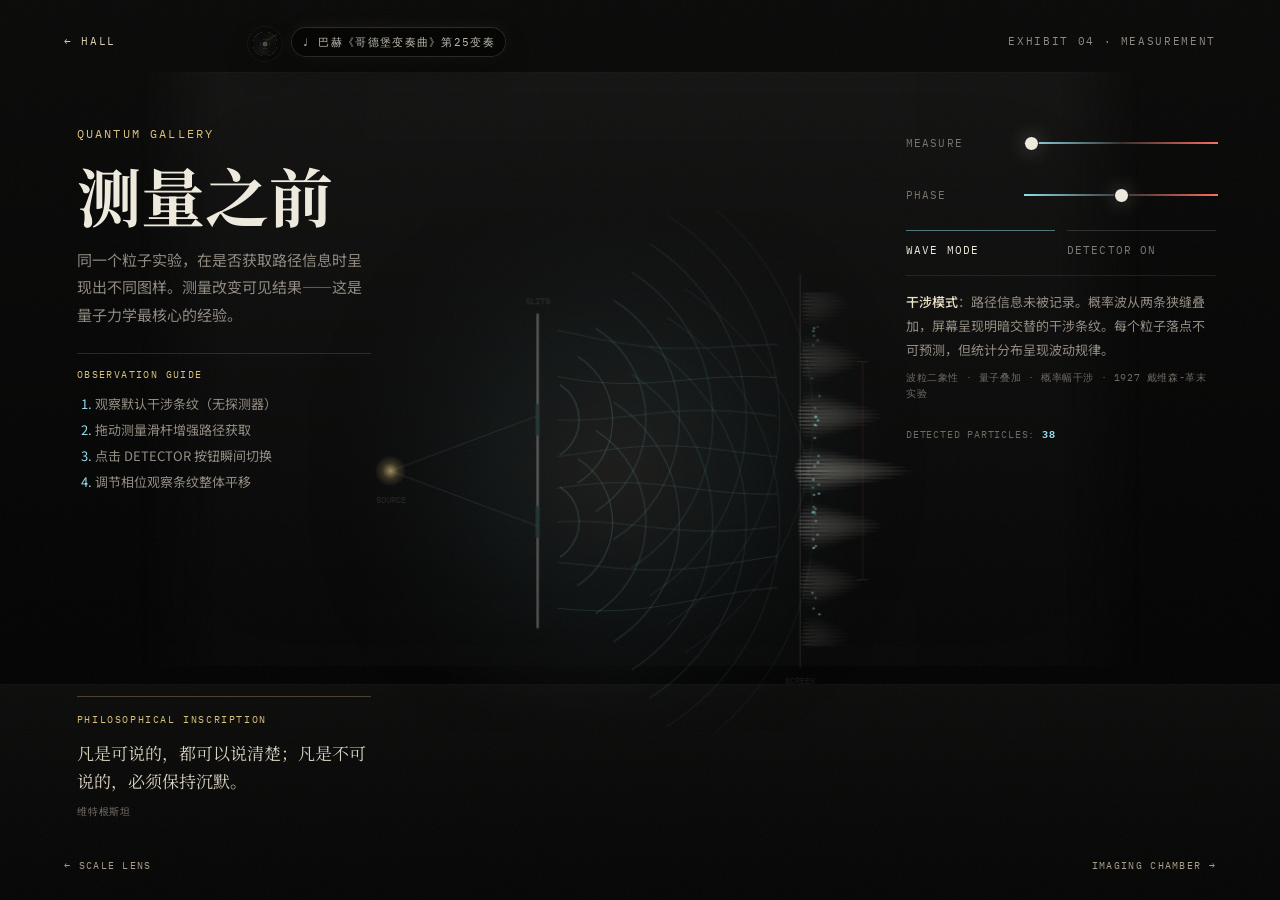
<file: prototype/quantum-gallery.html>
<!doctype html>
<html lang="zh-CN">
<head>
  <meta charset="utf-8" />
  <meta name="viewport" content="width=device-width, initial-scale=1" />
  <title>量子展厅 · Measurement Chamber</title>
  <link rel="icon" href="data:image/svg+xml,%3Csvg xmlns='http://www.w3.org/2000/svg' viewBox='0 0 64 64'%3E%3Crect width='64' height='64' fill='%23020202'/%3E%3Cpath d='M8 32c12-18 36 18 48 0' fill='none' stroke='%238fddea' stroke-width='4'/%3E%3Ccircle cx='32' cy='32' r='5' fill='%23d8c07a'/%3E%3C/svg%3E">
  <link rel="preconnect" href="https://fonts.googleapis.com">
  <link rel="preconnect" href="https://fonts.gstatic.com" crossorigin>
  <link href="https://fonts.googleapis.com/css2?family=IBM+Plex+Mono:wght@400;500;600&family=Noto+Serif+SC:wght@600;900&family=Noto+Sans+SC:wght@400;500;700&display=swap" rel="stylesheet">
  <link rel="stylesheet" href="./base.css" />
  <style>
    .chamber {
      position: relative; width: 100vw; height: 100vh;
      min-width: 1080px; min-height: 720px; overflow: hidden;
      background:
        radial-gradient(circle at 52% 44%, rgba(143,221,234,.09), transparent 19%),
        radial-gradient(circle at 44% 58%, rgba(216,192,122,.06), transparent 22%),
        linear-gradient(180deg, #080807 0%, #020202 66%, #000 100%);
      isolation: isolate;
    }
    .room { position: absolute; inset: 0; z-index: 1; perspective: 1200px; pointer-events: none; }
    .wall {
      position: absolute; left: 11vw; right: 11vw; top: 8vh; height: 66vh;
      background: linear-gradient(180deg, rgba(17,17,16,.94), rgba(4,4,4,.96));
      border-top: 1px solid rgba(238,233,220,.07);
      box-shadow: inset 0 0 160px rgba(255,255,255,.018), 0 46px 160px rgba(0,0,0,.72);
      mask-image: linear-gradient(90deg, transparent, #000 8%, #000 92%, transparent);
    }
    .floor {
      position: absolute; left: -16vw; right: -16vw; bottom: -34vh; height: 58vh;
      transform: rotateX(65deg); transform-origin: 50% 0;
      border-top: 1px solid rgba(238,233,220,.06);
      background: linear-gradient(180deg, rgba(22,22,20,.48), #020202 68%);
    }
    .light {
      position: absolute; left: 50%; top: 3vh; width: 60vw; height: 72vh;
      transform: translateX(-50%);
      background: conic-gradient(from 180deg at 50% 0%, transparent 0 35%, rgba(143,221,234,.12) 44%, rgba(238,233,220,.10) 50%, rgba(143,221,234,.12) 56%, transparent 65% 100%);
      filter: blur(20px); opacity: .70; mix-blend-mode: screen;
    }
    .topline {
      position: absolute; left: clamp(40px, 5vw, 80px); right: clamp(40px, 5vw, 80px);
      top: 34px; z-index: 9; display: flex; justify-content: space-between;
      color: #8d887f; font-family: var(--mono); font-size: 11px; letter-spacing: .15em;
    }
    .topline a { color: #d9cfb2; }

    /* Left panel */
    .title-panel {
      position: absolute; left: clamp(48px, 6vw, 90px); top: clamp(88px, 14vh, 136px);
      z-index: 8; width: min(300px, 23vw);
    }
    .kicker { color: var(--gold); font-family: var(--mono); font-size: 12px; letter-spacing: .18em; margin-bottom: 20px; }
    h1 { margin: 0; font-family: var(--serif); font-size: clamp(42px, 5vw, 72px); line-height: 1.04; }
    .title-panel .subtitle { margin: 18px 0 0; color: var(--muted); font-size: 15px; line-height: 1.85; }
    .guide { margin-top: 24px; padding-top: 14px; border-top: 1px solid rgba(238,233,220,.14); }
    .guide-title { color: var(--gold); font-family: var(--mono); font-size: 10px; letter-spacing: .14em; margin-bottom: 10px; }
    .guide ol { margin: 0; padding-left: 18px; color: #928b80; font-size: 13px; line-height: 2.0; }
    .guide ol li::marker { color: var(--cyan); }

    /* Central experiment — shifted left so it doesn't overlap right controls */
    .experiment {
      position: absolute; left: 50%; top: 50%;
      width: min(50vw, 680px); height: min(58vh, 560px);
      transform: translate(-52%, -46%); z-index: 4;
      mask-image: radial-gradient(ellipse at 50% 50%, #000 0 58%, rgba(0,0,0,.6) 78%, transparent 100%);
    }
    #quantumCanvas { position: absolute; inset: 0; width: 100%; height: 100%; }
    .detector {
      position: absolute; right: 13%; top: 50%; width: 3px; height: 42%;
      transform: translateY(-50%); border-radius: 2px;
      background: rgba(255,107,95,.15);
      box-shadow: 0 0 16px rgba(255,107,95,.08);
      opacity: .3; transition: opacity .4s, background .4s, box-shadow .4s;
      pointer-events: none;
    }
    .detector.active {
      opacity: 1;
      background: rgba(255,107,95,.55);
      box-shadow: 0 0 32px rgba(255,107,95,.25), 0 0 8px rgba(255,107,95,.4);
    }
    .detector::before, .detector::after {
      content: ""; position: absolute; left: -4px; width: 11px; height: 1px;
      background: rgba(255,107,95,.5);
    }
    .detector::before { top: 0; }
    .detector::after { bottom: 0; }

    /* Right controls */
    .controls {
      position: absolute; right: clamp(46px, 5vw, 86px); top: clamp(100px, 14vh, 150px);
      width: min(310px, 25vw); z-index: 11;
    }
    .control-row { display: grid; grid-template-columns: 100px 1fr; gap: 16px; align-items: center; margin-bottom: 18px; }
    .control-row label { color: #777168; font-family: var(--mono); font-size: 11px; letter-spacing: .10em; }
    input[type=range] { appearance: none; width: 100%; height: 30px; background: transparent; cursor: pointer; }
    input[type=range]::-webkit-slider-runnable-track { height: 2px; background: linear-gradient(90deg, var(--cyan), rgba(238,233,220,.18), var(--red)); }
    input[type=range]::-webkit-slider-thumb {
      appearance: none; width: 15px; height: 15px; margin-top: -6.5px; border-radius: 50%;
      border: 1px solid #050505; background: var(--ink); box-shadow: 0 0 20px rgba(238,233,220,.30);
    }
    .toggle-row { display: flex; gap: 12px; margin-bottom: 18px; }
    .toggle-btn {
      flex: 1; border: 0; border-top: 1px solid rgba(238,233,220,.16); padding: 12px 0 0;
      background: transparent; color: rgba(238,233,220,.5); cursor: pointer;
      font-family: var(--mono); font-size: 11px; letter-spacing: .10em; text-align: left;
      transition: color .3s;
    }
    .toggle-btn.active { color: var(--ink); border-top-color: rgba(143,221,234,.5); }
    .readout {
      margin-top: 10px; padding: 14px 0; border-top: 1px solid rgba(238,233,220,.10);
      color: #928b80; font-size: 13px; line-height: 1.85;
    }
    .readout b { color: #eee4c7; font-weight: 500; }
    .readout .physics { display: block; margin-top: 8px; color: #6d675f; font-family: var(--mono); font-size: 10px; letter-spacing: .06em; line-height: 1.6; }
    .particle-counter {
      margin-top: 12px; color: #6d675f; font-family: var(--mono); font-size: 10px; letter-spacing: .08em;
    }
    .particle-counter b { color: var(--cyan); }

    /* Inscription */
    .inscription {
      position: absolute; left: clamp(48px, 6vw, 90px); bottom: clamp(62px, 9vh, 100px);
      z-index: 10; width: min(300px, 23vw);
      border-top: 1px solid rgba(216,192,122,.30); padding-top: 16px;
    }
    .inscription .label { color: var(--gold); font-family: var(--mono); font-size: 10px; letter-spacing: .16em; margin-bottom: 13px; }
    .quote { font-family: var(--serif); color: #d8d1bf; font-size: 17px; line-height: 1.65; transition: opacity .35s ease; }
    .source { margin-top: 10px; color: #777168; font-family: var(--mono); font-size: 10px; letter-spacing: .09em; transition: opacity .35s ease; }
    .fade { opacity: 0; }

    /* Nav */
    .navline {
      position: absolute; left: clamp(40px, 5vw, 80px); right: clamp(40px, 5vw, 80px);
      bottom: 28px; z-index: 20; display: flex; justify-content: space-between;
      color: #6d675f; font-family: var(--mono); font-size: 10px; letter-spacing: .13em;
    }
    .navline a { color: #a79d86; }

    /* Transitions */
    .portal-transition.active { opacity: 1; animation: pageVeil .52s cubic-bezier(.22,1,.36,1) forwards; }
    .portal-transition.active::before { animation: none; opacity: 0; transform: none; }
    body.is-entering::before {
      content: ""; position: fixed; inset: 0; z-index: 99; pointer-events: none;
      background: radial-gradient(ellipse at 50% 48%, rgba(238,233,220,.14), rgba(216,192,122,.045) 34%, rgba(3,3,2,.28) 100%);
      animation: pageReveal .72s cubic-bezier(.22,1,.36,1) forwards;
    }
    body.is-leaving main > :not(.portal-transition) { opacity: .72; filter: none !important; transition: opacity .52s cubic-bezier(.22,1,.36,1); }
    @keyframes pageVeil { 0% { background: rgba(0,0,0,0); } 100% { background: radial-gradient(ellipse at 50% 48%, rgba(238,233,220,.14), rgba(216,192,122,.050) 36%, rgba(3,3,2,.18) 100%); } }
    @keyframes pageReveal { from { opacity: 1; } to { opacity: 0; } }
  </style>
  <link rel="stylesheet" href="./gallery-transition.css" />
  <link rel="stylesheet" href="./ambient-audio.css?v=20260630-audio7" />
  <link rel="stylesheet" href="./mobile.css?v=20260630-mobile7" />
</head>
<body class="is-entering" data-ambient-scene="quantum">
  <main class="chamber">
    <div class="room" aria-hidden="true"><div class="wall"></div><div class="floor"></div><div class="light"></div></div>
    <div class="grain"></div>

    <header class="topline">
      <a href="./hall.html" data-transition>← HALL</a>
      <span>EXHIBIT 04 · MEASUREMENT</span>
    </header>

    <section class="title-panel">
      <div class="kicker">QUANTUM GALLERY</div>
      <h1>测量之前</h1>
      <p class="subtitle">同一个粒子实验，在是否获取路径信息时呈现出不同图样。测量改变可见结果——这是量子力学最核心的经验。</p>
      <div class="guide">
        <div class="guide-title">OBSERVATION GUIDE</div>
        <ol>
          <li>观察默认干涉条纹（无探测器）</li>
          <li>拖动测量滑杆增强路径获取</li>
          <li>点击 DETECTOR 按钮瞬间切换</li>
          <li>调节相位观察条纹整体平移</li>
        </ol>
      </div>
    </section>

    <section class="experiment" aria-label="双缝与测量可视化">
      <canvas id="quantumCanvas"></canvas>
      <div class="detector" id="detector"></div>
    </section>

    <section class="controls">
      <div class="control-row">
        <label for="measureSlider">MEASURE</label>
        <input id="measureSlider" type="range" min="0" max="1" value="0" step=".001" />
      </div>
      <div class="control-row">
        <label for="phaseSlider">PHASE</label>
        <input id="phaseSlider" type="range" min="-1" max="1" value="0" step=".001" />
      </div>
      <div class="toggle-row">
        <button class="toggle-btn active" id="btnWave" type="button">WAVE MODE</button>
        <button class="toggle-btn" id="btnDetect" type="button">DETECTOR ON</button>
      </div>
      <div class="readout" id="readout">
        <b>干涉模式</b>：路径信息未被记录。从两条狭缝出发的概率波叠加，在屏幕上产生明暗交替的干涉条纹。每个粒子落点不可预测，但大量粒子的统计分布呈现波动规律。
        <span class="physics">物理原理：波粒二象性 · 量子叠加 · 概率幅干涉 · 1927 戴维森-革末实验</span>
      </div>
      <div class="particle-counter" id="counter">DETECTED PARTICLES: <b>0</b></div>
    </section>

    <aside class="inscription" data-inscription-topic="quantum">
      <div class="label">PHILOSOPHICAL INSCRIPTION</div>
      <div class="quote" id="quoteText"></div>
      <div class="source" id="quoteSource"></div>
    </aside>

    <nav class="navline">
      <a href="./scale-gallery.html" data-transition>← SCALE LENS</a>
      <a href="./imaging-gallery.html" data-transition>IMAGING CHAMBER →</a>
    </nav>
    <div class="portal-transition" id="portalTransition" aria-hidden="true"></div>
  </main>

  <script src="./philosophy-inscriptions.js"></script>
  <script src="./ambient-audio.js?v=20260630-audio7"></script>
  <script>
    const canvas = document.getElementById("quantumCanvas");
    const ctx = canvas.getContext("2d");
    const measureSlider = document.getElementById("measureSlider");
    const phaseSlider = document.getElementById("phaseSlider");
    const btnWave = document.getElementById("btnWave");
    const btnDetect = document.getElementById("btnDetect");
    const detector = document.getElementById("detector");
    const readout = document.getElementById("readout");
    const counter = document.getElementById("counter");

    let measurement = 0;
    let targetMeasurement = 0;
    let phase = 0;
    let t = 0;
    let particleCount = 0;
    let particles = [];
    let idleFrames = 0;

    function resize() {
      const rect = canvas.getBoundingClientRect();
      canvas.width = Math.floor(rect.width);
      canvas.height = Math.floor(rect.height);
    }

    function setMeasurement(value) {
      targetMeasurement = Math.max(0, Math.min(1, value));
      measureSlider.value = targetMeasurement.toFixed(3);
      detector.classList.toggle("active", targetMeasurement > .5);
      btnWave.classList.toggle("active", targetMeasurement <= .5);
      btnDetect.classList.toggle("active", targetMeasurement > .5);
      idleFrames = 0;
      updateReadout();
    }

    function updateReadout() {
      if (targetMeasurement < .25) {
        readout.innerHTML = `<b>干涉模式</b>：路径信息未被记录。概率波从两条狭缝叠加，屏幕呈现明暗交替的干涉条纹。每个粒子落点不可预测，但统计分布呈现波动规律。<span class="physics">波粒二象性 · 量子叠加 · 概率幅干涉 · 1927 戴维森-革末实验</span>`;
      } else if (targetMeasurement < .70) {
        readout.innerHTML = `<b>互补过渡</b>：测量强度增加，路径信息被部分获取。干涉条纹可见度下降，粒子性逐渐显现。波动性与粒子性此消彼长——这就是互补原理。<span class="physics">互补原理 · 玻尔 1928 · 路径-条纹互斥 · 量子擦除</span>`;
      } else {
        readout.innerHTML = `<b>路径模式</b>：探测器记录每个粒子通过哪条狭缝。"知道路径"本身就破坏了干涉——屏幕只剩两团粒子堆叠分布，不再有条纹。<span class="physics">测量坍缩 · 退相干 · 惠勒延迟选择 · 哪条路径信息 = 无干涉</span>`;
      }
    }

    function emitParticle() {
      const w = canvas.width, h = canvas.height;
      const screenX = w * .77;
      const cy = h * .5;
      const visibility = 1 - measurement;
      // Determine landing position based on current mode
      let y;
      if (Math.random() < visibility) {
        // Interference distribution
        const slot = Math.floor(Math.random() * 200) - 100;
        const prob = Math.pow(Math.cos(slot * .055 + phase * 2.5), 2) * Math.exp(-Math.abs(slot) / 120);
        if (Math.random() < prob) y = slot;
        else y = (Math.random() - .5) * 300;
      } else {
        // Particle distribution (two bands)
        const band = Math.random() < .5 ? -55 : 55;
        y = band + (Math.random() - .5) * 60;
      }
      particles.push({
        x: screenX + 12 + Math.random() * 8,
        y: cy + y,
        age: 0,
        bright: .3 + Math.random() * .5
      });
      if (particles.length > 600) particles.shift();
      particleCount++;
      counter.innerHTML = `DETECTED PARTICLES: <b>${particleCount}</b>`;
    }

    function draw(now) {
      const dt = now - t;
      t = now;

      // Smooth measurement transition
      measurement += (targetMeasurement - measurement) * Math.min(1, dt / 200);

      const w = canvas.width, h = canvas.height;
      if (!w || !h) { requestAnimationFrame(draw); return; }

      ctx.clearRect(0, 0, w, h);
      const cx = w * .48, cy = h * .50;

      // Background glow
      const glow = ctx.createRadialGradient(cx, cy, 20, cx, cy, w * .50);
      glow.addColorStop(0, "rgba(238,233,220,.08)");
      glow.addColorStop(.36, "rgba(143,221,234,.05)");
      glow.addColorStop(1, "rgba(0,0,0,0)");
      ctx.fillStyle = glow;
      ctx.beginPath();
      ctx.arc(cx, cy, w * .50, 0, Math.PI * 2);
      ctx.fill();

      drawApparatus(w, h);
      drawWaveField(w, h);
      drawScreenPattern(w, h);
      drawParticles(w, h, dt);

      // Emit particles over time
      if (Math.random() < .3) emitParticle();

      requestAnimationFrame(draw);
    }

    function drawApparatus(w, h) {
      const sourceX = w * .13, slitX = w * .36, screenX = w * .77, cy = h * .5;
      ctx.save();
      // Source cone
      ctx.strokeStyle = "rgba(238,233,220,.10)";
      ctx.lineWidth = 1;
      ctx.beginPath();
      ctx.moveTo(sourceX, cy);
      ctx.lineTo(slitX, cy - 56);
      ctx.moveTo(sourceX, cy);
      ctx.lineTo(slitX, cy + 56);
      ctx.stroke();

      // Source dot
      const sg = ctx.createRadialGradient(sourceX, cy, 0, sourceX, cy, 16);
      sg.addColorStop(0, "rgba(216,192,122,.7)");
      sg.addColorStop(.5, "rgba(216,192,122,.2)");
      sg.addColorStop(1, "rgba(216,192,122,0)");
      ctx.fillStyle = sg;
      ctx.beginPath();
      ctx.arc(sourceX, cy, 16, 0, Math.PI * 2);
      ctx.fill();

      // Double slit barrier
      ctx.strokeStyle = "rgba(238,233,220,.30)";
      ctx.lineWidth = 2.5;
      ctx.beginPath();
      ctx.moveTo(slitX, cy - 160);
      ctx.lineTo(slitX, cy - 68);
      ctx.moveTo(slitX, cy - 36);
      ctx.lineTo(slitX, cy + 36);
      ctx.moveTo(slitX, cy + 68);
      ctx.lineTo(slitX, cy + 160);
      ctx.stroke();

      // Slit openings (glow)
      ctx.fillStyle = "rgba(143,221,234,.15)";
      ctx.fillRect(slitX - 2, cy - 68, 4, 32);
      ctx.fillRect(slitX - 2, cy + 36, 4, 32);

      // Detection screen
      ctx.strokeStyle = "rgba(238,233,220,.14)";
      ctx.lineWidth = 1;
      ctx.beginPath();
      ctx.moveTo(screenX, cy - 200);
      ctx.lineTo(screenX, cy + 200);
      ctx.stroke();

      // Screen label
      ctx.fillStyle = "rgba(238,233,220,.12)";
      ctx.font = "9px 'IBM Plex Mono', monospace";
      ctx.textAlign = "center";
      ctx.fillText("SCREEN", screenX, cy + 216);
      ctx.fillText("SOURCE", sourceX, cy + 32);
      ctx.fillText("SLITS", slitX, cy - 170);
      ctx.restore();
    }

    function drawWaveField(w, h) {
      const slitX = w * .36, screenX = w * .77, cy = h * .5;
      const visibility = 1 - measurement;
      if (visibility < .05) return;

      ctx.save();
      ctx.globalAlpha = visibility;

      // Circular wavefronts from each slit
      for (let i = 0; i < 8; i++) {
        const r = 30 + i * 34 + (t * .03) % 34;
        const alpha = (.08 + visibility * .08) * (1 - i / 10);
        ctx.strokeStyle = `rgba(143,221,234,${alpha})`;
        ctx.lineWidth = 1.5;
        ctx.beginPath();
        ctx.arc(slitX, cy - 52, r, -Math.PI * .32, Math.PI * .32);
        ctx.stroke();
        ctx.beginPath();
        ctx.arc(slitX, cy + 52, r, -Math.PI * .32, Math.PI * .32);
        ctx.stroke();
      }

      // Interference field lines (flowing)
      ctx.strokeStyle = "rgba(143,221,234,.12)";
      ctx.lineWidth = 1;
      for (let y = -140; y <= 140; y += 40) {
        ctx.beginPath();
        for (let x = slitX + 20; x <= screenX - 20; x += 14) {
          const p = (x - slitX) / (screenX - slitX);
          const wave = Math.sin(x * .02 + y * .025 + phase * 3 + t * .002) * 8 * visibility * (1 - p * .3);
          const yy = cy + y * (1 - p * .12) + wave;
          if (x === slitX + 20) ctx.moveTo(x, yy);
          else ctx.lineTo(x, yy);
        }
        ctx.stroke();
      }
      ctx.restore();
    }

    function drawScreenPattern(w, h) {
      const screenX = w * .77, cy = h * .5;
      const visibility = 1 - measurement;

      ctx.save();
      // Intensity profile on screen
      for (let i = 0; i < 100; i++) {
        const y = -180 + i * 3.6;
        const interference = Math.pow(Math.cos(y * .055 + phase * 2.5), 2);
        const envelope = Math.exp(-Math.abs(y) / 140);
        const particleBands = Math.exp(-Math.pow((y - 55) / 42, 2)) + Math.exp(-Math.pow((y + 55) / 42, 2));
        const intensity = visibility * interference * envelope + measurement * particleBands * .5;

        // Soft glow bars instead of fillRect
        const barW = 20 + intensity * 100;
        const grad = ctx.createLinearGradient(screenX + 6, 0, screenX + 6 + barW, 0);
        grad.addColorStop(0, `rgba(238,233,220,${Math.min(.6, intensity * .4)})`);
        grad.addColorStop(1, "rgba(238,233,220,0)");
        ctx.fillStyle = grad;
        ctx.beginPath();
        ctx.ellipse(screenX + 6 + barW * .4, cy + y, barW * .5, 1.8, 0, 0, Math.PI * 2);
        ctx.fill();
      }
      ctx.restore();
    }

    function drawParticles(w, h, dt) {
      const cy = h * .5;
      ctx.save();
      particles.forEach(p => {
        p.age += dt;
        const fade = Math.min(1, p.age / 300) * Math.max(0, 1 - p.age / 12000);
        if (fade <= 0) return;
        ctx.fillStyle = `rgba(143,221,234,${fade * p.bright})`;
        ctx.beginPath();
        ctx.arc(p.x, p.y, 1.2, 0, Math.PI * 2);
        ctx.fill();
      });
      // Remove dead particles
      particles = particles.filter(p => p.age < 12000);
      ctx.restore();
    }

    // Events
    measureSlider.addEventListener("input", () => setMeasurement(parseFloat(measureSlider.value)));
    phaseSlider.addEventListener("input", () => { phase = parseFloat(phaseSlider.value); idleFrames = 0; });
    btnWave.addEventListener("click", () => setMeasurement(0));
    btnDetect.addEventListener("click", () => setMeasurement(1));

    window.addEventListener("resize", resize);
    resize();
    setMeasurement(0);
    requestAnimationFrame(draw);
  </script>
  <script src="./transition-nav.js"></script>
</body>
</html>
</file>
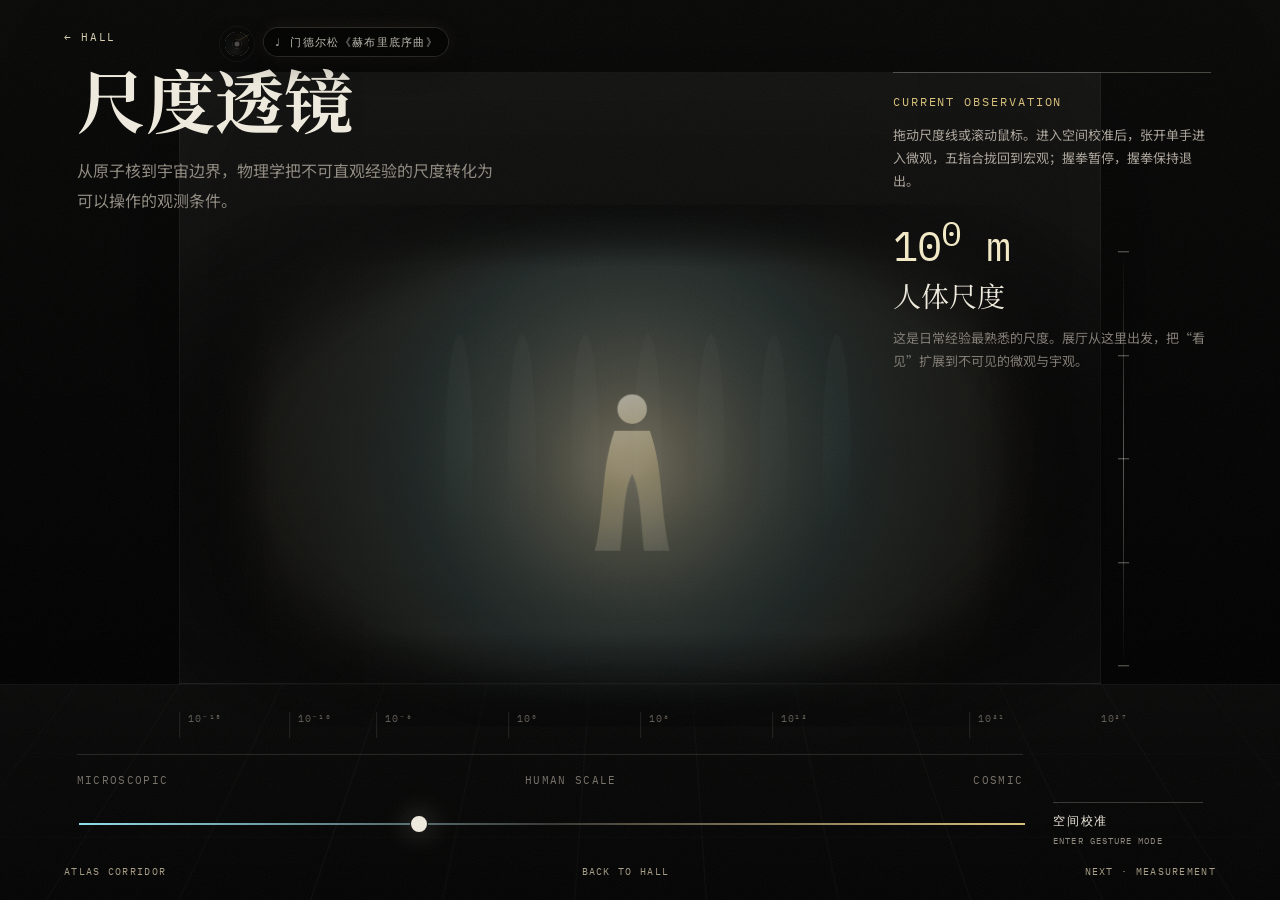
<file: prototype/scale-gallery.html>
<!doctype html>
<html lang="zh-CN">
<head>
  <meta charset="utf-8" />
  <meta name="viewport" content="width=device-width, initial-scale=1" />
  <title>尺度展厅 · Scale Lens</title>
  <link rel="icon" href="data:image/svg+xml,%3Csvg xmlns='http://www.w3.org/2000/svg' viewBox='0 0 64 64'%3E%3Crect width='64' height='64' fill='%23020202'/%3E%3Ccircle cx='32' cy='32' r='18' fill='none' stroke='%23d8c07a' stroke-width='3'/%3E%3Ccircle cx='32' cy='32' r='4' fill='%238fddea'/%3E%3C/svg%3E">
  <link rel="preconnect" href="https://fonts.googleapis.com">
  <link rel="preconnect" href="https://fonts.gstatic.com" crossorigin>
  <link href="https://fonts.googleapis.com/css2?family=IBM+Plex+Mono:wght@400;500;600&family=Noto+Serif+SC:wght@600;900&family=Noto+Sans+SC:wght@400;500;700&display=swap" rel="stylesheet">
  <style>
    :root {
      --bg: #020202;
      --ink: #eee9dc;
      --muted: #8e897f;
      --dim: #55514b;
      --line: rgba(238, 233, 220, .12);
      --line-strong: rgba(238, 233, 220, .28);
      --gold: #d8c07a;
      --cyan: #8fddea;
      --red: #ff6b5f;
      --panel: rgba(6, 6, 5, .72);
      --mono: "IBM Plex Mono", monospace;
      --serif: "Noto Serif SC", serif;
      --sans: "Noto Sans SC", sans-serif;
    }

    * { box-sizing: border-box; }
    html, body { margin: 0; min-height: 100%; background: var(--bg); color: var(--ink); }
    body { font-family: var(--sans); overflow: hidden; }
    a { color: inherit; text-decoration: none; }
    button, input { font: inherit; }

    .gallery {
      position: relative;
      width: 100vw;
      height: 100vh;
      min-width: 1024px;
      min-height: 680px;
      overflow: hidden;
      background:
        radial-gradient(circle at 52% 42%, rgba(216, 192, 122, .10), transparent 16%),
        radial-gradient(circle at 62% 58%, rgba(143, 221, 234, .08), transparent 24%),
        linear-gradient(180deg, #080807 0%, #020202 66%, #000 100%);
      isolation: isolate;
    }

    .grain {
      position: absolute;
      inset: 0;
      opacity: .14;
      mix-blend-mode: screen;
      pointer-events: none;
      background-image: url("data:image/svg+xml,%3Csvg xmlns='http://www.w3.org/2000/svg' width='180' height='180'%3E%3Cfilter id='n'%3E%3CfeTurbulence type='fractalNoise' baseFrequency='.85' numOctaves='3' stitchTiles='stitch'/%3E%3C/filter%3E%3Crect width='180' height='180' filter='url(%23n)' opacity='.32'/%3E%3C/svg%3E");
      z-index: 30;
    }

    .room { position: absolute; inset: 0; perspective: 1100px; z-index: 1; }
    .back-wall {
      position: absolute;
      left: 14vw;
      right: 14vw;
      top: 8vh;
      height: 68vh;
      border: 1px solid rgba(255,255,255,.055);
      background: linear-gradient(180deg, rgba(16,16,15,.98), rgba(5,5,5,.96));
      box-shadow: inset 0 0 130px rgba(255,255,255,.025), 0 44px 150px rgba(0,0,0,.70);
    }
    .floor {
      position: absolute;
      left: -10vw;
      right: -10vw;
      bottom: -34vh;
      height: 58vh;
      transform: rotateX(65deg);
      transform-origin: 50% 0;
      border-top: 1px solid rgba(255,255,255,.06);
      background: linear-gradient(180deg, rgba(18,18,17,.45), #020202 62%);
    }
    .floor::before {
      content: "";
      position: absolute;
      inset: 0;
      background-image:
        linear-gradient(90deg, rgba(255,255,255,.035) 1px, transparent 1px),
        linear-gradient(rgba(255,255,255,.025) 1px, transparent 1px);
      background-size: 8vw 8vw;
      mask-image: linear-gradient(90deg, transparent, #000 20%, #000 80%, transparent);
    }

    .light-cone {
      position: absolute;
      left: 50%;
      top: 6vh;
      width: min(55vw, 780px);
      height: 76vh;
      transform: translateX(-50%);
      filter: blur(18px);
      opacity: .62;
      mix-blend-mode: screen;
      z-index: 2;
      background: conic-gradient(from 180deg at 50% 0%, transparent 0 34%, rgba(228,216,177,.12) 42%, rgba(143,221,234,.08) 50%, rgba(228,216,177,.12) 58%, transparent 66% 100%);
      pointer-events: none;
    }

    .title {
      position: absolute;
      left: clamp(48px, 6vw, 92px);
      top: clamp(38px, 7vh, 82px);
      width: min(37vw, 560px);
      z-index: 7;
    }
    .kicker {
      font-family: var(--mono);
      font-size: 12px;
      letter-spacing: .18em;
      color: var(--gold);
      margin-bottom: 22px;
    }
    h1 {
      margin: 0;
      font-family: var(--serif);
      font-size: clamp(46px, 5.4vw, 76px);
      line-height: 1.03;
      letter-spacing: 0;
      text-wrap: pretty;
    }

    .topline {
      position: absolute;
      left: clamp(40px, 5vw, 80px);
      right: clamp(40px, 5vw, 80px);
      top: 30px;
      z-index: 12;
      display: flex;
      justify-content: space-between;
      color: #8d887f;
      font-family: var(--mono);
      font-size: 11px;
      letter-spacing: .15em;
      pointer-events: auto;
    }
    .topline a { color: #d9cfb2; }
    .title p {
      margin: 22px 0 0;
      width: min(420px, 100%);
      color: var(--muted);
      font-size: 16px;
      line-height: 1.85;
      text-wrap: pretty;
    }

    .lens-shell {
      position: absolute;
      left: 50%;
      top: 50%;
      width: min(72vw, 980px);
      height: min(58vh, 620px);
      transform: translate(-50%, -47%);
      border: 0;
      background: transparent;
      box-shadow: 0 0 120px rgba(143, 221, 234, .045), inset 0 0 140px rgba(255,255,255,.010);
      z-index: 4;
      overflow: hidden;
      mask-image: radial-gradient(ellipse at 50% 50%, #000 0 54%, rgba(0,0,0,.56) 70%, transparent 91%);
    }
    .lens-shell::after {
      content: "";
      position: absolute;
      inset: 0;
      pointer-events: none;
      z-index: 2;
      background:
        linear-gradient(90deg, rgba(2,2,2,.92), transparent 10%, transparent 86%, rgba(2,2,2,.96)),
        linear-gradient(180deg, rgba(2,2,2,.72), transparent 12%, transparent 82%, rgba(2,2,2,.98)),
        radial-gradient(ellipse at 50% 50%, transparent 0 58%, rgba(2,2,2,.68) 79%, rgba(2,2,2,1) 100%);
    }
    #scaleCanvas {
      position: absolute;
      inset: 0;
      width: 100%;
      height: 100%;
    }

    .measure {
      position: absolute;
      left: calc(50% + min(36vw, 490px) + 22px);
      top: 50%;
      width: 1px;
      height: min(46vh, 460px);
      transform: translateY(-48%);
      background: linear-gradient(transparent, rgba(238,233,220,.36), transparent);
      z-index: 6;
    }
    .measure i {
      position: absolute;
      left: -5px;
      width: 11px;
      height: 1px;
      background: rgba(238,233,220,.42);
    }
    .measure i:nth-child(1){top:0}
    .measure i:nth-child(2){top:25%}
    .measure i:nth-child(3){top:50%}
    .measure i:nth-child(4){top:75%}
    .measure i:nth-child(5){top:100%}

    .readout {
      position: absolute;
      right: clamp(38px, 5.4vw, 86px);
      top: clamp(44px, 8vh, 92px);
      width: 318px;
      z-index: 8;
      border-top: 1px solid var(--line-strong);
      padding-top: 18px;
      color: #aaa399;
      font-size: 13px;
      line-height: 1.75;
    }
    .readout .id {
      display: block;
      color: var(--gold);
      font-family: var(--mono);
      font-size: 12px;
      letter-spacing: .16em;
      margin-bottom: 12px;
    }
    .scale-value {
      margin-top: 24px;
      font-family: var(--mono);
      font-size: 42px;
      line-height: 1;
      color: #f1e8c5;
      letter-spacing: -.02em;
    }
    .scale-label {
      margin-top: 12px;
      font-family: var(--serif);
      font-size: 28px;
      line-height: 1.2;
      color: var(--ink);
    }
    .scale-desc { margin-top: 14px; color: #807b73; }

    .controls {
      position: absolute;
      left: clamp(48px, 6vw, 92px);
      right: clamp(48px, 6vw, 92px);
      bottom: clamp(34px, 6vh, 72px);
      z-index: 10;
      display: grid;
      grid-template-columns: minmax(380px, 1fr) auto;
      gap: 30px;
      align-items: end;
    }
    .slider-panel {
      min-width: 0;
      border-top: 1px solid var(--line);
      padding-top: 18px;
    }
    .slider-meta {
      display: flex;
      justify-content: space-between;
      gap: 20px;
      color: #777168;
      font-family: var(--mono);
      font-size: 11px;
      letter-spacing: .12em;
      margin-bottom: 18px;
    }
    input[type=range] {
      appearance: none;
      width: 100%;
      height: 34px;
      background: transparent;
      cursor: pointer;
    }
    input[type=range]::-webkit-slider-runnable-track {
      height: 2px;
      background: linear-gradient(90deg, var(--cyan), rgba(238,233,220,.22), var(--gold));
    }
    input[type=range]::-webkit-slider-thumb {
      appearance: none;
      width: 18px;
      height: 18px;
      margin-top: -8px;
      border-radius: 50%;
      background: #eee9dc;
      border: 1px solid rgba(0,0,0,.9);
      box-shadow: 0 0 28px rgba(238,233,220,.38);
    }
    input[type=range]::-moz-range-track {
      height: 2px;
      background: linear-gradient(90deg, var(--cyan), rgba(238,233,220,.22), var(--gold));
    }
    input[type=range]::-moz-range-thumb {
      width: 18px;
      height: 18px;
      border-radius: 50%;
      background: #eee9dc;
      border: 1px solid rgba(0,0,0,.9);
      box-shadow: 0 0 28px rgba(238,233,220,.38);
    }
    .gesture-button {
      width: 150px;
      min-height: 44px;
      border: 0;
      border-top: 1px solid rgba(238,233,220,.22);
      background: transparent;
      color: var(--ink);
      cursor: pointer;
      text-align: left;
      padding: 11px 0 0;
      transition: transform .22s cubic-bezier(.16, 1, .3, 1), border-color .22s, color .22s;
    }
    .gesture-button:hover {
      transform: translateY(-2px);
      border-color: rgba(216,192,122,.58);
      color: #fff7da;
    }
    .gesture-button b {
      display: block;
      font-family: var(--mono);
      font-size: 12px;
      line-height: 1.1;
      letter-spacing: .14em;
      font-weight: 500;
      margin-bottom: 7px;
    }
    .gesture-button span {
      display: block;
      color: var(--muted);
      font-family: var(--mono);
      font-size: 9px;
      letter-spacing: .12em;
    }

    .ticks {
      position: absolute;
      left: 50%;
      bottom: 18vh;
      width: min(72vw, 980px);
      transform: translateX(-50%);
      height: 26px;
      z-index: 5;
      pointer-events: none;
      color: #5f5a53;
      font-family: var(--mono);
      font-size: 10px;
      letter-spacing: .08em;
    }
    .ticks div {
      position: absolute;
      border-left: 1px solid rgba(238,233,220,.12);
      padding-left: 8px;
      height: 26px;
      transform: translateX(0);
    }

    .gesture-overlay {
      position: absolute;
      inset: 0;
      z-index: 40;
      display: none;
      pointer-events: none;
    }
    .gesture-overlay.active { display: block; }
    .gesture-scrim {
      position: absolute;
      inset: 0;
      background: transparent;
      opacity: 1;
      overflow: hidden;
    }
    .gesture-scrim::before {
      content: "";
      position: absolute;
      left: 50%;
      top: 50%;
      width: 14vmin;
      aspect-ratio: 1;
      transform: translate(-50%, -50%);
      border-radius: 50%;
      border: 1px solid rgba(238,233,220,.72);
      box-shadow: 0 0 70px rgba(238,233,220,.35), inset 0 0 34px rgba(143,221,234,.28);
      opacity: 0;
      animation: aperturePulse 1.05s cubic-bezier(.16,1,.3,1) forwards;
    }
    .gesture-scrim::after {
      content: "";
      position: absolute;
      inset: 0;
      pointer-events: none;
      opacity: .42;
      background:
        radial-gradient(circle at 0% 18%, rgba(238,233,220,.20), transparent 16%),
        radial-gradient(circle at 100% 82%, rgba(143,221,234,.15), transparent 18%),
        radial-gradient(circle at 50% 100%, rgba(216,192,122,.13), transparent 15%);
      mask-image: radial-gradient(circle at 50% 50%, transparent 0 58%, #000 76%);
      animation: edgeBreathe 4s ease-in-out infinite alternate;
    }
    .calibration-ring {
      position: absolute;
      inset: 0;
      opacity: .54;
      pointer-events: none;
      background-image:
        radial-gradient(circle at 11% 20%, rgba(238,233,220,.55) 0 1px, transparent 2px),
        radial-gradient(circle at 88% 73%, rgba(143,221,234,.48) 0 1px, transparent 2px),
        radial-gradient(circle at 72% 10%, rgba(238,233,220,.42) 0 1px, transparent 2px),
        radial-gradient(circle at 4% 84%, rgba(216,192,122,.42) 0 1px, transparent 2px);
      filter: blur(.1px);
      animation: particleDrift 8s linear infinite;
    }
    .gesture-status {
      position: absolute;
      left: clamp(34px, 4vw, 70px);
      top: clamp(34px, 4.6vh, 62px);
      transform: none;
      width: min(420px, 34vw);
      text-align: left;
      color: #d9d1bd;
      font-family: var(--mono);
      font-size: 12px;
      letter-spacing: .14em;
      opacity: 0;
      animation: statusIn .8s cubic-bezier(.16,1,.3,1) .28s forwards;
    }
    .gesture-hud {
      position: absolute;
      right: clamp(24px, 3vw, 44px);
      top: clamp(24px, 3vw, 44px);
      width: 176px;
      pointer-events: auto;
      opacity: 0;
      animation: statusIn .8s cubic-bezier(.16,1,.3,1) .34s forwards;
    }
    .gesture-hud div { display: none; }
    .gesture-hud button {
      width: 100%;
      border: 1px solid rgba(238,233,220,.20);
      background: rgba(2,2,2,.34);
      backdrop-filter: blur(16px);
      color: var(--ink);
      padding: 11px 12px;
      cursor: pointer;
      font-family: var(--mono);
      font-size: 11px;
      letter-spacing: .12em;
    }
    .gesture-video {
      position: absolute;
      width: 1px;
      height: 1px;
      opacity: 0;
      pointer-events: none;
    }
    .paused .calibration-ring {
      opacity: .22;
      animation-play-state: paused;
    }

    .toast {
      position: absolute;
      left: 50%;
      top: 42px;
      transform: translateX(-50%);
      z-index: 60;
      padding: 12px 16px;
      border: 1px solid rgba(238,233,220,.18);
      background: rgba(0,0,0,.74);
      color: #d8d1bf;
      font-family: var(--mono);
      font-size: 11px;
      letter-spacing: .08em;
      opacity: 0;
      transition: opacity .28s ease, transform .28s ease;
      pointer-events: none;
    }
    .toast.show {
      opacity: 1;
      transform: translateX(-50%) translateY(4px);
    }
    .inscription {
      position: absolute;
      left: clamp(48px, 6vw, 92px);
      bottom: clamp(92px, 12vh, 138px);
      width: min(430px, 34vw);
      z-index: 9;
      border-top: 1px solid rgba(238,233,220,.16);
      padding-top: 16px;
      color: #827b71;
      font-family: var(--serif);
      font-size: 13px;
      line-height: 1.85;
    }
    .inscription .label {
      color: var(--gold);
      font-family: var(--mono);
      font-size: 10px;
      letter-spacing: .14em;
      margin-bottom: 10px;
    }
    .quote, .source { transition: opacity .35s ease; }
    .source {
      margin-top: 10px;
      color: #6f685f;
      font-family: var(--mono);
      font-size: 10px;
      letter-spacing: .12em;
    }
    .quote.fade, .source.fade { opacity: 0; }

    .navline {
      position: absolute;
      left: clamp(40px, 5vw, 80px);
      right: clamp(40px, 5vw, 80px);
      bottom: 22px;
      z-index: 22;
      display: flex;
      justify-content: space-between;
      gap: 22px;
      color: #6d675f;
      font-family: var(--mono);
      font-size: 10px;
      letter-spacing: .13em;
      pointer-events: auto;
    }
    .navline a { color: #a79d86; }

    .portal-transition {
      position: fixed;
      inset: 0;
      z-index: 100;
      pointer-events: none;
      opacity: 0;
      background: #000;
    }
    .portal-transition.active {
      opacity: 1;
      animation: walkBlackout .96s cubic-bezier(.76,0,.24,1) forwards;
    }
    .portal-transition::before {
      content: "";
      position: absolute;
      left: 50%;
      top: 50%;
      width: 10vmin;
      aspect-ratio: 1;
      transform: translate(-50%, -50%) scale(.08);
      border-radius: 50%;
      border: 1px solid rgba(238,233,220,.72);
      box-shadow: 0 0 90px rgba(238,233,220,.30), inset 0 0 38px rgba(143,221,234,.20);
      opacity: 0;
    }
    .portal-transition.active::before {
      animation: portalOpen .82s cubic-bezier(.16,1,.3,1) forwards;
    }

    @keyframes aperturePulse {
      0% { opacity: 0; transform: translate(-50%, -50%) scale(.18); }
      18% { opacity: 1; }
      72% { opacity: .45; }
      100% { opacity: 0; transform: translate(-50%, -50%) scale(18); }
    }
    @keyframes statusIn {
      from { opacity: 0; transform: translateY(8px); }
      to { opacity: 1; transform: translateY(0); }
    }
    @keyframes edgeBreathe {
      from { opacity: .26; transform: scale(1); }
      to { opacity: .52; transform: scale(1.03); }
    }
    @keyframes particleDrift {
      from { transform: translate3d(0,0,0); }
      to { transform: translate3d(18px,-12px,0); }
    }
    @keyframes portalOpen {
      0% { opacity: 0; transform: translate(-50%, -50%) scale(.08); }
      18% { opacity: 1; }
      100% { opacity: .18; transform: translate(-50%, -50%) scale(24); }
    }
    @keyframes portalBlackout {
      0% { background: rgba(0,0,0,0); }
      62% { background: rgba(0,0,0,.26); }
      100% { background: rgba(0,0,0,1); }
    }

    @media (max-width: 1100px) {
      .gallery { min-width: 900px; }
      .readout { width: 270px; }
      .controls { grid-template-columns: 1fr auto; }
    }
      body.is-entering::before {
      content: "";
      position: fixed;
      inset: 0;
      z-index: 99;
      pointer-events: none;
      background: rgba(238,233,220,.10);
      animation: pageReveal .56s cubic-bezier(.22,1,.36,1) forwards;
    }
    body.is-leaving main > :not(.portal-transition) {
      opacity: .58;
      filter: none !important;
      transition: opacity .22s cubic-bezier(.22,1,.36,1);
    }
    .portal-transition.active { opacity: 1; animation: pageVeil .24s cubic-bezier(.22,1,.36,1) forwards !important; }
    .portal-transition.active::before { animation: none !important; opacity: 0 !important; transform: none !important; }
    @keyframes pageVeil {
      0% { background: rgba(0,0,0,0); }
      100% { background: rgba(238,233,220,.055); }
    }
     @keyframes pageReveal {
      from { opacity: 1; }
      to { opacity: 0; }
    }

  </style>
  <link rel="stylesheet" href="./gallery-transition.css" />
  <link rel="stylesheet" href="./ambient-audio.css?v=20260630-audio7" />
  <link rel="stylesheet" href="./mobile.css?v=20260630-mobile7" />
</head>
<body class="is-entering" data-ambient-scene="scale">
  <main class="gallery" id="gallery">
    <div class="grain"></div>
    <div class="room" aria-hidden="true">
      <div class="back-wall"></div>
      <div class="floor"></div>
    </div>
    <div class="light-cone" aria-hidden="true"></div>

    <header class="topline">
      <a href="./hall.html" data-transition>← HALL</a>
      <span></span>
    </header>

    <section class="title">
      <h1>尺度透镜</h1>
      <p>从原子核到宇宙边界，物理学把不可直观经验的尺度转化为可以操作的观测条件。</p>
    </section>

    <section class="readout" aria-live="polite">
      <span class="id">CURRENT OBSERVATION</span>
      <div>拖动尺度线或滚动鼠标。进入空间校准后，张开单手进入微观，五指合拢回到宏观；握拳暂停，握拳保持退出。</div>
      <div class="scale-value" id="scaleValue">10<sup>0</sup> m</div>
      <div class="scale-label" id="scaleLabel">人体尺度</div>
      <div class="scale-desc" id="scaleDesc">这是日常经验最熟悉的尺度。展厅从这里出发，把“看见”扩展到不可见的微观与宇观。</div>
    </section>

    <section class="lens-shell" aria-label="尺度可视化窗口">
      <canvas id="scaleCanvas"></canvas>
    </section>
    <div class="measure" aria-hidden="true"><i></i><i></i><i></i><i></i><i></i></div>
    <div class="ticks" aria-hidden="true">
      <div style="left:0%">10⁻¹⁵</div>
      <div style="left:11.9%">10⁻¹⁰</div>
      <div style="left:21.4%">10⁻⁶</div>
      <div style="left:35.7%">10⁰</div>
      <div style="left:50%">10⁶</div>
      <div style="left:64.3%">10¹²</div>
      <div style="left:85.7%">10²¹</div>
      <div style="left:100%;border-left:0;padding-left:0;padding-right:8px;text-align:right">10²⁷</div>
    </div>

    <section class="controls">
      <div class="slider-panel">
        <div class="slider-meta"><span>MICROSCOPIC</span><span>HUMAN SCALE</span><span>COSMIC</span></div>
        <input id="scaleSlider" type="range" min="-15" max="27" step=".01" value="0" aria-label="尺度指数" />
      </div>
      <button class="gesture-button" id="gestureButton" type="button">
        <b>空间校准</b>
        <span>ENTER GESTURE MODE</span>
      </button>
    </section>

    <section class="gesture-overlay" id="gestureOverlay" aria-hidden="true">
      <div class="gesture-scrim"></div>
      <div class="calibration-ring"></div>
      <div class="gesture-status" id="gestureStatus">等待摄像头与手势识别模块</div>
      <video class="gesture-video" id="gestureVideo" autoplay playsinline muted></video>
      <aside class="gesture-hud">
        <div><b>张开单手</b>：向微观缩放</div>
        <div><b>五指合拢</b>：向宏观缩放</div>
        <div><b>握拳</b>：暂停；保持退出</div>
        <button id="exitGesture" type="button">EXIT CALIBRATION</button>
      </aside>
    </section>

    <div class="toast" id="toast"></div>
    <nav class="navline">
      <a href="./physicist-corridor.html" data-transition>ATLAS CORRIDOR</a>
      <a href="./hall.html" data-transition>BACK TO HALL</a>
      <a href="./quantum-gallery.html" data-transition>NEXT · MEASUREMENT</a>
    </nav>
    <div class="portal-transition" id="portalTransition" aria-hidden="true"></div>
  </main>

  <script src="./ambient-audio.js?v=20260630-audio7"></script>
  <script type="module">
    const points = [
      { exp: -15, label: "原子核尺度", desc: "质子、中子等原子核结构所在的极端微观尺度。日常物体的坚实感在这里变成相互作用的结果。", kind: "nucleus" },
      { exp: -10, label: "原子尺度", desc: "原子、化学键和电子云的尺度。量子规律在这里成为世界的基本语法，经典直觉到此失效。", kind: "atom" },
      { exp: -6, label: "细胞与微结构", desc: "显微技术把微米世界带入视野。结构色、材料纹理与生物组织都在这里显出形状。", kind: "micro" },
      { exp: 0, label: "人体尺度", desc: "这是日常经验最熟悉的尺度。展厅从这里出发，把“看见”扩展到不可见的微观与宇观。", kind: "human" },
      { exp: 6, label: "城市与地球表面", desc: "宏观工程、地球曲率和导航定位在这一尺度相遇。测量精度开始改变社会组织方式。", kind: "earth" },
      { exp: 12, label: "行星轨道", desc: "地月距离、行星轨道和时间校准进入视野。原子钟与相对论共同维持现代定位系统。", kind: "orbit" },
      { exp: 21, label: "银河尺度", desc: "恒星在这里成为统计结构。物理学用光谱、引力和时间重建无法抵达的远方。", kind: "galaxy" },
      { exp: 27, label: "可观测宇宙", desc: "尺度抵达宇宙学边界。物理学在这里从局部实验延伸为关于整体结构的推断。", kind: "cosmos" }
    ];

    const slider = document.getElementById("scaleSlider");
    const scaleValue = document.getElementById("scaleValue");
    const scaleLabel = document.getElementById("scaleLabel");
    const scaleDesc = document.getElementById("scaleDesc");
    const canvas = document.getElementById("scaleCanvas");
    const ctx = canvas.getContext("2d");
    const gallery = document.getElementById("gallery");
    const gestureButton = document.getElementById("gestureButton");
    const gestureOverlay = document.getElementById("gestureOverlay");
    const gestureStatus = document.getElementById("gestureStatus");
    const gestureVideo = document.getElementById("gestureVideo");
    const exitGesture = document.getElementById("exitGesture");
    const toast = document.getElementById("toast");

    let exponent = 0;
    let targetExponent = 0;
    let previousTargetExponent = 0;
    let zoomImpulse = 0;
    let gestureMode = false;
    let gesturePaused = false;
    let recognizer = null;
    let webcamStream = null;
    let lastVideoTime = -1;
    let lastFrameTime = performance.now();
    let fistStartAt = 0;
    let lastGestureLabel = "idle";
    let lastActiveGesture = "neutral";
    let lastActiveAt = 0;
    let pseudoT = 0;
    const textureCache = new Map();
    const gestureRuntime = {
      bundle: "./vendor/mediapipe/tasks-vision/vision_bundle.mjs",
      wasm: "./vendor/mediapipe/tasks-vision/wasm",
      model: "./vendor/mediapipe/models/gesture_recognizer.task"
    };

    // Preload photo assets for each scale layer
    const scalePhotos = {};
    const photoSrcs = {
      nucleus: "./assets/scale/nucleus.jpg",    // CMS detector Higgs event — colorful particle tracks
      atom:    "./assets/scale/atom.png",        // Atomic orbital spdf eigenstates
      bubble:  "./assets/scale/nucleus-bubble.jpg", // Bubble chamber tracks (atom transition)
      micro:   "./assets/scale/micro.jpg",
      human:   "./assets/scale/human.jpg",
      earth:   "./assets/scale/earth.jpg",
      orbit:   "./assets/scale/orbit.jpg",
      galaxy:  "./assets/scale/galaxy.jpg",
      cosmos:  "./assets/scale/cosmos.jpg"
    };
    Object.entries(photoSrcs).forEach(([key, src]) => {
      const img = new Image();
      img.src = src;
      scalePhotos[key] = img;
    });

    function drawPhoto(key, w, h, blendMode, alpha) {
      const img = scalePhotos[key];
      if (!img || !img.complete || !img.naturalWidth) return;
      ctx.save();
      ctx.globalAlpha *= alpha;
      ctx.globalCompositeOperation = blendMode || "source-over";
      // Fit image to canvas, cover mode centered
      const iw = img.naturalWidth, ih = img.naturalHeight;
      const scale = Math.max(w / iw, h / ih);
      const dw = iw * scale, dh = ih * scale;
      ctx.drawImage(img, (w - dw) / 2, (h - dh) / 2, dw, dh);
      ctx.restore();
    }

    function resizeCanvas() {
      const rect = canvas.getBoundingClientRect();
      const dpr = 1; // Force DPR=1 for performance; visual quality maintained by large canvas
      canvas.width = Math.max(1, Math.floor(rect.width * dpr));
      canvas.height = Math.max(1, Math.floor(rect.height * dpr));
      ctx.setTransform(dpr, 0, 0, dpr, 0, 0);
      cachedFrame = null;
      idleFrames = 0;
      draw();
    }

    function nearestPoint(exp) {
      return points.reduce((a, b) => Math.abs(b.exp - exp) < Math.abs(a.exp - exp) ? b : a);
    }

    function formatExp(exp) {
      const rounded = Math.round(exp);
      if (rounded === 0) return "10<sup>0</sup> m";
      return `10<sup>${rounded}</sup> m`;
    }

    function setTarget(next, source = "ui") {
      previousTargetExponent = targetExponent;
      targetExponent = Math.max(-15, Math.min(27, next));
      const delta = targetExponent - previousTargetExponent;
      if (Math.abs(delta) > .001) {
        zoomImpulse = Math.max(-1, Math.min(1, zoomImpulse + delta * .18));
      }
      slider.value = targetExponent.toFixed(2);
      cachedFrame = null;
      idleFrames = 0;
      updateReadout();
      if (source === "ui") draw();
    }

    function updateReadout() {
      const p = nearestPoint(targetExponent);
      scaleValue.innerHTML = formatExp(targetExponent);
      scaleLabel.textContent = p.label;
      scaleDesc.textContent = p.desc;
    }

    function draw() {
      const rect = canvas.getBoundingClientRect();
      const w = rect.width;
      const h = rect.height;
      ctx.clearRect(0, 0, w, h);

      const norm = (exponent + 15) / 42;
      const micro = 1 - norm;
      const cosmic = norm;
      const centerX = w * .5;
      const centerY = h * .49;

      const bg = ctx.createRadialGradient(centerX, centerY, 20, centerX, centerY, w * .62);
      bg.addColorStop(0, `rgba(238, 228, 190, ${.18 + .08 * Math.sin(pseudoT * .001)})`);
      bg.addColorStop(.36, `rgba(143, 221, 234, ${.05 + micro * .09})`);
      bg.addColorStop(.70, `rgba(216, 192, 122, ${.03 + cosmic * .05})`);
      bg.addColorStop(1, "rgba(0,0,0,0)");
      ctx.fillStyle = bg;
      ctx.fillRect(0, 0, w, h);

      drawScaleGrid(w, h, norm);
      drawOpticalDepth(w, h, norm);
      drawContinuousScale(w, h);
      drawZoomFlow(w, h, norm);
      drawCanvasEdgeFade(w, h);
    }

    function layerWeight(center, width) {
      const d = Math.abs(exponent - center);
      const t = Math.max(0, 1 - d / width);
      return t * t * (3 - 2 * t);
    }

    function drawContinuousScale(w, h) {
      const layers = [
        { center: -15, fn: () => drawSubatomicField(w, h), weight: layerWeight(-15, 5.5) },
        { center: -10, fn: () => drawAtom(w, h, 1), weight: layerWeight(-10, 6.2) },
        { center: -6, fn: () => drawMicrostructure(w, h, 1), weight: layerWeight(-6, 5.8) },
        { center: 0, fn: () => drawHumanRoom(w, h), weight: layerWeight(0, 6.2) },
        { center: 6, fn: () => drawPlanetary(w, h, .6, "earth"), weight: layerWeight(6, 6.2) },
        { center: 12, fn: () => drawPlanetary(w, h, 1, "orbit"), weight: layerWeight(12, 7.2) },
        { center: 21, fn: () => drawCosmos(w, h, .8), weight: layerWeight(21, 7.8) },
        { center: 27, fn: () => drawCosmicWeb(w, h), weight: layerWeight(27, 6.4) }
      ];
      // Only draw layers with meaningful visibility
      const visibleLayers = layers.filter(l => l.weight > 0.08);
      const total = visibleLayers.reduce((sum, layer) => sum + layer.weight, 0) || 1;
      visibleLayers.forEach(layer => {
        drawLayerThroughLens(layer, total, w, h);
      });
      // Only draw tunnel when zooming
      if (Math.abs(zoomImpulse) > .02) drawScaleTunnel(w, h);
    }

    function drawLayerThroughLens(layer, total, w, h) {
      const relative = exponent - layer.center;
      const zoom = Math.max(.18, Math.min(7.6, Math.pow(2, -relative / 3.55)));
      const drift = Math.max(-1, Math.min(1, relative / 5.5));
      const cx = w * (.5 + drift * .052);
      const cy = h * (.5 + drift * .028);
      ctx.save();
      ctx.globalAlpha = Math.min(1, (layer.weight / total) * 2.35);
      // Clip to ellipse to prevent rectangular edges from zoomed layers
      ctx.beginPath();
      ctx.ellipse(w * .5, h * .5, w * .48, h * .47, 0, 0, Math.PI * 2);
      ctx.clip();
      ctx.translate(w * .5, h * .5);
      ctx.scale(zoom, zoom);
      ctx.translate(-cx, -cy);
      ctx.filter = Math.abs(relative) > 3.8 ? `blur(${Math.min(3.4, (Math.abs(relative) - 3.8) * .36)}px)` : "none";
      layer.fn();
      ctx.filter = "none";
      ctx.restore();
    }

    function drawOpticalDepth(w, h, norm) {
      // Only draw when actively zooming for performance
      if (Math.abs(zoomImpulse) < .015) return;
      const cx = w * .5;
      const cy = h * .5;
      ctx.save();
      ctx.globalCompositeOperation = "screen";
      for (let i = 0; i < 3; i++) {
        const r = (i + 1) * Math.max(w, h) * .13 + ((pseudoT * .018) % 60);
        const alpha = .035 * (1 - i / 6);
        ctx.strokeStyle = `rgba(238,233,220,${alpha})`;
        ctx.lineWidth = 1;
        ctx.beginPath();
        ctx.ellipse(cx, cy, r * (1.24 - norm * .14), r * (.52 + norm * .12), -.08 + norm * .18, 0, Math.PI * 2);
        ctx.stroke();
      }
      const cone = ctx.createRadialGradient(cx, cy, 0, cx, cy, Math.max(w, h) * .58);
      cone.addColorStop(0, "rgba(238,233,220,.065)");
      cone.addColorStop(.42, "rgba(143,221,234,.035)");
      cone.addColorStop(1, "rgba(0,0,0,0)");
      ctx.fillStyle = cone;
      ctx.fillRect(0, 0, w, h);
      ctx.restore();
    }

    function drawScaleGrid(w, h, norm) {
      // Only visible during zoom to reduce idle cost
      const gridAlpha = Math.min(.08, Math.abs(zoomImpulse) * .5);
      if (gridAlpha < .005) return;
      ctx.save();
      ctx.globalAlpha = gridAlpha;
      ctx.strokeStyle = "rgba(238,233,220,.32)";
      ctx.lineWidth = 1;
      const gap = 44 + norm * 72;
      const shift = (pseudoT * .006) % gap;
      for (let x = -gap; x < w + gap; x += gap) {
        ctx.beginPath();
        ctx.moveTo(x + shift, 0);
        ctx.lineTo(x + shift, h);
        ctx.stroke();
      }
      for (let y = -gap; y < h + gap; y += gap) {
        ctx.beginPath();
        ctx.moveTo(0, y + shift * .4);
        ctx.lineTo(w, y + shift * .4);
        ctx.stroke();
      }
      ctx.restore();
    }

    function drawScaleTunnel(w, h) {
      const cx = w * .5;
      const cy = h * .5;
      const norm = (exponent + 15) / 42;
      ctx.save();
      ctx.translate(cx, cy);
      ctx.rotate((norm - .5) * .18);
      for (let i = 0; i < 8; i++) {
        const t = i / 7;
        const pulse = Math.abs(zoomImpulse) * 46;
        const r = 36 + t * Math.max(w, h) * .62 + pulse * (1 - t);
        const alpha = (1 - t) * (.10 + Math.abs(zoomImpulse) * .10) + .018;
        ctx.strokeStyle = `rgba(238,233,220,${alpha})`;
        ctx.lineWidth = 1;
        ctx.beginPath();
        ctx.ellipse(0, 0, r * (1 + norm * .18), r * (.42 + (1 - norm) * .18), 0, 0, Math.PI * 2);
        ctx.stroke();
      }
      ctx.restore();
    }

    function grainNoise(x, y, seed = 0) {
      return fract(Math.sin(x * 12.9898 + y * 78.233 + seed * 37.719) * 43758.5453123);
    }

    function fract(v) {
      return v - Math.floor(v);
    }

    function softBand(v, center, width) {
      const d = Math.abs(v - center) / width;
      return Math.max(0, 1 - d * d);
    }

    function drawProceduralTexture(kind, w, h, alpha = 1) {
      const key = `${kind}`;
      let texture = textureCache.get(key);
      if (!texture) {
        texture = buildTexture(kind, 320, 200);
        textureCache.set(key, texture);
      }
      ctx.save();
      ctx.globalAlpha *= alpha;
      ctx.globalCompositeOperation = "screen";
      // Clip to ellipse to avoid rectangular texture edges
      ctx.beginPath();
      ctx.ellipse(w * .5, h * .5, w * .48, h * .46, 0, 0, Math.PI * 2);
      ctx.clip();
      ctx.drawImage(texture, 0, 0, w, h);
      ctx.restore();
    }

    function buildTexture(kind, w, h) {
      const c = document.createElement("canvas");
      c.width = w;
      c.height = h;
      const g = c.getContext("2d");
      const image = g.createImageData(w, h);
      const data = image.data;
      const cx = w * .5;
      const cy = h * .5;
      for (let y = 0; y < h; y++) {
        for (let x = 0; x < w; x++) {
          const i = (y * w + x) * 4;
          const dx = (x - cx) / w;
          const dy = (y - cy) / h;
          const n1 = grainNoise(x * .035, y * .035, kind.length);
          const n2 = grainNoise(x * .012, y * .018, kind.charCodeAt(0));
          const r = Math.sqrt(dx * dx * 3.2 + dy * dy * 7.2);
          let a = 0;
          let red = 180;
          let green = 224;
          let blue = 230;
          if (kind === "subatomic") {
            const field = Math.sin(dx * 42) * Math.cos(dy * 48) + (n1 - .5) * 1.2;
            a = Math.max(0, (.24 + field * .15) * (1 - r));
            red = 122 + n2 * 90;
            green = 210 + n1 * 35;
            blue = 226 + n2 * 22;
          } else if (kind === "micro") {
            const fiber = softBand(Math.sin((x + y) * .032), 0, .24);
            const cells = softBand(Math.sin(x * .037) + Math.cos(y * .046), .4, .56);
            a = Math.max(0, fiber * .34 + cells * .13 + (n1 - .42) * .11);
            red = 198 + n2 * 34;
            green = 212 + n1 * 26;
            blue = 188 + n2 * 36;
          } else if (kind === "cosmos") {
            const arm = softBand(Math.sin(Math.atan2(dy, dx) * 3 + r * 16), 0, .34);
            a = Math.max(0, (.15 + arm * .45 + n1 * .18) * (1 - Math.min(1, r * 1.1)));
            red = 214 + n2 * 35;
            green = 190 + n1 * 44;
            blue = 132 + n2 * 58;
          }
          data[i] = red;
          data[i + 1] = green;
          data[i + 2] = blue;
          data[i + 3] = Math.max(0, Math.min(255, a * 255));
        }
      }
      g.putImageData(image, 0, 0);
      g.globalCompositeOperation = "screen";
      for (let i = 0; i < 20; i++) {
        const x = grainNoise(i, 2, kind.length) * w;
        const y = grainNoise(i, 7, kind.length) * h;
        const radius = 18 + grainNoise(i, 11, kind.length) * 64;
        const glow = g.createRadialGradient(x, y, 0, x, y, radius);
        glow.addColorStop(0, kind === "cosmos" ? "rgba(238,233,220,.18)" : "rgba(143,221,234,.13)");
        glow.addColorStop(1, "rgba(0,0,0,0)");
        g.fillStyle = glow;
        g.fillRect(x - radius, y - radius, radius * 2, radius * 2);
      }
      return c;
    }

    function drawZoomFlow(w, h, norm) {
      const strength = Math.abs(zoomImpulse);
      if (strength < .015) return;
      const cx = w * .5;
      const cy = h * .5;
      const dir = Math.sign(zoomImpulse);
      ctx.save();
      ctx.lineWidth = 1;
      for (let i = 0; i < 36; i++) {
        const a = i * 2.399 + pseudoT * .00008;
        const base = 40 + ((i * 37 + pseudoT * .08) % Math.max(w, h) * .54);
        const x1 = cx + Math.cos(a) * base;
        const y1 = cy + Math.sin(a) * base * (.50 + norm * .12);
        const len = (18 + (i % 9) * 4) * strength;
        const x2 = x1 + Math.cos(a) * len * dir;
        const y2 = y1 + Math.sin(a) * len * dir * (.50 + norm * .12);
        ctx.strokeStyle = `rgba(238,233,220,${.04 + strength * .18})`;
        ctx.beginPath();
        ctx.moveTo(x1, y1);
        ctx.lineTo(x2, y2);
        ctx.stroke();
      }
      ctx.restore();
    }

    function drawCanvasEdgeFade(w, h) {
      // Radial vignette — no rectangular edges
      ctx.save();
      ctx.globalCompositeOperation = "source-over";
      const vignette = ctx.createRadialGradient(w * .5, h * .5, Math.min(w, h) * .28, w * .5, h * .5, Math.max(w, h) * .56);
      vignette.addColorStop(0, "rgba(2,2,2,0)");
      vignette.addColorStop(.6, "rgba(2,2,2,0)");
      vignette.addColorStop(.82, "rgba(2,2,2,.65)");
      vignette.addColorStop(1, "rgba(2,2,2,.97)");
      ctx.fillStyle = vignette;
      ctx.fillRect(0, 0, w, h);
      ctx.restore();
    }

    function drawSubatomicField(w, h) {
      const cx = w * .5, cy = h * .5;
      ctx.save();
      // Base: CMS detector Higgs event — real particle collision tracks
      drawPhoto("nucleus", w, h, "screen", .70);
      ctx.globalCompositeOperation = "screen";
      // Subtle wave overlay for quantum field feel
      ctx.strokeStyle = "rgba(143,221,234,.18)";
      ctx.lineWidth = 1;
      for (let i = 0; i < 4; i++) {
        const phase = pseudoT * .0009 + i * .8;
        ctx.beginPath();
        for (let x = -w * .42; x <= w * .42; x += 16) {
          const env = Math.exp(-Math.abs(x) / (w * .28));
          const y = Math.sin(x * .024 + phase) * 36 * env;
          if (x === -w * .42) ctx.moveTo(cx + x, cy + y + (i - 1.5) * 26);
          else ctx.lineTo(cx + x, cy + y + (i - 1.5) * 26);
        }
        ctx.stroke();
      }
      // Core glow
      const core = ctx.createRadialGradient(cx, cy, 1, cx, cy, w * .16);
      core.addColorStop(0, "rgba(255,246,215,.60)");
      core.addColorStop(.30, "rgba(216,192,122,.20)");
      core.addColorStop(1, "rgba(0,0,0,0)");
      ctx.fillStyle = core;
      ctx.beginPath();
      ctx.arc(cx, cy, w * .20, 0, Math.PI * 2);
      ctx.fill();
      ctx.restore();
    }

    function drawAtom(w, h, micro) {
      const cx = w * .5, cy = h * .5;
      ctx.save();
      // Base: atomic orbital spdf eigenstates + bubble chamber for transition feel
      drawPhoto("bubble", w, h, "screen", .30);
      drawPhoto("atom", w, h, "screen", .55);
      ctx.globalCompositeOperation = "screen";
      // Orbital ellipses overlay
      for (let i = 0; i < 4; i++) {
        const radius = 68 + i * 48;
        const alpha = .032 + (i % 3) * .014;
        ctx.strokeStyle = `rgba(143,221,234,${alpha})`;
        ctx.lineWidth = 12 + (i % 3) * 7;
        ctx.beginPath();
        ctx.ellipse(cx, cy, radius * 1.45, radius * .48, i * .68 + pseudoT * .00006, 0, Math.PI * 2);
        ctx.stroke();
      }
      // Fine orbital lines
      for (let i = 0; i < 4; i++) {
        ctx.strokeStyle = i % 2 ? "rgba(143,221,234,.32)" : "rgba(238,233,220,.20)";
        ctx.lineWidth = 1.2;
        ctx.beginPath();
        ctx.ellipse(cx, cy, 112 + i * 34, 34 + i * 14, i * Math.PI / 4 + pseudoT * .00008, 0, Math.PI * 2);
        ctx.stroke();
      }
      // Nucleus glow
      const nucleus = ctx.createRadialGradient(cx, cy, 2, cx, cy, 60);
      nucleus.addColorStop(0, "rgba(255,246,215,.85)");
      nucleus.addColorStop(.28, "rgba(216,192,122,.28)");
      nucleus.addColorStop(1, "rgba(216,192,122,0)");
      ctx.fillStyle = nucleus;
      ctx.beginPath();
      ctx.arc(cx, cy, 68 * micro + 18, 0, Math.PI * 2);
      ctx.fill();
      // Electron dots
      for (let i = 0; i < 36; i++) {
        const a = i * 2.399 + pseudoT * .0004;
        const r = 44 + (i % 10) * 13 + micro * 52;
        const px = cx + Math.cos(a) * r * (1 + (i % 3) * .18);
        const py = cy + Math.sin(a * 1.7) * r * .42;
        ctx.fillStyle = `rgba(143,221,234,${.16 + (i % 5) * .042})`;
        ctx.beginPath();
        ctx.arc(px, py, 1.2 + (i % 3) * .4, 0, Math.PI * 2);
        ctx.fill();
      }
      ctx.restore();
    }

    function drawMicrostructure(w, h, micro) {
      ctx.save();
      // Base: fluorescence microscopy cell
      drawPhoto("micro", w, h, "screen", .62);
      ctx.translate(w * .5, h * .5);
      ctx.rotate(-.2);
      const membrane = ctx.createLinearGradient(-360, -240, 360, 260);
      membrane.addColorStop(0, "rgba(143,221,234,.06)");
      membrane.addColorStop(.5, "rgba(238,233,220,.09)");
      membrane.addColorStop(1, "rgba(216,192,122,.05)");
      ctx.fillStyle = membrane;
      ctx.beginPath();
      ctx.ellipse(0, 0, 400, 260, 0, 0, Math.PI * 2);
      ctx.fill();
      ctx.save();
      ctx.translate(-430, -280);
      drawProceduralTexture("micro", 860, 560, .62);
      ctx.restore();
      // Reduced cell grid: larger spacing, simpler rendering
      ctx.strokeStyle = "rgba(143,221,234,.18)";
      ctx.lineWidth = 1;
      for (let y = -200; y < 220; y += 72) {
        for (let x = -320; x < 340; x += 88) {
          const r = 18 + Math.sin((x + y) * .02) * 5;
          ctx.beginPath();
          ctx.arc(x + ((Math.round(y / 72)) % 2) * 44, y, r + micro * 8, 0, Math.PI * 2);
          ctx.stroke();
        }
      }
      ctx.strokeStyle = "rgba(216,192,122,.11)";
      for (let i = 0; i < 9; i++) {
        const x = -380 + i * 95;
        ctx.beginPath();
        ctx.moveTo(x, -280);
        ctx.bezierCurveTo(x + 54, -120, x - 46, 80, x + 30, 280);
        ctx.stroke();
      }
      ctx.restore();
    }

    function drawHumanRoom(w, h) {
      ctx.save();
      // Base: Vitruvian Man (da Vinci, public domain)
      drawPhoto("human", w, h, "source-over", .22);
      const cx = w * .5, cy = h * .54;
      const wash = ctx.createRadialGradient(cx, cy - 40, 8, cx, cy, w * .48);
      wash.addColorStop(0, "rgba(238,233,220,.10)");
      wash.addColorStop(.44, "rgba(216,192,122,.045)");
      wash.addColorStop(1, "rgba(0,0,0,0)");
      ctx.fillStyle = wash;
      ctx.beginPath();
      ctx.arc(cx, cy, w * .48, 0, Math.PI * 2);
      ctx.fill();
      // Vertical light panels (soft, no hard edges)
      ctx.globalCompositeOperation = "screen";
      for (let i = 0; i < 7; i++) {
        const x = cx - 190 + i * 64;
        const panel = ctx.createLinearGradient(x, cy - 140, x + 28, cy + 80);
        panel.addColorStop(0, "rgba(238,233,220,.025)");
        panel.addColorStop(.52, "rgba(143,221,234,.018)");
        panel.addColorStop(1, "rgba(0,0,0,0)");
        ctx.fillStyle = panel;
        ctx.beginPath();
        ctx.ellipse(x + 14, cy - 30, 14, 120, 0, 0, Math.PI * 2);
        ctx.fill();
      }
      ctx.globalCompositeOperation = "source-over";
      // Figure silhouette (soft glow, no rectangular room)
      const figure = ctx.createLinearGradient(cx - 24, cy - 82, cx + 24, cy + 76);
      figure.addColorStop(0, "rgba(238,233,220,.58)");
      figure.addColorStop(.52, "rgba(216,192,122,.30)");
      figure.addColorStop(1, "rgba(238,233,220,.12)");
      ctx.fillStyle = figure;
      ctx.beginPath();
      ctx.arc(cx, cy - 74, 15, 0, Math.PI * 2);
      ctx.fill();
      ctx.beginPath();
      ctx.moveTo(cx - 18, cy - 52);
      ctx.bezierCurveTo(cx - 32, cy - 12, cx - 28, cy + 28, cx - 38, cy + 70);
      ctx.lineTo(cx - 12, cy + 70);
      ctx.bezierCurveTo(cx - 8, cy + 28, cx - 8, cy + 8, cx, cy - 8);
      ctx.bezierCurveTo(cx + 8, cy + 8, cx + 8, cy + 28, cx + 12, cy + 70);
      ctx.lineTo(cx + 38, cy + 70);
      ctx.bezierCurveTo(cx + 28, cy + 28, cx + 32, cy - 12, cx + 18, cy - 52);
      ctx.closePath();
      ctx.fill();
      // Soft halo around figure
      const halo = ctx.createRadialGradient(cx, cy - 8, 2, cx, cy - 8, 180);
      halo.addColorStop(0, "rgba(238,233,220,.14)");
      halo.addColorStop(.38, "rgba(216,192,122,.06)");
      halo.addColorStop(1, "rgba(0,0,0,0)");
      ctx.fillStyle = halo;
      ctx.beginPath();
      ctx.arc(cx, cy - 8, 180, 0, Math.PI * 2);
      ctx.fill();
      ctx.restore();
    }

    function drawPlanetary(w, h, cosmic, kind) {
      const cx = w * .5, cy = h * .54;
      ctx.save();
      // Base photo: earth from Apollo 17 (earth), or solar system true color (orbit)
      const photoKey = kind === "earth" ? "earth" : "orbit";
      drawPhoto(photoKey, w, h, "screen", .60);
      const night = ctx.createRadialGradient(cx, cy, 10, cx, cy, w * .42);
      night.addColorStop(0, "rgba(72,132,145,.08)");
      night.addColorStop(.55, "rgba(143,221,234,.05)");
      night.addColorStop(1, "rgba(0,0,0,0)");
      ctx.fillStyle = night;
      ctx.beginPath();
      ctx.arc(cx, cy, w * .42, 0, Math.PI * 2);
      ctx.fill();
      ctx.globalCompositeOperation = "screen";
      for (let i = 0; i < 60; i++) {
        const x = grainNoise(i, 4, kind.length) * w;
        const y = grainNoise(i, 8, kind.length) * h;
        const a = .02 + grainNoise(i, 13, kind.length) * .06;
        ctx.fillStyle = `rgba(238,233,220,${a})`;
        ctx.beginPath();
        ctx.arc(x, y, .8, 0, Math.PI * 2);
        ctx.fill();
      }
      ctx.globalCompositeOperation = "source-over";
      for (let i = 0; i < 3; i++) {
        ctx.strokeStyle = `rgba(216,192,122,${.12 + i * .04})`;
        ctx.beginPath();
        ctx.ellipse(cx, cy, 120 + i * 80, 42 + i * 28, -.28, 0, Math.PI * 2);
        ctx.stroke();
      }
      const radius = kind === "earth" ? 120 : 44;
      const earth = ctx.createRadialGradient(cx - 20, cy - 14, 4, cx, cy, radius);
      earth.addColorStop(0, "rgba(210,236,232,.72)");
      earth.addColorStop(.54, "rgba(72,132,145,.28)");
      earth.addColorStop(1, "rgba(72,132,145,0)");
      ctx.fillStyle = earth;
      ctx.beginPath();
      ctx.arc(cx, cy, radius, 0, Math.PI * 2);
      ctx.fill();
      // Surface detail (simplified)
      ctx.save();
      ctx.beginPath();
      ctx.arc(cx, cy, radius, 0, Math.PI * 2);
      ctx.clip();
      for (let i = 0; i < 40; i++) {
        const x = cx - radius + grainNoise(i, 2, 21) * radius * 2;
        const y = cy - radius + grainNoise(i, 6, 22) * radius * 2;
        const dx = x - cx, dy = y - cy;
        if (dx * dx + dy * dy > radius * radius) continue;
        const a = .05 + grainNoise(i, 11, 23) * .08;
        ctx.fillStyle = i % 3 === 0 ? `rgba(216,192,122,${a})` : `rgba(143,221,234,${a})`;
        ctx.beginPath();
        ctx.ellipse(x, y, 6 + grainNoise(i, 17, 24) * 14, 2 + grainNoise(i, 19, 25) * 7, grainNoise(i, 23, 26) * Math.PI, 0, Math.PI * 2);
        ctx.fill();
      }
      ctx.restore();
      ctx.restore();
    }

    function drawCosmos(w, h, cosmic) {
      const cx = w * .5, cy = h * .5;
      ctx.save();
      // Base: NGC 4414 spiral galaxy (Hubble, public domain)
      drawPhoto("galaxy", w, h, "screen", .70);
      ctx.globalCompositeOperation = "screen";
      drawProceduralTexture("cosmos", w, h, .28);
      const disk = ctx.createRadialGradient(cx, cy, 8, cx, cy, w * .36);
      disk.addColorStop(0, "rgba(238,233,220,.20)");
      disk.addColorStop(.22, "rgba(216,192,122,.13)");
      disk.addColorStop(.60, "rgba(143,221,234,.06)");
      disk.addColorStop(1, "rgba(0,0,0,0)");
      ctx.fillStyle = disk;
      ctx.beginPath();
      ctx.arc(cx, cy, w * .36, 0, Math.PI * 2);
      ctx.fill();
      for (let arm = 0; arm < 3; arm++) {
        ctx.strokeStyle = `rgba(216,192,122,${.05 + arm * .02})`;
        ctx.lineWidth = 18 - arm * 4;
        ctx.beginPath();
        for (let i = 0; i < 80; i++) {
          const t = i / 79;
          const a = arm * Math.PI * .72 + t * Math.PI * 3.5;
          const r = 18 + t * w * .36;
          const x = cx + Math.cos(a) * r;
          const y = cy + Math.sin(a) * r * .44;
          if (i === 0) ctx.moveTo(x, y);
          else ctx.lineTo(x, y);
        }
        ctx.stroke();
      }
      for (let i = 0; i < 100; i++) {
        const a = i * 2.399;
        const r = Math.sqrt(i / 100) * w * .40;
        const x = cx + Math.cos(a) * r;
        const y = cy + Math.sin(a) * (r * .44);
        ctx.fillStyle = i % 9 === 0 ? "rgba(216,192,122,.6)" : "rgba(238,233,220,.35)";
        ctx.beginPath();
        ctx.arc(x, y, .8 + (i % 4) * .3, 0, Math.PI * 2);
        ctx.fill();
      }
      ctx.restore();
    }

    function drawCosmicWeb(w, h) {
      const cx = w * .5;
      const cy = h * .5;
      ctx.save();
      // Base: JWST First Deep Field — thousands of galaxies at cosmic scale
      drawPhoto("cosmos", w, h, "screen", .75);
      const voids = ctx.createRadialGradient(cx, cy, 10, cx, cy, w * .50);
      voids.addColorStop(0, "rgba(238,233,220,.055)");
      voids.addColorStop(.42, "rgba(143,221,234,.045)");
      voids.addColorStop(1, "rgba(0,0,0,0)");
      ctx.fillStyle = voids;
      ctx.beginPath();
      ctx.arc(cx, cy, w * .50, 0, Math.PI * 2);
      ctx.fill();
      ctx.restore();
      const pts = [];
      for (let i = 0; i < 40; i++) {
        const x = (Math.sin(i * 41.13) * .5 + .5) * w;
        const y = (Math.cos(i * 27.71) * .5 + .5) * h;
        pts.push({ x, y });
      }
      ctx.save();
      ctx.strokeStyle = "rgba(143,221,234,.14)";
      ctx.lineWidth = .8;
      for (let i = 0; i < pts.length; i++) {
        for (let j = i + 1; j < pts.length; j++) {
          const dx = pts[i].x - pts[j].x;
          const dy = pts[i].y - pts[j].y;
          const d = dx * dx + dy * dy;
          if (d < 14400) { // 120^2
            ctx.globalAlpha = (1 - Math.sqrt(d) / 120) * .5;
            ctx.beginPath();
            ctx.moveTo(pts[i].x, pts[i].y);
            ctx.lineTo(pts[j].x, pts[j].y);
            ctx.stroke();
          }
        }
      }
      ctx.globalAlpha = 1;
      ctx.fillStyle = "rgba(238,233,220,.5)";
      pts.forEach((p, i) => {
        ctx.beginPath();
        ctx.arc(p.x, p.y, 1 + (i % 3) * .4, 0, Math.PI * 2);
        ctx.fill();
      });
      ctx.restore();
    }

    function animate(now) {
      const dt = Math.min(60, now - lastFrameTime);
      lastFrameTime = now;
      pseudoT = now;

      const prevExponent = exponent;
      exponent += (targetExponent - exponent) * Math.min(1, dt / 180);
      zoomImpulse *= Math.pow(.90, dt / 16.67);

      // Check if we're effectively idle (no zoom movement)
      const isMoving = Math.abs(exponent - targetExponent) > .005 || Math.abs(zoomImpulse) > .01;

      if (isMoving) {
        idleFrames = 0;
        cachedFrame = null;
        updateReadout();
        draw();
      } else if (idleFrames < 3) {
        // Draw a few final frames to settle, then cache
        idleFrames++;
        zoomImpulse = 0;
        exponent = targetExponent;
        updateReadout();
        draw();
        if (idleFrames === 3) {
          // Cache current frame as bitmap
          cachedFrame = ctx.getImageData(0, 0, canvas.width, canvas.height);
        }
      } else if (cachedFrame && document.hidden) {
        // Page hidden, do nothing
      }
      // else: idle with cachedFrame — no draw needed, GPU rests

      requestAnimationFrame(animate);
    }

    let idleFrames = 0;
    let cachedFrame = null;

    slider.addEventListener("input", () => setTarget(parseFloat(slider.value)));
    window.addEventListener("resize", resizeCanvas);
    gallery.addEventListener("wheel", (event) => {
      if (gestureMode) return;
      event.preventDefault();
      setTarget(targetExponent + (event.deltaY > 0 ? .55 : -.55));
    }, { passive: false });

    function showToast(message) {
      toast.textContent = message;
      toast.classList.add("show");
      clearTimeout(showToast.timer);
      showToast.timer = setTimeout(() => toast.classList.remove("show"), 2400);
    }

    function setGestureStatus(text) {
      gestureStatus.textContent = text;
    }

    function withTimeout(promise, ms, label) {
      return Promise.race([
        promise,
        new Promise((_, reject) => {
          setTimeout(() => reject(new Error(`${label} timeout`)), ms);
        })
      ]);
    }

    async function enterGestureMode() {
      if (gestureMode) return;
      if (location.protocol === "file:") {
        showToast("请从 localhost 打开以启用摄像头手势模式");
        setGestureStatus("本地 file 页面无法稳定启用摄像头，请使用 http://localhost:8787/prototype/scale-gallery.html");
        return;
      }
      if (!navigator.mediaDevices?.getUserMedia) {
        showToast("请从 localhost 或 https 页面打开，浏览器才允许摄像头手势模式");
        setGestureStatus("当前页面不支持摄像头权限");
        return;
      }
      gestureMode = true;
      gesturePaused = false;
      gestureOverlay.classList.add("active");
      gestureOverlay.classList.remove("paused");
      gestureOverlay.setAttribute("aria-hidden", "false");
      setGestureStatus("正在启动空间校准");
      try {
        setGestureStatus("正在请求摄像头权限");
        webcamStream = await withTimeout(
          navigator.mediaDevices.getUserMedia({ video: { width: 640, height: 480, facingMode: "user" }, audio: false }),
          12000,
          "camera"
        );
        gestureVideo.srcObject = webcamStream;
        await gestureVideo.play().catch(() => {});
        setGestureStatus("摄像头已连接，正在加载手势识别模型");
        await withTimeout(initGestureRecognizer(), 45000, "gesture recognizer");
        if (!gestureMode) return;
        setGestureStatus("校准完成：请将单手置于镜头前");
        predictWebcam();
      } catch (error) {
        console.error(error);
        const fileHint = location.protocol === "file:" ? "请从 http://localhost:8787/prototype/scale-gallery.html 打开" : "请检查摄像头权限或网络连接";
        setGestureStatus(`无法进入手势模式：${fileHint}`);
        showToast("手势模式启动失败，普通缩放仍可使用");
        setTimeout(() => {
          if (gestureMode) exitGestureMode("已返回普通尺度操作");
        }, 2600);
      }
    }

    async function initGestureRecognizer() {
      if (recognizer) return recognizer;
      setGestureStatus("正在加载手势识别模型");
      const vision = await withTimeout(import(gestureRuntime.bundle), 16000, "MediaPipe bundle");
      setGestureStatus("正在装配手势识别运行时");
      const filesetResolver = await withTimeout(
        vision.FilesetResolver.forVisionTasks(gestureRuntime.wasm),
        16000,
        "MediaPipe wasm"
      );
      setGestureStatus("正在装载手势识别模型，首次加载可能需要十几秒");
      recognizer = await withTimeout(
        vision.GestureRecognizer.createFromOptions(filesetResolver, {
          baseOptions: {
            modelAssetPath: gestureRuntime.model,
            delegate: "CPU"
          },
          runningMode: "VIDEO",
          numHands: 1
        }),
        30000,
        "MediaPipe model"
      );
      return recognizer;
    }

    function exitGestureMode(reason = "已退出空间校准") {
      gestureMode = false;
      gesturePaused = false;
      gestureOverlay.classList.remove("active", "paused");
      gestureOverlay.setAttribute("aria-hidden", "true");
      if (webcamStream) {
        webcamStream.getTracks().forEach(track => track.stop());
        webcamStream = null;
      }
      gestureVideo.srcObject = null;
      showToast(reason);
    }

    function predictWebcam() {
      if (!gestureMode || gestureVideo.readyState < 2) {
        if (gestureMode) requestAnimationFrame(predictWebcam);
        return;
      }
      const now = performance.now();
      if (!recognizer) {
        requestAnimationFrame(predictWebcam);
        return;
      }
      if (gestureVideo.currentTime !== lastVideoTime) {
        lastVideoTime = gestureVideo.currentTime;
        const results = recognizer.recognizeForVideo(gestureVideo, now);
        handleGestureResults(results, now);
      }
      requestAnimationFrame(predictWebcam);
    }

    function handleGestureResults(results, now) {
      const hands = results.landmarks || [];
      const gestures = (results.gestures || []).map(g => g?.[0]?.categoryName || "Unknown");
      if (!hands.length) {
        setGestureStatus("等待手部进入校准环");
        fistStartAt = 0;
        return;
      }

      if (!gestureMode) return;

      const label = classifyHand(gestures[0], hands[0]);
      lastGestureLabel = label;

      if (label === "fist") {
        if (!fistStartAt) fistStartAt = now;
        const hold = now - fistStartAt;
        if (hold > 2000) {
          exitGestureMode("握拳保持：已退出空间校准");
          return;
        }
        gesturePaused = true;
        gestureOverlay.classList.add("paused");
        setGestureStatus(`观察暂停：保持握拳 ${Math.max(0, 2.0 - hold / 1000).toFixed(1)} 秒退出`);
        return;
      }
      fistStartAt = 0;

      if (gesturePaused && (label === "open" || label === "closed")) {
        gesturePaused = false;
        gestureOverlay.classList.remove("paused");
      }
      if (gesturePaused) return;

      if (label === "open") {
        lastActiveGesture = "open";
        lastActiveAt = now;
        setTarget(targetExponent - .16, "gesture");
        setGestureStatus("张开手掌：向微观尺度推进");
      } else if (label === "closed") {
        lastActiveGesture = "closed";
        lastActiveAt = now;
        setTarget(targetExponent + .16, "gesture");
        setGestureStatus("五指合拢：向宏观尺度推进");
      } else if (now - lastActiveAt < 520 && (lastActiveGesture === "open" || lastActiveGesture === "closed")) {
        const direction = lastActiveGesture === "open" ? -1 : 1;
        setTarget(targetExponent + direction * .075, "gesture");
        setGestureStatus(lastActiveGesture === "open" ? "延续张开趋势：向微观尺度推进" : "延续合拢趋势：向宏观尺度推进");
      } else {
        setGestureStatus("张开进入微观，合拢进入宏观，握拳暂停，保持握拳退出");
      }
    }

    function classifyHand(modelLabel, hand) {
      if (modelLabel === "Closed_Fist") return "fist";
      if (modelLabel === "Open_Palm") return "open";

      const wrist = hand[0];
      const tips = [4, 8, 12, 16, 20].map(i => hand[i]);
      const mcps = [2, 5, 9, 13, 17].map(i => hand[i]);
      const avgTipDist = tips.reduce((sum, p) => sum + dist(p, wrist), 0) / tips.length;
      const avgMcpDist = mcps.reduce((sum, p) => sum + dist(p, wrist), 0) / mcps.length;
      const spread = avgPairDistance(tips);
      const openness = avgTipDist / Math.max(.001, avgMcpDist);

      if (openness > 1.50 && spread > .130) return "open";
      if (openness < 1.50 || spread < .145) return "closed";
      return "neutral";
    }

    function dist(a, b) {
      const dx = a.x - b.x;
      const dy = a.y - b.y;
      const dz = (a.z || 0) - (b.z || 0);
      return Math.sqrt(dx * dx + dy * dy + dz * dz);
    }

    function avgPairDistance(points) {
      let total = 0;
      let count = 0;
      for (let i = 0; i < points.length; i++) {
        for (let j = i + 1; j < points.length; j++) {
          total += dist(points[i], points[j]);
          count++;
        }
      }
      return total / count;
    }


    gestureButton.addEventListener("click", enterGestureMode);
    exitGesture.addEventListener("click", () => exitGestureMode());
    window.addEventListener("keydown", event => {
      if (event.key === "Escape" && gestureMode) exitGestureMode();
    });
    document.querySelectorAll("[data-transition]").forEach((link) => {
      link.addEventListener("click", (event) => {
        let href = link.getAttribute("href");
        if (!href || href === "#") return;
        event.preventDefault();
        if (window.location.search && !href.includes("?") && !href.startsWith("#")) {
          href += window.location.search;
        }
        document.body.classList.add("is-leaving");
        document.getElementById("portalTransition").classList.add("active");
        sessionStorage.setItem("museumTransition", "soft");
        window.setTimeout(() => { window.location.href = href; }, 640);
      });
    });

    const debugScale = new URLSearchParams(location.search).get("scale");
    const initialScale = debugScale === null ? 0 : Number(debugScale);
    setTarget(Number.isFinite(initialScale) ? initialScale : 0);
    exponent = targetExponent;
    resizeCanvas();
    requestAnimationFrame(animate);
    window.setTimeout(() => {
      document.body.classList.remove("is-entering");
    }, 820);
  </script>
</body>
</html>
</file>
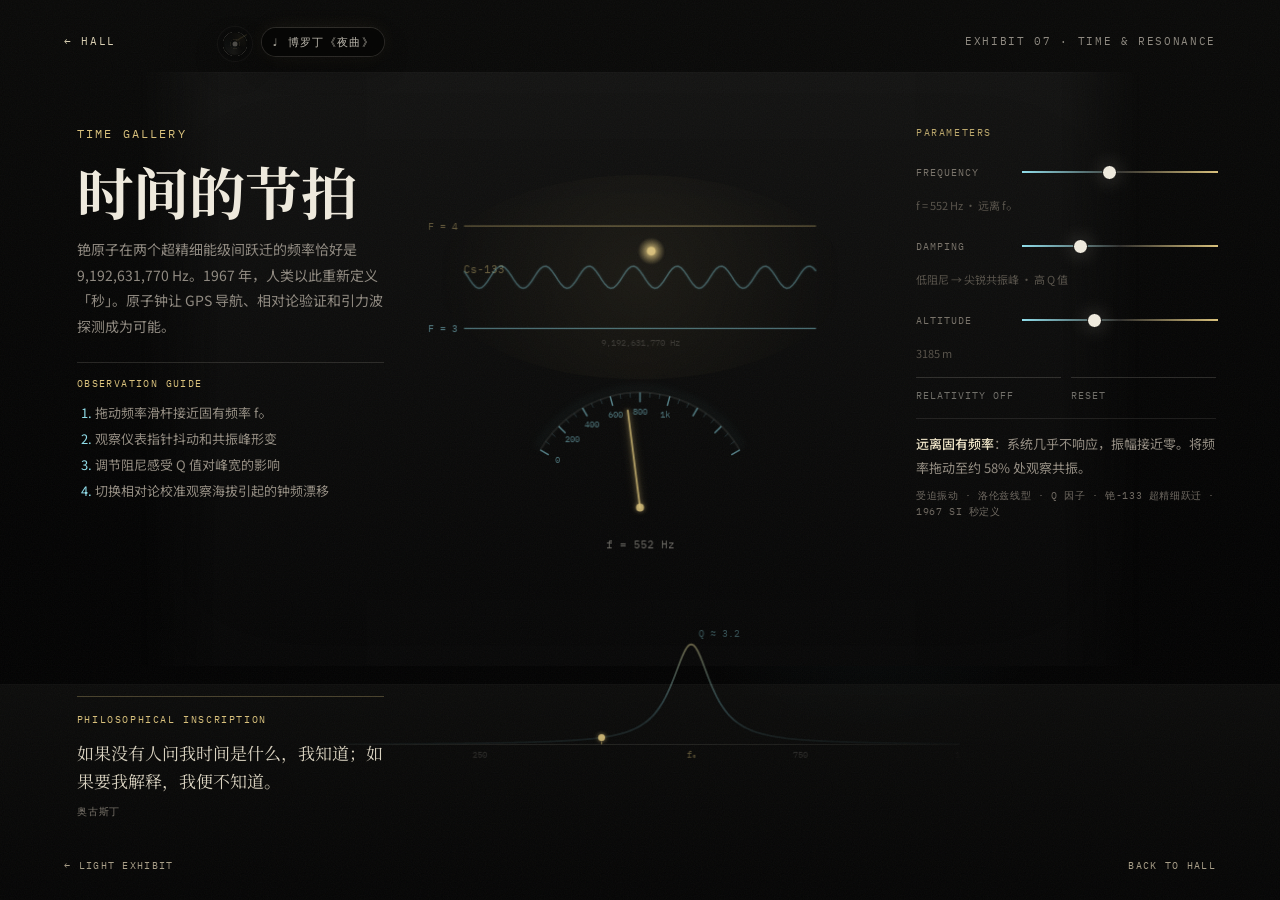
<file: prototype/time-resonance-gallery.html>
<!doctype html>
<html lang="zh-CN">
<head>
  <meta charset="utf-8" />
  <meta name="viewport" content="width=device-width, initial-scale=1" />
  <title>时间与共振 · Time and Resonance</title>
  <link rel="icon" href="data:image/svg+xml,%3Csvg xmlns='http://www.w3.org/2000/svg' viewBox='0 0 64 64'%3E%3Crect width='64' height='64' fill='%23020202'/%3E%3Ccircle cx='32' cy='32' r='12' fill='none' stroke='%23d8c07a' stroke-width='3'/%3E%3Cpath d='M32 20v12l8 4' stroke='%238fddea' stroke-width='2.5' stroke-linecap='round'/%3E%3C/svg%3E">
  <link rel="preconnect" href="https://fonts.googleapis.com">
  <link rel="preconnect" href="https://fonts.gstatic.com" crossorigin>
  <link href="https://fonts.googleapis.com/css2?family=IBM+Plex+Mono:wght@400;500;600&family=Noto+Serif+SC:wght@600;900&family=Noto+Sans+SC:wght@400;500;700&display=swap" rel="stylesheet">
  <link rel="stylesheet" href="./base.css" />
  <style>
    .chamber {
      position: relative; width: 100vw; height: 100vh;
      min-width: 1080px; min-height: 720px; overflow: hidden;
      background:
        radial-gradient(circle at 50% 42%, rgba(216,192,122,.08), transparent 24%),
        radial-gradient(circle at 68% 60%, rgba(143,221,234,.06), transparent 20%),
        linear-gradient(180deg, #080807 0%, #020202 60%, #000 100%);
      isolation: isolate;
    }
    .room { position: absolute; inset: 0; z-index: 1; perspective: 1200px; pointer-events: none; }
    .wall {
      position: absolute; left: 11vw; right: 11vw; top: 8vh; height: 66vh;
      background: linear-gradient(180deg, rgba(17,17,16,.94), rgba(4,4,4,.96));
      border-top: 1px solid rgba(238,233,220,.07);
      box-shadow: inset 0 0 160px rgba(255,255,255,.018), 0 46px 160px rgba(0,0,0,.72);
      mask-image: linear-gradient(90deg, transparent, #000 8%, #000 92%, transparent);
    }
    .floor {
      position: absolute; left: -16vw; right: -16vw; bottom: -34vh; height: 58vh;
      transform: rotateX(65deg); transform-origin: 50% 0;
      border-top: 1px solid rgba(238,233,220,.06);
      background: linear-gradient(180deg, rgba(22,22,20,.48), #020202 68%);
    }
    .light {
      position: absolute; left: 50%; top: 3vh; width: 60vw; height: 72vh;
      transform: translateX(-50%);
      background: conic-gradient(from 180deg at 50% 0%, transparent 0 35%, rgba(216,192,122,.10) 44%, rgba(238,233,220,.08) 50%, rgba(216,192,122,.10) 56%, transparent 65% 100%);
      filter: blur(22px); opacity: .65; mix-blend-mode: screen;
    }

    /* Topline */
    .topline {
      position: absolute; left: clamp(40px,5vw,80px); right: clamp(40px,5vw,80px);
      top: 34px; z-index: 9; display: flex; justify-content: space-between;
      color: #8d887f; font-family: var(--mono); font-size: 11px; letter-spacing: .15em;
    }
    .topline a { color: #d9cfb2; }

    /* Left title panel */
    .title-panel {
      position: absolute; left: clamp(48px,6vw,90px); top: clamp(88px,14vh,136px);
      z-index: 8; width: min(310px,24vw);
    }
    .kicker { color: var(--gold); font-family: var(--mono); font-size: 12px; letter-spacing: .18em; margin-bottom: 20px; }
    h1 { margin: 0; font-family: var(--serif); font-size: clamp(38px,4.4vw,64px); line-height: 1.06; }
    .title-panel .subtitle { margin: 16px 0 0; color: var(--muted); font-size: 14px; line-height: 1.85; }
    .guide { margin-top: 22px; padding-top: 14px; border-top: 1px solid rgba(238,233,220,.14); }
    .guide-title { color: var(--gold); font-family: var(--mono); font-size: 10px; letter-spacing: .14em; margin-bottom: 10px; }
    .guide ol { margin: 0; padding-left: 18px; color: #928b80; font-size: 13px; line-height: 2.0; }
    .guide ol li::marker { color: var(--cyan); }

    /* Central experiment */
    .experiment {
      position: absolute; left: 50%; top: 50%;
      width: min(50vw, 680px); height: min(72vh, 640px);
      transform: translate(-50%, -47%); z-index: 4;
      mask-image: radial-gradient(ellipse at 50% 50%, #000 0 58%, rgba(0,0,0,.6) 78%, transparent 100%);
    }
    #timeCanvas { position: absolute; inset: 0; width: 100%; height: 100%; display: block; }

    /* Right controls */
    .controls {
      position: absolute; right: clamp(46px,5vw,86px); top: clamp(100px,14vh,148px);
      width: min(300px,24vw); z-index: 11;
    }
    .controls-label {
      color: var(--gold); font-family: var(--mono); font-size: 10px;
      letter-spacing: .16em; margin-bottom: 16px; opacity: .85;
    }
    .control-row { display: grid; grid-template-columns: 90px 1fr; gap: 14px; align-items: center; margin-bottom: 16px; }
    .control-row label { color: #777168; font-family: var(--mono); font-size: 10px; letter-spacing: .10em; }
    .ctrl-note { color: #555048; font-size: 11px; margin-top: -8px; margin-bottom: 16px; }
    input[type=range] { appearance: none; width: 100%; height: 30px; background: transparent; cursor: pointer; }
    input[type=range]::-webkit-slider-runnable-track { height: 2px; background: linear-gradient(90deg, var(--cyan), rgba(238,233,220,.18), var(--gold)); }
    input[type=range]::-webkit-slider-thumb {
      appearance: none; width: 15px; height: 15px; margin-top: -6.5px; border-radius: 50%;
      border: 1px solid #050505; background: var(--ink); box-shadow: 0 0 20px rgba(238,233,220,.30);
    }
    /* Toggle buttons — same style as quantum gallery's toggle-btn */
    .toggle-row { display: flex; gap: 10px; margin-bottom: 16px; }
    .toggle-btn {
      flex: 1; border: 0; border-top: 1px solid rgba(238,233,220,.16); padding: 11px 0 0;
      background: transparent; color: rgba(238,233,220,.45); cursor: pointer;
      font-family: var(--mono); font-size: 10px; letter-spacing: .10em; text-align: left;
      transition: color .28s;
    }
    .toggle-btn.active { color: var(--ink); border-top-color: rgba(216,192,122,.5); }
    .readout {
      margin-top: 8px; padding: 13px 0; border-top: 1px solid rgba(238,233,220,.10);
      color: #928b80; font-size: 13px; line-height: 1.85;
    }
    .readout b { color: #eee4c7; font-weight: 500; }
    .readout .physics { display: block; margin-top: 8px; color: #6d675f; font-family: var(--mono); font-size: 10px; letter-spacing: .06em; line-height: 1.6; }

    /* Inscription */
    .inscription {
      position: absolute; left: clamp(48px,6vw,90px); bottom: clamp(62px,9vh,100px);
      z-index: 10; width: min(310px,24vw);
      border-top: 1px solid rgba(216,192,122,.30); padding-top: 16px;
    }
    .inscription .label { color: var(--gold); font-family: var(--mono); font-size: 10px; letter-spacing: .16em; margin-bottom: 13px; }
    .quote { font-family: var(--serif); color: #d8d1bf; font-size: 17px; line-height: 1.65; transition: opacity .35s ease; }
    .source { margin-top: 10px; color: #777168; font-family: var(--mono); font-size: 10px; letter-spacing: .09em; transition: opacity .35s ease; }
    .fade { opacity: 0; }

    /* Navline */
    .navline {
      position: absolute; left: clamp(40px,5vw,80px); right: clamp(40px,5vw,80px);
      bottom: 28px; z-index: 20; display: flex; justify-content: space-between;
      color: #6d675f; font-family: var(--mono); font-size: 10px; letter-spacing: .13em;
    }
    .navline a { color: #a79d86; }

    /* Page transitions */
    .portal-transition.active { opacity: 1; animation: pageVeil .52s cubic-bezier(.22,1,.36,1) forwards; }
    .portal-transition.active::before { animation: none; opacity: 0; transform: none; }
    body.is-entering::before {
      content: ""; position: fixed; inset: 0; z-index: 99; pointer-events: none;
      background: radial-gradient(ellipse at 50% 48%, rgba(238,233,220,.14), rgba(216,192,122,.045) 34%, rgba(3,3,2,.28) 100%);
      animation: pageReveal .72s cubic-bezier(.22,1,.36,1) forwards;
    }
    body.is-leaving main > :not(.portal-transition) { opacity: .72; filter: none !important; transition: opacity .52s cubic-bezier(.22,1,.36,1); }
    @keyframes pageVeil { 0% { background: rgba(0,0,0,0); } 100% { background: radial-gradient(ellipse at 50% 48%, rgba(238,233,220,.14), rgba(216,192,122,.050) 36%, rgba(3,3,2,.18) 100%); } }
    @keyframes pageReveal { from { opacity: 1; } to { opacity: 0; } }
  </style>
  <link rel="stylesheet" href="./gallery-transition.css" />
  <link rel="stylesheet" href="./ambient-audio.css?v=20260630-audio7" />
  <link rel="stylesheet" href="./mobile.css?v=20260630-mobile7" />
</head>
<body class="is-entering" data-ambient-scene="time">
  <main class="chamber">
    <div class="room" aria-hidden="true"><div class="wall"></div><div class="floor"></div><div class="light"></div></div>
    <div class="grain"></div>

    <header class="topline">
      <a href="./hall.html" data-transition>← HALL</a>
      <span>EXHIBIT 07 · TIME &amp; RESONANCE</span>
    </header>

    <section class="title-panel">
      <div class="kicker">TIME GALLERY</div>
      <h1>时间的节拍</h1>
      <p class="subtitle">铯原子在两个超精细能级间跃迁的频率恰好是 9,192,631,770 Hz。1967 年，人类以此重新定义「秒」。原子钟让 GPS 导航、相对论验证和引力波探测成为可能。</p>
      <div class="guide">
        <div class="guide-title">OBSERVATION GUIDE</div>
        <ol>
          <li>拖动频率滑杆接近固有频率 f₀</li>
          <li>观察仪表指针抖动和共振峰形变</li>
          <li>调节阻尼感受 Q 值对峰宽的影响</li>
          <li>切换相对论校准观察海拔引起的钟频漂移</li>
        </ol>
      </div>
    </section>

    <section class="experiment" aria-label="共振与原子钟可视化">
      <canvas id="timeCanvas"></canvas>
    </section>

    <section class="controls">
      <div class="controls-label">PARAMETERS</div>
      <div class="control-row">
        <label for="freqSlider">FREQUENCY</label>
        <input type="range" id="freqSlider" min="0" max="1" step=".001" value=".44" />
      </div>
      <p class="ctrl-note" id="freqNote">f = 552 Hz &nbsp;·&nbsp; 远离 f₀</p>
      <div class="control-row">
        <label for="dampSlider">DAMPING</label>
        <input type="range" id="dampSlider" min="0" max="1" step=".001" value=".28" />
      </div>
      <p class="ctrl-note">低阻尼 → 尖锐共振峰 · 高 Q 值</p>
      <div class="control-row">
        <label for="altSlider">ALTITUDE</label>
        <input type="range" id="altSlider" min="0" max="1" step=".001" value=".36" />
      </div>
      <p class="ctrl-note" id="altNote">0 m &nbsp;·&nbsp; 引力势差 δf/f ≈ gh/c²</p>
      <div class="toggle-row">
        <button class="toggle-btn" id="relBtn" type="button">RELATIVITY OFF</button>
        <button class="toggle-btn" id="resetBtn" type="button">RESET</button>
      </div>
      <div class="readout" id="readout">
        <b>远离固有频率</b>：系统几乎不响应，振幅接近零。将频率滑杆向右拖动至约 58% 处，观察共振峰。
        <span class="physics">物理原理：受迫振动 · 洛伦兹线型 · Q 因子 · 铯原子钟 · 1967 SI 秒定义</span>
      </div>
    </section>

    <aside class="inscription" data-inscription-topic="time">
      <div class="label">PHILOSOPHICAL INSCRIPTION</div>
      <div class="quote"></div>
      <div class="source"></div>
    </aside>

    <nav class="navline">
      <a href="./light-micro-gallery.html" data-transition>← LIGHT EXHIBIT</a>
      <a href="./hall.html" data-transition>BACK TO HALL</a>
    </nav>
    <div class="portal-transition" id="portalTransition" aria-hidden="true"></div>
  </main>

  <script src="./philosophy-inscriptions.js"></script>
  <script src="./ambient-audio.js?v=20260630-audio7"></script>

  <!-- Main canvas script -->
  <script>
  (function () {
    'use strict';

    const canvas  = document.getElementById('timeCanvas');
    const ctx     = canvas.getContext('2d');
    const freqSl  = document.getElementById('freqSlider');
    const dampSl  = document.getElementById('dampSlider');
    const altSl   = document.getElementById('altSlider');
    const relBtn  = document.getElementById('relBtn');
    const resetBtn= document.getElementById('resetBtn');
    const freqNote= document.getElementById('freqNote');
    const altNote = document.getElementById('altNote');
    const readout = document.getElementById('readout');

    let freq    = 0.44;
    let damp    = 0.28;
    let alt     = 0.36;
    let relMode = false;
    let W = 0, H = 0;

    const F0 = 0.58;

    function resize() {
      const rect = canvas.parentElement.getBoundingClientRect();
      W = canvas.width  = Math.floor(rect.width);
      H = canvas.height = Math.floor(rect.height);
    }

    function resonanceAmp() {
      const detune = Math.abs(freq - F0);
      const Q = 1 / (damp * 0.8 + 0.08);
      return 1 / (1 + Math.pow(detune * Q * 10, 2));
    }

    function updateLabels() {
      const hz = Math.round(200 + freq * 800);
      const detune = Math.abs(freq - F0);
      const status = detune < 0.035 ? '共振峰' : detune < 0.12 ? '接近 f₀' : '远离 f₀';
      freqNote.textContent = 'f = ' + hz + ' Hz  ·  ' + status;
      const meters = Math.round(alt * 8848);
      const drift = relMode ? '  ·  δf/f ≈ ' + (9.8 * meters / (9e16)).toExponential(1) : '';
      altNote.textContent = meters + ' m' + drift;
    }

    function updateReadout() {
      const amp = resonanceAmp();
      const detune = Math.abs(freq - F0);
      const hz = Math.round(200 + freq * 800);
      let msg;
      if (detune < 0.035) {
        msg = '<b>共振峰</b>：系统以最大振幅响应。阻尼越低，共振峰越尖锐，铯原子跃迁频率越纯净，时间精度越高。';
      } else if (detune < 0.12) {
        msg = '<b>接近 f₀</b>：振幅上升，能量传递效率提升。继续向右拖动至共振峰。';
      } else {
        msg = '<b>远离固有频率</b>：系统几乎不响应，振幅接近零。将频率拖动至约 58% 处观察共振。';
      }
      if (relMode) {
        const meters = Math.round(alt * 8848);
        const dff = (9.8 * meters / (9e16)).toExponential(2);
        msg += '<br><b>相对论模式</b>：在 ' + meters + ' m 高处，引力势差 gh/c² ≈ ' + dff + '，原子钟比海平面快了这个比例。GPS 卫星每天须校正约 38 μs。';
      }
      msg += '<span class="physics">受迫振动 · 洛伦兹线型 · Q 因子 · 铯-133 超精细跃迁 · 1967 SI 秒定义</span>';
      readout.innerHTML = msg;
    }

    function drawAtomicClock(w, h, amp, t) {
      const zoneH = h * 0.32;
      const cx = w * 0.5;
      const waveW = w * 0.55;
      const waveX0 = cx - waveW / 2;
      const waveX1 = cx + waveW / 2;
      const yUpper = h * 0.12;
      const yLower = h * 0.28;
      const yMid   = (yUpper + yLower) / 2;

      const grd = ctx.createRadialGradient(cx, yMid, 0, cx, yMid, waveW * 0.58);
      grd.addColorStop(0, 'rgba(216,192,122,0.07)');
      grd.addColorStop(1, 'rgba(216,192,122,0)');
      ctx.fillStyle = grd;
      ctx.beginPath(); ctx.ellipse(cx, yMid, waveW * 0.58, zoneH * 0.5, 0, 0, Math.PI * 2); ctx.fill();

      ctx.save();
      ctx.font = '400 11px IBM Plex Mono, monospace';
      ctx.fillStyle = 'rgba(216,192,122,0.45)'; ctx.textAlign = 'left';
      ctx.fillText('Cs-133', waveX0, yMid - 4);
      ctx.restore();

      ctx.save();
      ctx.strokeStyle = 'rgba(216,192,122,0.50)'; ctx.lineWidth = 1.2;
      ctx.beginPath(); ctx.moveTo(waveX0, yUpper); ctx.lineTo(waveX1, yUpper); ctx.stroke();
      ctx.font = '400 10px IBM Plex Mono, monospace';
      ctx.fillStyle = 'rgba(216,192,122,0.55)'; ctx.textAlign = 'right';
      ctx.fillText('F = 4', waveX0 - 6, yUpper + 4);
      ctx.strokeStyle = 'rgba(143,221,234,0.50)';
      ctx.beginPath(); ctx.moveTo(waveX0, yLower); ctx.lineTo(waveX1, yLower); ctx.stroke();
      ctx.fillStyle = 'rgba(143,221,234,0.55)';
      ctx.fillText('F = 3', waveX0 - 6, yLower + 4);
      ctx.restore();

      ctx.save();
      ctx.font = '400 9px IBM Plex Mono, monospace';
      ctx.fillStyle = 'rgba(238,233,220,0.18)'; ctx.textAlign = 'center';
      ctx.fillText('9,192,631,770 Hz', cx, yMid + (yLower - yUpper) * 0.5 + 18);
      ctx.restore();

      const waveAmp  = (yLower - yUpper) * 0.38 * (0.25 + amp * 0.75);
      const waveFreq = 8;
      const speed    = t * 0.003;
      const alpha    = 0.30 + amp * 0.50;
      ctx.save();
      ctx.strokeStyle = 'rgba(143,221,234,' + alpha + ')';
      ctx.lineWidth = 1.5;
      ctx.shadowColor = 'rgba(143,221,234,0.4)';
      ctx.shadowBlur  = amp > 0.5 ? 8 : 3;
      ctx.beginPath();
      for (let i = 0; i <= 120; i++) {
        const px = waveX0 + (waveW * i / 120);
        const phase = (i / 120) * Math.PI * 2 * waveFreq - speed;
        const py = yMid + Math.sin(phase) * waveAmp;
        i === 0 ? ctx.moveTo(px, py) : ctx.lineTo(px, py);
      }
      ctx.stroke(); ctx.restore();

      const atomCycle = (t * 0.0014) % (Math.PI * 2);
      let atomY;
      if (amp > 0.7) { atomY = Math.sin(atomCycle * 3) > 0 ? yUpper : yLower; }
      else { atomY = yMid + Math.sin(atomCycle) * (yLower - yUpper) * 0.48; }
      const atomX = cx + Math.cos(atomCycle * 1.3) * waveW * 0.08;

      const aGrd = ctx.createRadialGradient(atomX, atomY, 0, atomX, atomY, 14);
      aGrd.addColorStop(0, 'rgba(255,255,255,0.90)');
      aGrd.addColorStop(0.3, 'rgba(216,192,122,0.60)');
      aGrd.addColorStop(1, 'rgba(216,192,122,0)');
      ctx.fillStyle = aGrd;
      ctx.beginPath(); ctx.arc(atomX, atomY, 14, 0, Math.PI * 2); ctx.fill();
      ctx.save();
      ctx.fillStyle = amp > 0.7 ? 'rgba(255,255,220,0.95)' : 'rgba(216,192,122,0.90)';
      ctx.shadowColor = 'rgba(216,192,122,0.8)'; ctx.shadowBlur = 6 + amp * 8;
      ctx.beginPath(); ctx.arc(atomX, atomY, 4.5, 0, Math.PI * 2); ctx.fill();
      ctx.restore();
    }

    function drawGauge(w, h, amp, t) {
      const cx = w * 0.50; const cy = h * 0.56;
      const R = Math.max(68, Math.min(w, h) * 0.18);
      const startDeg = 210; const endDeg = 330; const totalAngle = endDeg - startDeg;
      const startRad = startDeg * Math.PI / 180; const endRad = endDeg * Math.PI / 180;

      ctx.save();
      ctx.beginPath(); ctx.arc(cx, cy, R, startRad, endRad);
      ctx.strokeStyle = 'rgba(238,233,220,0.08)'; ctx.lineWidth = 2; ctx.stroke(); ctx.restore();

      ctx.save();
      ctx.beginPath(); ctx.arc(cx, cy, R + 4, startRad, endRad);
      ctx.strokeStyle = 'rgba(143,221,234,' + (0.04 + amp * 0.10) + ')';
      ctx.lineWidth = 8; ctx.filter = 'blur(4px)'; ctx.stroke(); ctx.restore();

      const labels = ['0', '200', '400', '600', '800', '1k'];
      let li = 0;
      for (let deg = startDeg; deg <= endDeg; deg += 5) {
        const rad = deg * Math.PI / 180;
        const isMajor = (deg - startDeg) % 15 === 0;
        const tickLen = isMajor ? 10 : 5;
        const x1 = cx + Math.cos(rad) * R; const y1 = cy + Math.sin(rad) * R;
        const x2 = cx + Math.cos(rad) * (R - tickLen); const y2 = cy + Math.sin(rad) * (R - tickLen);
        ctx.save();
        ctx.strokeStyle = isMajor ? 'rgba(143,221,234,0.55)' : 'rgba(143,221,234,0.22)';
        ctx.lineWidth = isMajor ? 1.5 : 0.8;
        ctx.beginPath(); ctx.moveTo(x1, y1); ctx.lineTo(x2, y2); ctx.stroke(); ctx.restore();
        if (isMajor && li < labels.length) {
          const lx = cx + Math.cos(rad) * (R - 20); const ly = cy + Math.sin(rad) * (R - 20);
          ctx.save(); ctx.font = '400 9px IBM Plex Mono, monospace';
          ctx.fillStyle = 'rgba(143,221,234,0.50)'; ctx.textAlign = 'center'; ctx.textBaseline = 'middle';
          ctx.fillText(labels[li], lx, ly); ctx.restore(); li++;
        }
      }

      let needleAngle = startDeg + freq * totalAngle;
      const detune = Math.abs(freq - F0);
      if (detune < 0.12) { needleAngle += Math.sin(t * 0.08) * amp * 4; }
      const nRad = needleAngle * Math.PI / 180;
      const needleLen = R * 0.85;
      const nx = cx + Math.cos(nRad) * needleLen; const ny = cy + Math.sin(nRad) * needleLen;

      ctx.save();
      ctx.strokeStyle = 'rgba(216,192,122,' + (0.15 + amp * 0.25) + ')'; ctx.lineWidth = 6; ctx.filter = 'blur(5px)';
      ctx.beginPath(); ctx.moveTo(cx, cy); ctx.lineTo(nx, ny); ctx.stroke(); ctx.restore();
      ctx.save();
      ctx.strokeStyle = 'rgba(216,192,122,' + (0.75 + amp * 0.25) + ')'; ctx.lineWidth = 1.8;
      ctx.shadowColor = 'rgba(216,192,122,0.7)'; ctx.shadowBlur = 4 + amp * 6; ctx.lineCap = 'round';
      ctx.beginPath(); ctx.moveTo(cx, cy); ctx.lineTo(nx, ny); ctx.stroke(); ctx.restore();

      ctx.save();
      ctx.fillStyle = 'rgba(216,192,122,0.80)'; ctx.shadowColor = 'rgba(216,192,122,0.6)'; ctx.shadowBlur = 4;
      ctx.beginPath(); ctx.arc(cx, cy, 4, 0, Math.PI * 2); ctx.fill(); ctx.restore();

      const hz = Math.round(200 + freq * 800);
      ctx.save(); ctx.font = '400 11px IBM Plex Mono, monospace';
      ctx.fillStyle = 'rgba(238,233,220,0.45)'; ctx.textAlign = 'center'; ctx.textBaseline = 'top';
      ctx.fillText('f = ' + hz + ' Hz', cx, cy + R * 0.28); ctx.restore();
    }

    function drawResonanceCurve(w, h, amp) {
      const zoneTop = h * 0.76; const baseline = h * 0.93; const zoneH = baseline - zoneTop;
      const Q = 1 / (damp * 0.8 + 0.08); const numPts = 300;
      const pts = [];
      for (let i = 0; i <= numPts; i++) {
        const xNorm = i / numPts;
        const d = xNorm - F0;
        const yNorm = 1 / (1 + Math.pow(d * Q * 8, 2));
        pts.push({ px: xNorm * w, py: baseline - yNorm * zoneH * 0.92, yNorm });
      }

      if (amp > 0.5) {
        ctx.save(); ctx.strokeStyle = 'rgba(216,192,122,' + (amp * 0.25) + ')';
        ctx.lineWidth = 8; ctx.filter = 'blur(6px)';
        ctx.beginPath(); pts.forEach((p, i) => i === 0 ? ctx.moveTo(p.px, p.py) : ctx.lineTo(p.px, p.py));
        ctx.stroke(); ctx.restore();
      }

      ctx.save();
      const cg = ctx.createLinearGradient(0, zoneTop, 0, baseline);
      cg.addColorStop(0, 'rgba(216,192,122,' + (0.5 + amp * 0.45) + ')');
      cg.addColorStop(0.6, 'rgba(143,221,234,' + (0.25 + amp * 0.20) + ')');
      cg.addColorStop(1, 'rgba(143,221,234,0.08)');
      ctx.strokeStyle = cg; ctx.lineWidth = 1.8; ctx.lineJoin = 'round';
      ctx.beginPath(); pts.forEach((p, i) => i === 0 ? ctx.moveTo(p.px, p.py) : ctx.lineTo(p.px, p.py));
      ctx.stroke(); ctx.restore();

      ctx.save(); ctx.strokeStyle = 'rgba(238,233,220,0.12)'; ctx.lineWidth = 1;
      ctx.beginPath(); ctx.moveTo(0, baseline); ctx.lineTo(w, baseline); ctx.stroke(); ctx.restore();

      const markerX = freq * w;
      const dFreq = freq - F0;
      const yNormHere = 1 / (1 + Math.pow(dFreq * Q * 8, 2));
      const markerY = baseline - yNormHere * zoneH * 0.92;
      ctx.save(); ctx.strokeStyle = 'rgba(216,192,122,' + (0.50 + amp * 0.45) + ')'; ctx.lineWidth = 1.2;
      ctx.setLineDash([3, 4]); ctx.beginPath(); ctx.moveTo(markerX, baseline); ctx.lineTo(markerX, markerY); ctx.stroke(); ctx.restore();
      ctx.save(); ctx.fillStyle = 'rgba(216,192,122,0.90)'; ctx.shadowColor = 'rgba(216,192,122,0.7)'; ctx.shadowBlur = 4 + amp * 8;
      ctx.beginPath(); ctx.arc(markerX, markerY, 3.5, 0, Math.PI * 2); ctx.fill(); ctx.restore();

      const peakPx = F0 * w; const peakPy = baseline - zoneH * 0.92;
      if (amp > 0.3) {
        ctx.save(); ctx.fillStyle = 'rgba(255,244,200,' + (amp * 0.95) + ')';
        ctx.shadowColor = 'rgba(216,192,122,0.9)'; ctx.shadowBlur = 6 + amp * 12;
        ctx.beginPath(); ctx.arc(peakPx, peakPy, 3, 0, Math.PI * 2); ctx.fill(); ctx.restore();
      }

      const qDisplay = Math.round(1 / (damp * 0.8 + 0.08) * 5) / 5;
      ctx.save(); ctx.font = '400 9.5px IBM Plex Mono, monospace';
      ctx.fillStyle = 'rgba(143,221,234,' + (0.35 + amp * 0.35) + ')'; ctx.textAlign = 'center';
      ctx.fillText('Q ≈ ' + qDisplay.toFixed(1), peakPx + 28, peakPy - 8); ctx.restore();

      ctx.save(); ctx.font = '400 9px IBM Plex Mono, monospace'; ctx.textAlign = 'center';
      [{ v: 0.0, t: '0' }, { v: 0.25, t: '250' }, { v: F0, t: 'f₀' }, { v: 0.75, t: '750' }, { v: 1.0, t: '1k' }]
        .forEach(l => {
          ctx.fillStyle = l.v === F0 ? 'rgba(216,192,122,' + (0.45 + amp * 0.30) + ')' : 'rgba(238,233,220,0.22)';
          ctx.fillText(l.t, l.v * w, baseline + 14);
        });
      ctx.restore();
    }

    function draw(now) {
      if (!W || !H) { requestAnimationFrame(draw); return; }
      if (document.hidden) { requestAnimationFrame(draw); return; }
      const amp = resonanceAmp();
      const detune = Math.abs(freq - F0);
      ctx.clearRect(0, 0, W, H);

      let jx = 0, jy = 0;
      if (detune < 0.06) {
        const jScale = (1 - detune / 0.06) * amp * 1.5;
        jx = (Math.random() - 0.5) * jScale; jy = (Math.random() - 0.5) * jScale;
      }
      ctx.save(); ctx.translate(jx, jy);

      if (amp > 0.6) {
        const veil = ctx.createRadialGradient(W * 0.5, H * 0.48, 0, W * 0.5, H * 0.48, W * 0.55);
        veil.addColorStop(0, 'rgba(238,233,220,' + ((amp - 0.6) * 0.04) + ')');
        veil.addColorStop(0.5, 'rgba(216,192,122,' + ((amp - 0.6) * 0.02) + ')');
        veil.addColorStop(1, 'rgba(3,3,2,0)');
        ctx.fillStyle = veil; ctx.fillRect(0, 0, W, H);
      }

      drawAtomicClock(W, H, amp, now);
      drawGauge(W, H, amp, now);
      drawResonanceCurve(W, H, amp);
      ctx.restore();
      updateReadout();
      requestAnimationFrame(draw);
    }

    freqSl.addEventListener('input', () => { freq = parseFloat(freqSl.value); updateLabels(); });
    dampSl.addEventListener('input', () => { damp = parseFloat(dampSl.value); updateLabels(); });
    altSl.addEventListener('input',  () => { alt  = parseFloat(altSl.value);  updateLabels(); });

    relBtn.addEventListener('click', () => {
      relMode = !relMode;
      relBtn.classList.toggle('active', relMode);
      relBtn.textContent = relMode ? 'RELATIVITY ON' : 'RELATIVITY OFF';
      updateLabels();
    });

    resetBtn.addEventListener('click', () => {
      freq = 0.44; damp = 0.28; alt = 0.36; relMode = false;
      freqSl.value = freq; dampSl.value = damp; altSl.value = alt;
      relBtn.classList.remove('active'); relBtn.textContent = 'RELATIVITY OFF';
      updateLabels();
    });

    resize();
    window.addEventListener('resize', resize);
    updateLabels();
    requestAnimationFrame(draw);
  })();
  </script>

  <script src="./transition-nav.js"></script>
</body>
</html>
</file>
<file: prototype/mobile.css>
/*
  mobile.css — Responsive overrides for screens ≤ 768px.
  Included in every page via base.css @import or direct <link>.

  Strategy: convert all absolute 3-column layouts (left title / center canvas / right controls)
  into a single scrollable vertical column. Topline and navline stay fixed.
  Each section gets generous padding to avoid overlapping with topline (62px) and navline (56px).
*/

@media (max-width: 768px) {

  /* ── Global ──────────────────────────────────── */
  html, body {
    overflow-y: auto !important;
    overflow-x: hidden !important;
  }

  /* Remove desktop min-width constraints */
  .chamber, .test, .corridor, .gallery, .hall, .entrance {
    min-width: 0 !important;
    min-height: 0 !important;
    height: auto !important;
    min-height: 100svh !important;
  }

  /* Topline: smaller, stays fixed at top */
  .topline {
    left: 16px !important;
    right: 16px !important;
    top: 18px !important;
    font-size: 10px !important;
    letter-spacing: .10em !important;
  }

  /* Navline: stays fixed at bottom */
  .navline {
    left: 16px !important;
    right: 16px !important;
    bottom: 18px !important;
    font-size: 9px !important;
    letter-spacing: .10em !important;
  }

  /* ── index.html (Entrance) ───────────────────── */
  .entrance { height: 100svh !important; min-height: 100svh !important; }
  .entrance .sign {
    top: auto !important;
    bottom: 30vh !important;
    left: 50% !important;
    transform: translateX(-50%) !important;
    text-align: center;
  }
  .entrance .enter-btn {
    left: 50% !important;
    bottom: 18vh !important;
    transform: translateX(-50%) !important;
  }

  /* ── hall.html ───────────────────────────────── */
  .hall {
    display: flex;
    flex-direction: column;
    padding: 70px 0 64px;
  }
  .title {
    position: relative !important;
    left: auto !important; top: auto !important;
    width: auto !important;
    padding: 0 20px;
    margin-bottom: 24px;
  }
  .title h1 { font-size: clamp(32px, 8vw, 48px) !important; }
  .title p { font-size: 13px !important; margin-top: 12px !important; }
  .directory {
    position: relative !important;
    right: auto !important; top: auto !important; bottom: auto !important;
    width: auto !important;
    margin: 0 16px;
    grid-template-rows: repeat(7, auto) !important;
  }
  .entry {
    padding: 14px 0 !important;
    min-height: 52px !important;
  }
  .entry strong { font-size: 16px !important; }
  .note {
    position: relative !important;
    left: auto !important; bottom: auto !important;
    padding: 16px 20px 0;
    font-size: 11px !important;
  }

  /* ── Shared gallery layout (quantum, imaging, time) ──── */
  /* Title panel: top of page, compact */
  .title-panel {
    position: relative !important;
    left: auto !important; top: auto !important;
    width: auto !important;
    padding: 72px 20px 16px;
  }
  .title-panel h1 { font-size: clamp(30px, 7vw, 44px) !important; }
  .title-panel .subtitle { font-size: 13px !important; margin-top: 12px !important; }
  .guide { margin-top: 16px !important; }
  .guide ol { font-size: 12px !important; line-height: 1.9 !important; }

  /* Central experiment / viewer: full-width, square-ish */
  .experiment {
    position: relative !important;
    left: auto !important; top: auto !important;
    width: calc(100vw - 32px) !important;
    height: 52vw !important;
    max-height: 320px !important;
    transform: none !important;
    margin: 0 auto 12px;
  }
  .viewer {
    position: relative !important;
    left: auto !important; top: auto !important;
    width: calc(100vw - 32px) !important;
    height: 56vw !important;
    max-height: 320px !important;
    transform: none !important;
    margin: 0 auto 12px;
  }

  /* Controls panel: below canvas */
  .controls {
    position: relative !important;
    right: auto !important; top: auto !important;
    width: auto !important;
    padding: 0 20px 20px;
  }
  .controls-label { display: none; }

  /* Inscription: hidden on mobile (too cramped) */
  .inscription { display: none !important; }

  /* ── quantum-gallery.html ────────────────────── */
  #quantumCanvas { width: 100% !important; height: 100% !important; }
  .detector { display: none !important; }

  /* ── imaging-gallery.html ────────────────────── */
  .viewer-mask {
    width: 100% !important;
    height: 100% !important;
  }
  .submode-row { grid-template-columns: repeat(3, 1fr) !important; }

  /* ── time-resonance-gallery.html ─────────────── */
  #timeCanvas { width: 100% !important; height: 100% !important; }

  /* ── scale-gallery.html ──────────────────────── */
  .gallery {
    display: flex;
    flex-direction: column;
    padding-top: 62px;
    padding-bottom: 64px;
  }
  .lens-shell {
    position: relative !important;
    left: auto !important; top: auto !important;
    width: calc(100vw - 32px) !important;
    height: 56vw !important;
    max-height: 320px !important;
    transform: none !important;
    margin: 0 auto;
  }
  #scaleCanvas { width: 100% !important; height: 100% !important; }
  .readout {
    position: relative !important;
    left: auto !important; top: auto !important; right: auto !important;
    width: auto !important;
    padding: 16px 20px 0;
    max-width: 100%;
  }
  .controls.gallery-controls, section.controls {
    position: relative !important;
    right: auto !important; top: auto !important;
    width: auto !important;
    padding: 0 20px 16px;
  }
  .ticks { display: none !important; }
  .measure { display: none !important; }
  .title {
    position: relative !important;
    left: auto !important; top: auto !important;
    width: auto !important;
    padding: 0 20px 0;
  }
  .gesture-button { width: 100% !important; margin-top: 12px !important; }

  /* ── physicist-corridor.html ─────────────────── */
  .corridor {
    display: flex;
    flex-direction: column;
    padding: 58px 0 28px;
    overflow-y: auto !important;
    overflow-x: hidden !important;
    min-height: 100svh !important;
    gap: 14px;
  }
  .intro {
    position: relative !important;
    left: auto !important; top: auto !important;
    width: auto !important;
    padding: 0 18px 0;
  }
  .intro .kicker {
    margin-bottom: 12px !important;
    font-size: 10px !important;
  }
  .intro h1 {
    font-size: clamp(30px, 8vw, 42px) !important;
    line-height: 1.02 !important;
  }
  .intro p {
    margin-top: 12px !important;
    font-size: 12px !important;
    line-height: 1.68 !important;
  }
  .progress-panel {
    margin-top: 14px !important;
    padding-top: 10px !important;
    font-size: 10px !important;
  }
  .progress-panel .hint {
    margin-top: 8px !important;
    font-size: 11px !important;
    line-height: 1.55 !important;
  }
  .rail-wrap {
    position: relative !important;
    left: auto !important; right: auto !important;
    top: auto !important; bottom: auto !important;
    height: clamp(258px, 72vw, 332px) !important;
    max-height: none !important;
    margin: 4px 0 0 !important;
    overflow: visible !important;
    mask-image: linear-gradient(90deg, transparent 0, #000 20%, #000 80%, transparent 100%) !important;
  }
  .portrait {
    width: clamp(104px, 28vw, 138px) !important;
    transform: translateX(calc(var(--distance, 0) * 58vw)) translateY(28px) scale(.62) !important;
  }
  .portrait.active {
    width: clamp(168px, 46vw, 218px) !important;
    transform: translateX(0) translateY(10px) scale(1) !important;
  }
  .portrait.near {
    opacity: .36 !important;
  }
  .photo {
    height: clamp(220px, 58vw, 284px) !important;
    outline-offset: 5px !important;
    box-shadow:
      0 24px 58px rgba(0,0,0,.48),
      0 0 0 7px rgba(8,8,7,.72),
      0 0 0 8px rgba(216,192,122,.10),
      inset 0 0 58px rgba(255,255,255,.025) !important;
  }
  .photo img {
    object-fit: contain !important;
    object-position: 50% 50% !important;
    transform: none !important;
    background: #050505 !important;
  }
  .portrait small,
  .portrait strong,
  .photo-credit {
    text-align: center !important;
  }
  .detail {
    position: relative !important;
    right: auto !important; top: auto !important;
    width: auto !important;
    max-height: none !important;
    margin: 0 18px;
    padding: 14px 0 0;
    background: transparent !important;
    box-shadow: none !important;
  }
  .detail .tag {
    font-size: 9px !important;
    margin-bottom: 9px !important;
  }
  .detail h2 {
    font-size: clamp(26px, 7vw, 34px) !important;
    line-height: 1.1 !important;
  }
  .detail p {
    font-size: 12px !important;
    line-height: 1.68 !important;
  }
  .bio-meta {
    grid-template-columns: 1fr !important;
    gap: 8px !important;
    margin-top: 14px !important;
    padding-top: 12px !important;
  }
  .relic {
    margin-top: 12px !important;
    padding-top: 12px !important;
  }
  .relic.unlocked {
    grid-template-columns: 54px 1fr !important;
    gap: 12px !important;
  }
  .totem {
    width: 52px !important;
    height: 52px !important;
  }
  .chips {
    margin-top: 12px !important;
  }
  .corridor > .controls {
    position: relative !important;
    left: auto !important; bottom: auto !important;
    display: grid !important;
    grid-template-columns: repeat(2, minmax(0, 1fr)) !important;
    gap: 12px 18px !important;
    padding: 4px 18px 0 !important;
  }
  .corridor > .controls button,
  .corridor > .controls a {
    width: auto !important;
    min-height: 36px !important;
    font-size: 10px !important;
    letter-spacing: .12em !important;
  }
  .next-gallery {
    position: relative !important;
    right: auto !important; bottom: auto !important;
    width: auto !important;
    display: block !important;
    margin: 18px 18px 42px !important;
    padding-top: 10px !important;
    text-align: left !important;
    font-size: 10px !important;
    letter-spacing: .12em !important;
    clear: both !important;
  }

  /* ── physicist-test.html ─────────────────────── */
  .test {
    display: flex;
    flex-direction: column;
    padding-top: 62px;
    padding-bottom: 64px;
    overflow-y: auto !important;
    min-height: 100svh !important;
  }
  .stage {
    position: relative !important;
    left: auto !important; top: auto !important; bottom: auto !important;
    width: auto !important;
    padding: 0 20px;
  }
  .stage h1 { font-size: clamp(36px, 8vw, 52px) !important; }
  .stage h2 { font-size: clamp(22px, 5.5vw, 32px) !important; }
  .stage.question-mode {
    grid-template-rows: auto auto 1fr !important;
    bottom: auto !important;
    min-height: calc(100svh - 130px) !important;
  }
  .panel {
    position: relative !important;
    right: auto !important; top: auto !important;
    width: auto !important;
    margin: 0 20px;
    padding: 16px 0 0;
  }
  .result-view {
    padding: 0 20px !important;
  }
  .loading { border-radius: 0 !important; }

  /* ── light-micro-gallery.html ────────────────── */
  .chamber.light-chamber {
    display: flex;
    flex-direction: column;
    padding-top: 62px;
    padding-bottom: 64px;
    overflow-y: auto !important;
  }
  .stage.bill-stage {
    position: relative !important;
    left: auto !important; top: auto !important;
    width: auto !important; height: auto !important;
    transform: none !important;
    margin: 0 16px 16px;
  }
  .bill-rig {
    width: calc(100vw - 48px) !important;
    margin: 0 auto !important;
    --rig-rotate-x: 10deg;
    --rig-rotate-y: 0deg;
    --rig-rotate-z: -1deg;
    --rig-scale: .96;
  }

  /* ── Room decorative layers: hide on mobile for performance ── */
  .room, .grain, .ambient-glow { display: none !important; }

  /* ── Portal transition ───────────────────────── */
  .portal-transition { display: none !important; }

  /* ── Mobile refinement pass: atlas + exhibit rooms ── */
  .test,
  .chamber:not(.light-chamber),
  .chamber.light-chamber,
  .corridor {
    width: 100% !important;
    min-height: 100svh !important;
    height: auto !important;
  }

  .test .topline span,
  .corridor .topline span,
  .chamber .topline span {
    max-width: 52vw;
    overflow: hidden;
    text-overflow: ellipsis;
    white-space: nowrap;
    text-align: right;
  }

  /* Test room: make intro/questions readable instead of one-screen cramped. */
  .test {
    gap: 16px;
  }
  .test .stage {
    padding: 0 18px !important;
  }
  .test .stage h1 {
    font-size: clamp(34px, 10vw, 46px) !important;
    line-height: 1.04 !important;
  }
  .test .lead,
  .test .question-text {
    font-size: 13px !important;
    line-height: 1.72 !important;
  }
  .test .stage.question-mode {
    display: block !important;
    min-height: 0 !important;
  }
  .test .question-title {
    font-size: clamp(22px, 6.4vw, 30px) !important;
    line-height: 1.24 !important;
    margin: 8px 0 14px !important;
  }
  .test .answers {
    display: grid !important;
    grid-template-columns: 1fr !important;
    gap: 10px !important;
  }
  .test .answer {
    min-height: 0 !important;
    padding: 13px 0 !important;
  }
  .test .answer span {
    font-size: 13px !important;
    line-height: 1.62 !important;
  }
  .test .panel {
    margin: 0 18px 18px !important;
  }
  .test .navline {
    position: relative !important;
    left: auto !important;
    right: auto !important;
    bottom: auto !important;
    margin: 8px 18px 22px !important;
    display: grid !important;
    grid-template-columns: 1fr 1fr !important;
    gap: 18px !important;
  }

  /* Quantum / imaging / time: one-column museum instrument layout. */
  .chamber:not(.light-chamber) {
    display: flex !important;
    flex-direction: column !important;
    gap: 14px !important;
    padding: 58px 0 24px !important;
    overflow-y: auto !important;
    overflow-x: hidden !important;
  }
  .chamber:not(.light-chamber) .title-panel {
    width: auto !important;
    padding: 0 18px !important;
  }
  .chamber:not(.light-chamber) .title-panel h1 {
    font-size: clamp(28px, 8vw, 40px) !important;
    line-height: 1.08 !important;
  }
  .chamber:not(.light-chamber) .title-panel .subtitle {
    font-size: 12px !important;
    line-height: 1.68 !important;
  }
  .chamber:not(.light-chamber) .guide {
    margin-top: 12px !important;
  }
  .chamber:not(.light-chamber) .guide ol {
    font-size: 11px !important;
    line-height: 1.68 !important;
  }
  .chamber:not(.light-chamber) .experiment,
  .chamber:not(.light-chamber) .viewer {
    width: calc(100vw - 28px) !important;
    height: clamp(230px, 62vw, 330px) !important;
    max-height: none !important;
    margin: 0 auto !important;
  }
  .chamber:not(.light-chamber) .controls {
    width: auto !important;
    padding: 0 18px 0 !important;
  }
  .chamber:not(.light-chamber) .toggle-row {
    display: grid !important;
    grid-template-columns: 1fr !important;
    gap: 10px !important;
  }
  .chamber:not(.light-chamber) .toggle-btn {
    min-height: 38px !important;
    padding-top: 10px !important;
  }
  .chamber:not(.light-chamber) .ctrl-note {
    margin: -4px 0 14px !important;
    font-size: 11px !important;
    line-height: 1.58 !important;
  }
  .chamber:not(.light-chamber) .control-row {
    margin-top: 12px !important;
  }
  .chamber:not(.light-chamber) .control-row label {
    font-size: 10px !important;
    line-height: 1.4 !important;
  }
  .chamber:not(.light-chamber) .control-row input[type=range] {
    min-width: 0 !important;
  }
  .chamber:not(.light-chamber) .mode,
  .chamber:not(.light-chamber) .toggle,
  .chamber:not(.light-chamber) .submode {
    min-height: 36px !important;
  }
  .chamber:not(.light-chamber) .readout,
  .chamber:not(.light-chamber) .mode-readout {
    font-size: 12px !important;
    line-height: 1.65 !important;
  }
  .chamber:not(.light-chamber) .navline {
    position: relative !important;
    left: auto !important;
    right: auto !important;
    bottom: auto !important;
    margin: 4px 18px 20px !important;
    display: grid !important;
    grid-template-columns: 1fr 1fr !important;
    gap: 14px 18px !important;
  }

  /* Light room: keep the banknote as the hero, controls underneath. */
  .chamber.light-chamber,
  .chamber#chamber {
    display: flex !important;
    flex-direction: column !important;
    gap: 14px !important;
    padding: 58px 0 24px !important;
    overflow-y: auto !important;
    overflow-x: hidden !important;
  }
  .chamber.light-chamber .title,
  .chamber#chamber .title {
    padding: 0 18px !important;
  }
  .chamber.light-chamber .title h1,
  .chamber#chamber .title h1 {
    font-size: clamp(30px, 8vw, 42px) !important;
    line-height: 1.06 !important;
  }
  .chamber.light-chamber .title p,
  .chamber#chamber .title p {
    font-size: 12px !important;
    line-height: 1.66 !important;
  }
  .stage.bill-stage,
  .chamber#chamber .stage {
    position: relative !important;
    left: auto !important;
    top: auto !important;
    width: calc(100vw - 28px) !important;
    height: clamp(236px, 66vw, 332px) !important;
    transform: none !important;
    margin: 0 auto !important;
    overflow: hidden !important;
  }
  .bill-rig {
    width: min(calc(100vw - 34px), 620px) !important;
    left: 50% !important;
    top: 50% !important;
    --rig-rotate-x: 10deg;
    --rig-rotate-y: 0deg;
    --rig-rotate-z: -1deg;
    --rig-scale: .96;
  }
  .chamber.light-chamber .controls,
  .chamber#chamber .controls {
    position: relative !important;
    right: auto !important;
    top: auto !important;
    width: auto !important;
    padding: 0 18px !important;
  }
  .modes {
    grid-template-columns: repeat(3, minmax(0, 1fr)) !important;
  }
  .observe-launch,
  .tool-toggle {
    min-height: 38px !important;
  }
  .chamber.light-chamber .mode,
  .chamber#chamber .mode {
    min-height: 40px !important;
    font-size: 11px !important;
  }
  .chamber.light-chamber .control-row,
  .chamber#chamber .control-row {
    grid-template-columns: 1fr !important;
    gap: 8px !important;
    margin-bottom: 16px !important;
  }
  .chamber.light-chamber .control-row label,
  .chamber#chamber .control-row label {
    font-size: 11px !important;
  }
  .panel-hint,
  .readout {
    font-size: 12px !important;
    line-height: 1.6 !important;
  }
  .scope {
    width: min(42vw, 158px) !important;
    height: min(42vw, 158px) !important;
  }
  .chamber.light-chamber .navline,
  .chamber#chamber .navline {
    position: relative !important;
    left: auto !important;
    right: auto !important;
    bottom: auto !important;
    margin: 4px 18px 20px !important;
    display: grid !important;
    grid-template-columns: 1fr !important;
    gap: 14px 18px !important;
  }

  /* Corridor: complete mobile atlas layout, no horizontal drag required. */
  .corridor .detail {
    border-top: 1px solid rgba(238,233,220,.13);
  }
  .corridor > .controls,
  .corridor .next-gallery {
    flex-shrink: 0;
  }
}
</file>
<file: prototype/ambient-audio.css>
.ambient-audio {
  position: fixed;
  left: clamp(178px, 17vw, 268px);
  top: 27px;
  z-index: 72;
  width: 34px;
  height: 34px;
  padding: 0;
  border: 0;
  border-radius: 50%;
  color: rgba(238, 233, 220, .88);
  background:
    radial-gradient(circle at 50% 50%, rgba(3,3,3,.98) 0 18%, rgba(216,192,122,.22) 19% 20%, rgba(8,8,7,.94) 21% 49%, rgba(238,233,220,.30) 50% 51%, rgba(5,5,5,.86) 52% 100%);
  box-shadow:
    0 0 0 1px rgba(238,233,220,.10),
    0 12px 30px rgba(0,0,0,.34),
    inset 0 0 20px rgba(255,255,255,.035);
  cursor: pointer;
  transform: translateY(0) scale(1);
  opacity: .54;
  transition:
    opacity .42s ease,
    filter .28s ease,
    box-shadow .28s ease,
    transform .52s cubic-bezier(.16,1,.3,1);
  -webkit-tap-highlight-color: transparent;
  touch-action: none;
  user-select: none;
}

.ambient-audio:hover,
.ambient-audio:focus-visible {
  opacity: 1;
  outline: none;
  filter: brightness(1.08);
  box-shadow:
    0 0 0 1px rgba(238,233,220,.20),
    0 14px 34px rgba(0,0,0,.42),
    0 0 28px rgba(216,192,122,.12),
    inset 0 0 24px rgba(255,255,255,.05);
}

.ambient-audio::before {
  content: "";
  position: absolute;
  inset: 6px;
  border-radius: 50%;
  background:
    conic-gradient(from 120deg, rgba(238,233,220,.02), rgba(238,233,220,.20), rgba(143,221,234,.08), rgba(238,233,220,.02), rgba(216,192,122,.16), rgba(238,233,220,.02));
  mask-image: radial-gradient(circle, transparent 0 18%, #000 19% 82%, transparent 83%);
  opacity: .62;
}

.ambient-audio::after {
  content: "";
  position: absolute;
  left: 50%;
  top: 50%;
  width: 5px;
  height: 5px;
  border-radius: 50%;
  background: rgba(238,233,220,.72);
  box-shadow: 0 0 14px rgba(238,233,220,.32);
  transform: translate(-50%, -50%);
}

.ambient-audio .ambient-needle {
  position: absolute;
  right: 5px;
  top: 7px;
  width: 13px;
  height: 1px;
  border-radius: 999px;
  background: rgba(216,192,122,.64);
  box-shadow: 0 0 10px rgba(216,192,122,.16);
  transform-origin: 100% 50%;
  transform: rotate(-30deg);
  transition: transform .32s cubic-bezier(.16,1,.3,1), opacity .32s ease;
  opacity: .48;
}

.ambient-audio.is-playing {
  opacity: .96;
}

.ambient-audio.is-loading {
  opacity: .88;
}

.ambient-audio.is-playing::before {
  animation: ambientRecordSpin 5.4s linear infinite;
}

.ambient-audio.is-loading::before {
  animation: ambientRecordSpin 1.8s linear infinite;
}

.ambient-audio.is-playing .ambient-needle {
  opacity: .82;
  transform: rotate(-46deg);
}

.ambient-audio.is-muted {
  opacity: .42;
}

.ambient-audio.is-dragging {
  opacity: .98;
  cursor: grabbing;
  transition: opacity .18s ease, filter .18s ease, box-shadow .18s ease, transform .18s ease;
  transform: scale(1.06);
}

.ambient-audio:hover + .ambient-hint,
.ambient-audio:focus-visible + .ambient-hint {
  opacity: 1 !important;
  transform: translateY(0) scale(1);
}

body.is-entering:not(.ambient-ready) .ambient-audio,
body.is-entering:not(.ambient-ready) .ambient-hint {
  opacity: 0;
  pointer-events: auto;
  transform: translateY(-8px) scale(.88);
}

body.is-leaving .ambient-audio,
body.is-leaving .ambient-hint,
.hall.is-leaving ~ .ambient-audio,
.hall.is-leaving ~ .ambient-hint {
  opacity: 0;
  pointer-events: none;
  transform: translateY(-7px) scale(.90);
}

@keyframes ambientRecordSpin {
  to { transform: rotate(360deg); }
}

@media (max-width: 760px) {
  .ambient-audio {
    transform: none;
    width: 32px;
    height: 32px;
  }
}

/* Music hint — positioned right of disc button, pulsing until user clicks */
.ambient-hint {
  position: fixed;
  left: calc(clamp(178px, 17vw, 268px) + 44px);
  top: 30px;
  z-index: 73;
  color: rgba(238, 233, 220, .78);
  font-family: "IBM Plex Mono", monospace;
  font-size: 11px;
  letter-spacing: .12em;
  pointer-events: none;
  white-space: nowrap;
  line-height: 28px;
  padding: 0 10px;
  border-radius: 999px;
  background: rgba(5, 5, 4, .68);
  box-shadow: 0 0 0 1px rgba(238, 233, 220, .13), 0 12px 26px rgba(0,0,0,.30), 0 0 22px rgba(216,192,122,.08);
  backdrop-filter: blur(10px);
  opacity: 0;
  transform: translateY(-2px) scale(.98);
  transition: opacity .8s ease, transform .52s cubic-bezier(.16,1,.3,1);
  cursor: grab;
  touch-action: none;
  user-select: none;
}

.ambient-hint.is-visible {
  opacity: 1;
  transform: translateY(0) scale(1);
}

@media (max-width: 760px) {
  .ambient-hint {
    line-height: 26px;
  }
}
</file>
<file: prototype/base.css>
/*
  Shared design tokens and reset for all Nobel Physics exhibition pages.
  Each page still owns its own layout and exhibit-specific styles inline.
*/
:root {
  --bg: #020202;
  --ink: #eee9dc;
  --muted: #8e887f;
  --dim: #55514b;
  --line: rgba(238, 233, 220, .14);
  --line-strong: rgba(238, 233, 220, .28);
  --gold: #d8c07a;
  --cyan: #8fddea;
  --red: #ff6b5f;
  --panel: rgba(6, 6, 5, .72);
  --mono: "IBM Plex Mono", monospace;
  --serif: "Noto Serif SC", serif;
  --sans: "Noto Sans SC", sans-serif;
}

* { box-sizing: border-box; }
html, body { margin: 0; min-height: 100%; background: var(--bg); color: var(--ink); }
body { font-family: var(--sans); overflow: hidden; }
a { color: inherit; text-decoration: none; }
button, input { font: inherit; }

/* Mobile: allow vertical scroll */
@media (max-width: 768px) {
  body { overflow-y: auto !important; overflow-x: hidden !important; }
}

/* Film grain overlay — place a div.grain inside the page root */
.grain {
  position: absolute;
  inset: 0;
  z-index: 50;
  pointer-events: none;
  opacity: .14;
  mix-blend-mode: screen;
  background-image: url("data:image/svg+xml,%3Csvg xmlns='http://www.w3.org/2000/svg' width='180' height='180'%3E%3Cfilter id='n'%3E%3CfeTurbulence type='fractalNoise' baseFrequency='.86' numOctaves='3' stitchTiles='stitch'/%3E%3C/filter%3E%3Crect width='180' height='180' filter='url(%23n)' opacity='.32'/%3E%3C/svg%3E");
}

/* Portal transition overlay — used by transition-nav.js */
.portal-transition {
  position: fixed;
  inset: 0;
  z-index: 100;
  pointer-events: none;
  opacity: 0;
  background: transparent;
}

/* Mobile responsive overrides */
@import url("./mobile.css?v=20260630-mobile7");
</file>
<file: prototype/gallery-transition.css>
/*
  Shared exhibit transition contract.
  Hall exit ends on a light museum mist; each exhibit starts from the same mist
  and lets its room plane settle in, avoiding blackouts and portal rings.
*/
body.is-entering::before {
  content: "" !important;
  position: fixed !important;
  inset: 0 !important;
  z-index: 99 !important;
  pointer-events: none !important;
  background:
    radial-gradient(ellipse at 50% 48%, rgba(238,233,220,.13), rgba(216,192,122,.046) 34%, rgba(3,3,2,.18) 100%),
    linear-gradient(90deg, transparent 0 28%, rgba(238,233,220,.035) 46%, rgba(143,221,234,.025) 50%, rgba(238,233,220,.035) 54%, transparent 72% 100%) !important;
  animation: exhibitRevealVeil .76s cubic-bezier(.22,1,.36,1) forwards !important;
}

body.is-entering main {
  animation: exhibitSceneSettle .76s cubic-bezier(.16,1,.3,1) both !important;
  transform-origin: 50% 54%;
}

body.is-leaving main > :not(.portal-transition) {
  opacity: .46 !important;
  filter: none !important;
  transition:
    opacity .62s cubic-bezier(.22,1,.36,1),
    filter .62s cubic-bezier(.22,1,.36,1) !important;
}

body.is-leaving main {
  animation: exhibitSceneDepart .62s cubic-bezier(.22,1,.36,1) both !important;
  transform-origin: 50% 54%;
}

.portal-transition {
  background: transparent !important;
}

.portal-transition.active {
  opacity: 1 !important;
  animation: exhibitWalkVeil .62s cubic-bezier(.22,1,.36,1) forwards !important;
}

.portal-transition.active::before {
  animation: none !important;
  opacity: 0 !important;
  transform: none !important;
}

.portal-transition::after {
  content: "" !important;
  position: absolute !important;
  inset: -12% !important;
  pointer-events: none !important;
  background:
    linear-gradient(90deg, transparent 0 24%, rgba(238,233,220,.060) 44%, rgba(143,221,234,.034) 50%, rgba(238,233,220,.060) 56%, transparent 76% 100%),
    radial-gradient(ellipse at 50% 48%, rgba(238,233,220,.12), rgba(216,192,122,.040) 34%, transparent 72%) !important;
  filter: blur(20px) !important;
  opacity: 0 !important;
  transform: translateY(12px) scale(1.02) !important;
}

.portal-transition.active::after {
  animation: exhibitPassageDrift .62s cubic-bezier(.16,1,.3,1) forwards !important;
}

@keyframes exhibitSceneSettle {
  0% {
    opacity: .64;
    transform: translateY(18px) scale(1.018);
    filter: saturate(.92);
  }
  42% {
    opacity: .92;
  }
  100% {
    opacity: 1;
    transform: translateY(0) scale(1);
    filter: saturate(1);
  }
}

@keyframes exhibitRevealVeil {
  0% { opacity: 1; }
  100% { opacity: 0; }
}

@keyframes exhibitSceneDepart {
  0% {
    transform: translateY(0) scale(1);
  }
  100% {
    transform: translateY(-14px) scale(.988);
  }
}

@keyframes exhibitWalkVeil {
  0% { background: rgba(0,0,0,0); }
  100% {
    background:
      radial-gradient(ellipse at 50% 48%, rgba(238,233,220,.12), rgba(216,192,122,.042) 34%, rgba(3,3,2,.16) 100%),
      linear-gradient(90deg, transparent 0 28%, rgba(238,233,220,.032) 46%, rgba(143,221,234,.022) 50%, rgba(238,233,220,.032) 54%, transparent 72% 100%);
  }
}

@keyframes exhibitPassageDrift {
  0% {
    opacity: 0;
    transform: translateY(16px) scale(1.01);
  }
  32% {
    opacity: .88;
  }
  100% {
    opacity: .28;
    transform: translateY(-10px) scale(1.14);
  }
}

@media (prefers-reduced-motion: reduce) {
  body.is-entering::before,
  body.is-entering main,
  body.is-leaving main,
  .portal-transition.active::after,
  .portal-transition.active {
    animation: none !important;
  }
}
</file>
